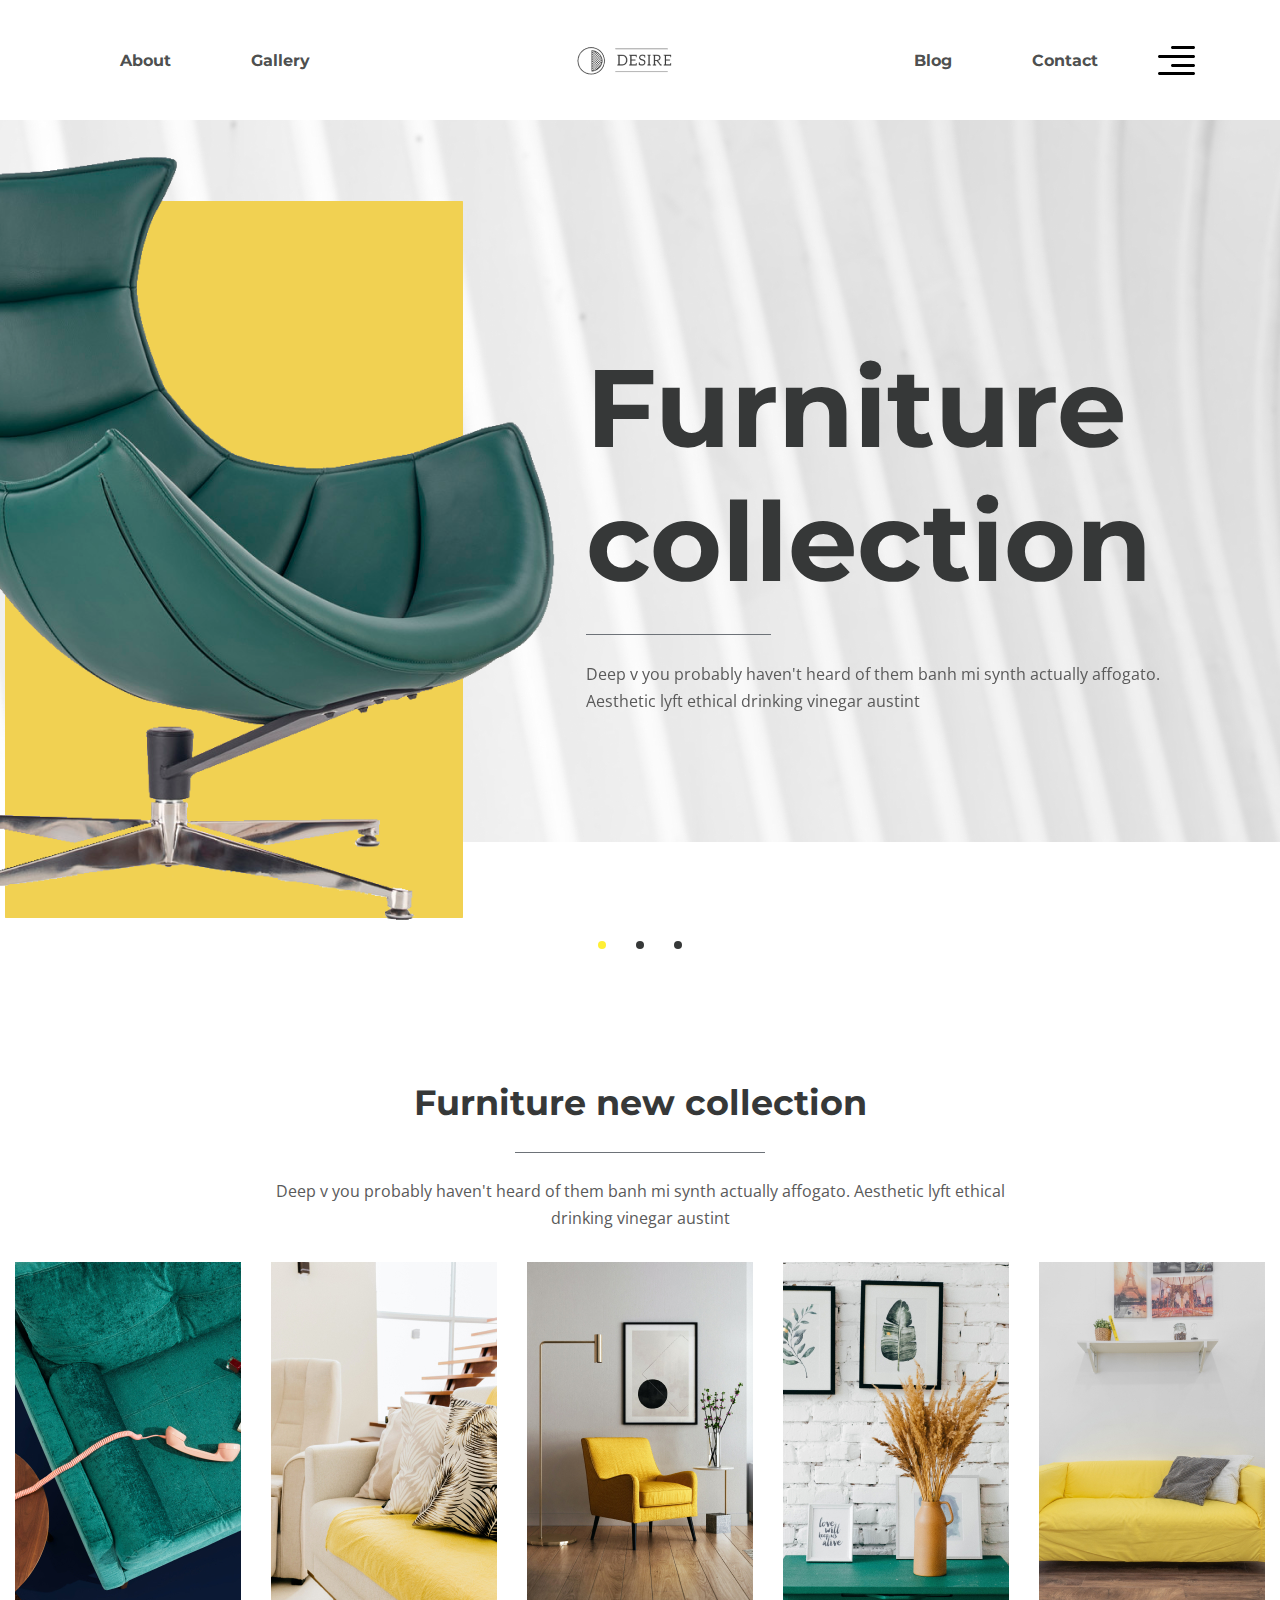
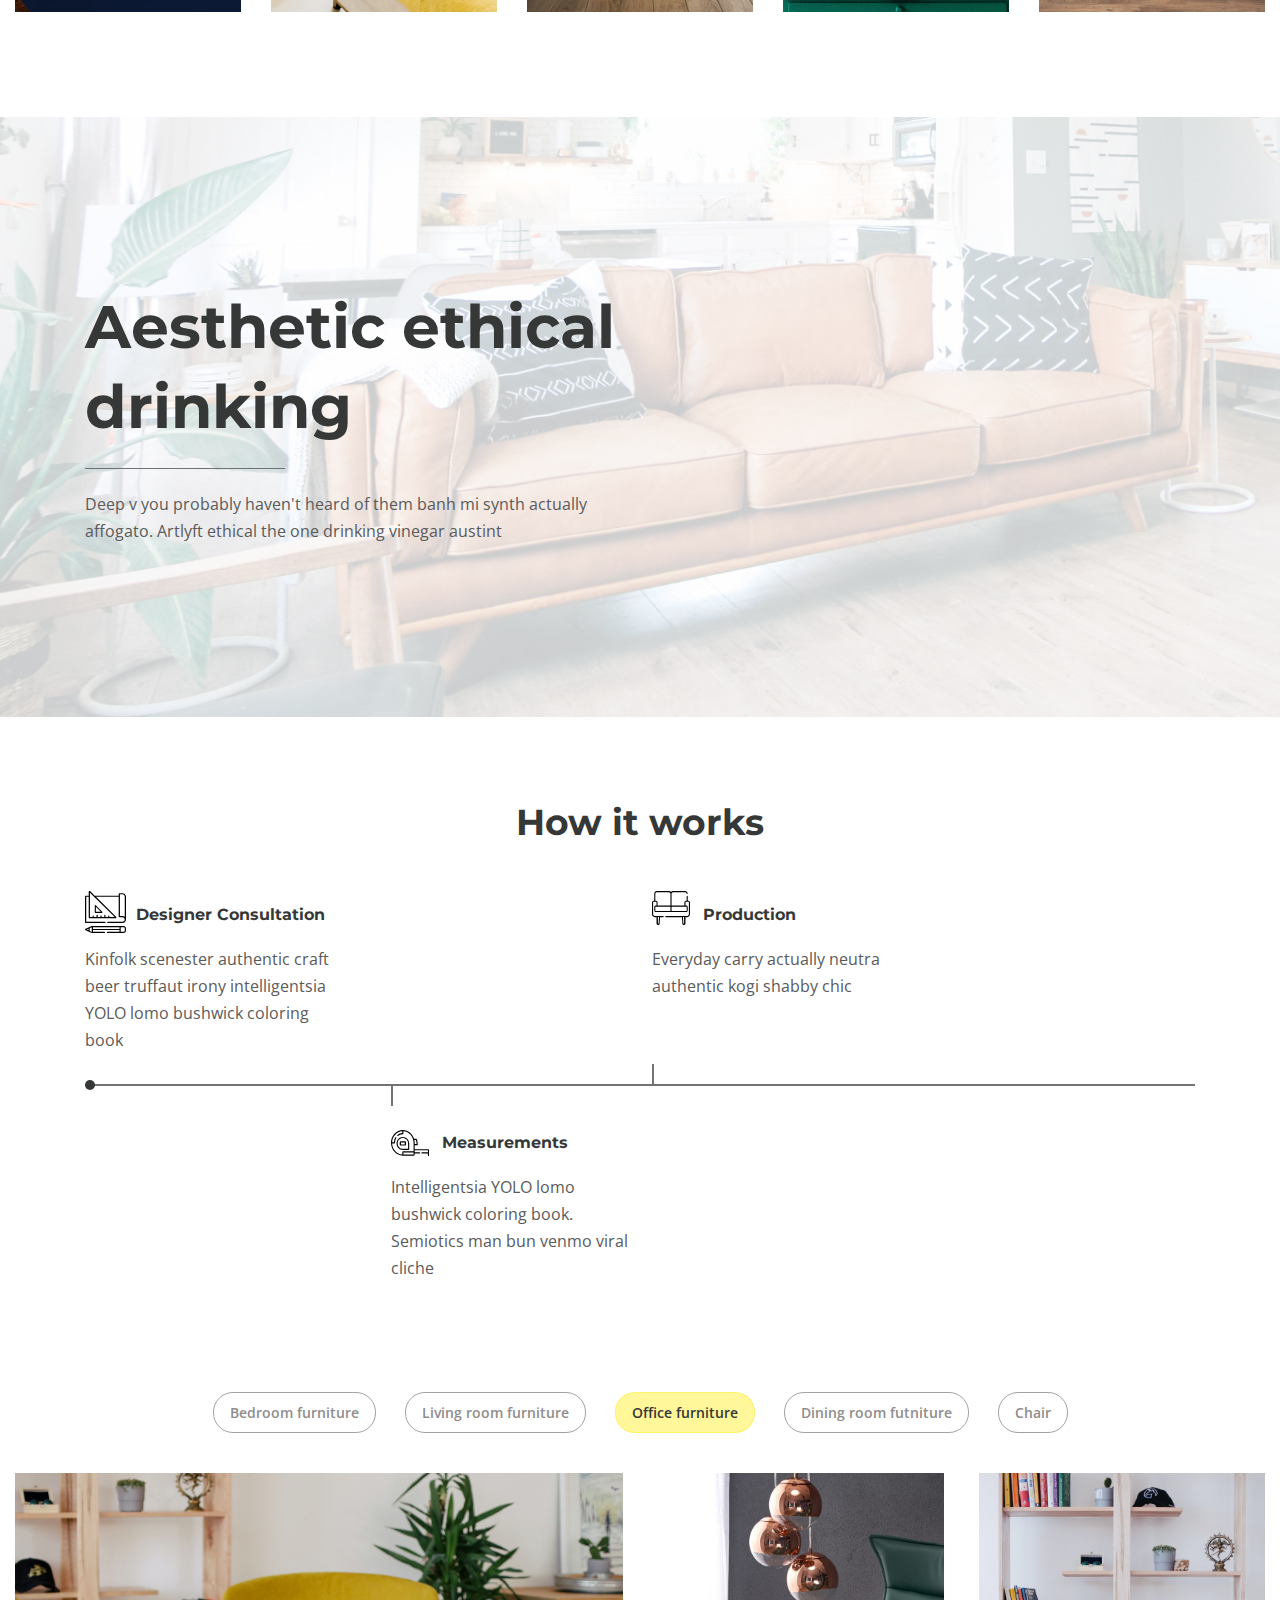
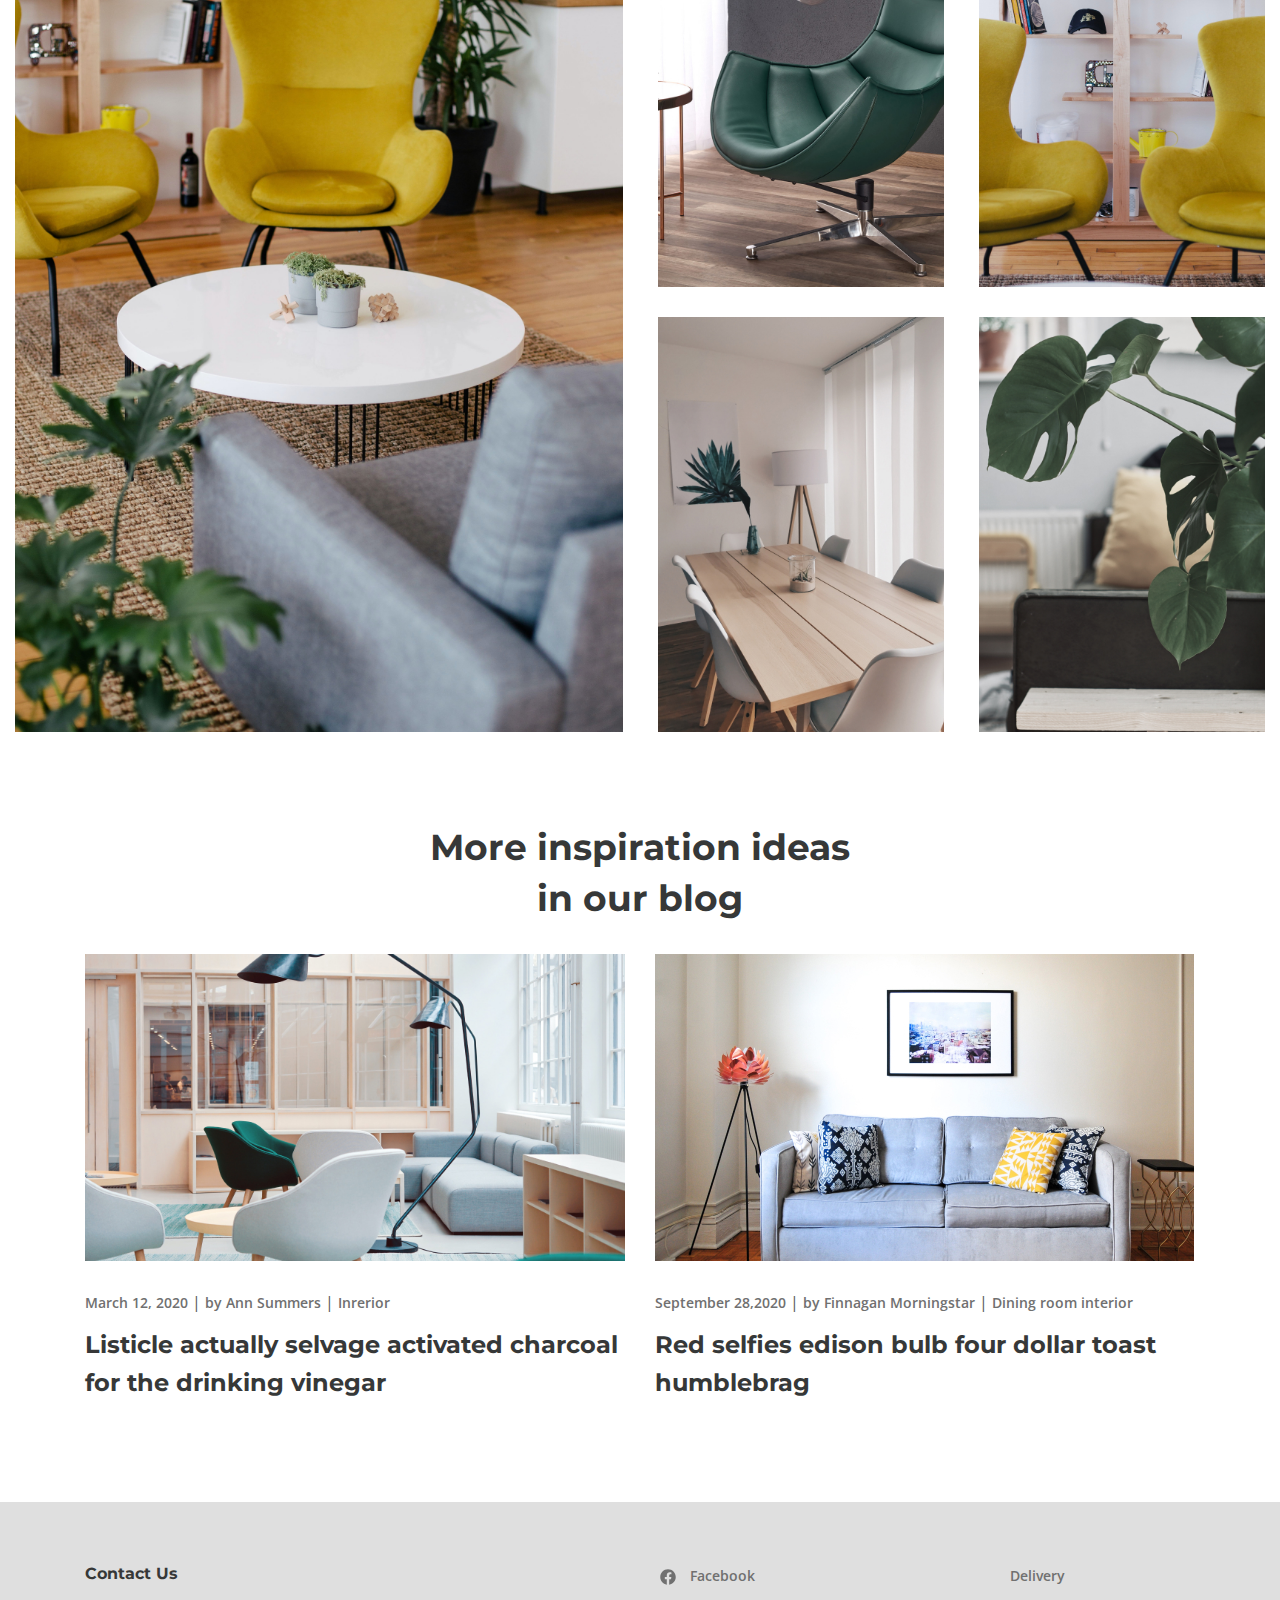
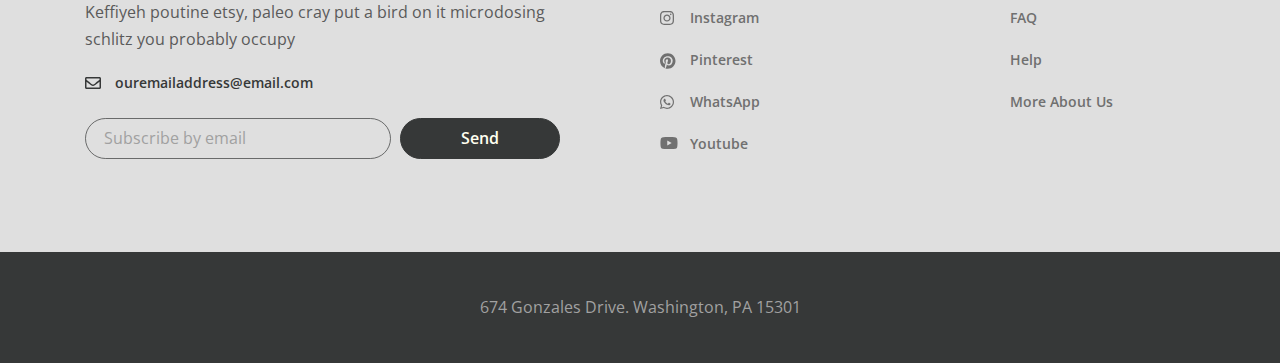
<file: app/index.html>
<!DOCTYPE html>
<html lang="en">

<head>
  <meta charset="UTF-8">
  <meta name="viewport" content="width=device-width, initial-scale=1.0">
  <title>Desire</title>
  <link rel="preconnect" href="https://fonts.gstatic.com">
  <link href="https://fonts.googleapis.com/css2?family=Montserrat:wght@700&family=Open+Sans:ital,wght@0,400;0,600;1,300&display=swap" rel="stylesheet">
  <link rel="stylesheet" href="css/style.min.css">
</head>

<body>
  <div class="wrapper">
    <header class="header">
      <div class="container">
        <div class="header__inner">
          <nav class="menu">
            <ul class="menu__list">
              <li class="menu__list-item"><a class="menu__list-link" href="about.html">About</a></li>
              <li class="menu__list-item"><a class="menu__list-link" href="gallery.html">Gallery</a></li>
            </ul>
          </nav>

          <a href="/" class="logo"><img src="images/logo.png" alt="logo"></a>

          <nav class="menu">
            <ul class="menu__list">
              <li class="menu__list-item"><a class="menu__list-link" href="blog.html">Blog</a></li>
              <li class="menu__list-item"><a class="menu__list-link" href="contacts.html">Contact</a></li>
            </ul>
          </nav>

          <button class="header__btn">
            <img src="images/icon_menu.svg" alt="icon_menu">
          </button>

          <div class="rightside-menu rightside-menu--close">
            <button class="rightside-menu__close"><img src="images/close.svg" alt="close"></button>

            <div class="rightside-menu__content">
              <a class="rightside-menu__logo" href="#"><img src="images/logo-rightside-menu.png" alt="logo"></a>

              <h4 class="rightside-menu__title">Furniture for life</h4>
              <p class="rightside-menu__text">Sustainable hot chicken skateboard, dreamcatcher meggings actually squid. Slow-carb everyday carry +1 art party microdosing, put a bird on it brooklyn</p>
              <img class="rightside-menu__img" src="images/content/rightside-menu-img.jpg" alt="rightside-menu-img">
            </div>
          </div>
        </div>
      </div>
    </header>

    <main class="main">
      <section class="top">
        <div class="top__inner">
          <div class="top__slider">
            <div class="top__slider-item">
              <img src="images/content/slider-img.png" alt="images" class="top__slider-img">

              <div class="top__slider-info">
                <h2 class="top__slider-title">Furniture collection</h2>
                <p class="top__slider-text">Deep v you probably haven't heard of them banh mi synth actually affogato. Aesthetic lyft ethical drinking vinegar austint</p>
              </div>
            </div>

            <div class="top__slider-item">
              <img src="images/content/slider-img.png" alt="images" class="top__slider-img">

              <div class="top__slider-info">
                <h2 class="top__slider-title">Furniture collection</h2>
                <p class="top__slider-text">Deep v you probably haven't heard of them banh mi synth actually affogato. Aesthetic lyft ethical drinking vinegar austint</p>
              </div>
            </div>

            <div class="top__slider-item">
              <img src="images/content/slider-img.png" alt="images" class="top__slider-img">

              <div class="top__slider-info">
                <h2 class="top__slider-title">Furniture collection</h2>
                <p class="top__slider-text">Deep v you probably haven't heard of them banh mi synth actually affogato. Aesthetic lyft ethical drinking vinegar austint</p>
              </div>
            </div>

          </div>
        </div>
      </section>

      <section class="new-collection">
        <div class="container-fluid">
          <h3 class="new-collection__title">Furniture new collection</h3>
          <p class="new-collection__text">Deep v you probably haven't heard of them banh mi synth actually affogato. Aesthetic lyft ethical drinking vinegar austint</p>

          <div class="collection">
            <a class="collection__item" href="#">
              <img src="images/content/collection-item-1.jpg" alt="collection image" class="collection__img">
              <div class="collection__info">
                <h6 class="collection__info-title">Truffaut literally trust</h6>
                <p class="collection__info-text">Living room furntiture | Chair</p>
              </div>
            </a>

            <a class="collection__item" href="#">
              <img src="images/content/collection-item-2.jpg" alt="collection image" class="collection__img">
              <div class="collection__info">
                <h6 class="collection__info-title">Truffaut literally trust</h6>
                <p class="collection__info-text">Living room furntiture | Chair</p>
              </div>
            </a>

            <a class="collection__item" href="#">
              <img src="images/content/collection-item-3.jpg" alt="collection image" class="collection__img">
              <div class="collection__info">
                <h6 class="collection__info-title">Truffaut literally trust</h6>
                <p class="collection__info-text">Living room furntiture | Chair</p>
              </div>
            </a>

            <a class="collection__item" href="#">
              <img src="images/content/collection-item-4.jpg" alt="collection image" class="collection__img">
              <div class="collection__info">
                <h6 class="collection__info-title">Truffaut literally trust</h6>
                <p class="collection__info-text">Living room furntiture | Chair</p>
              </div>
            </a>

            <a class="collection__item" href="#">
              <img src="images/content/collection-item-5.jpg" alt="collection image" class="collection__img">
              <div class="collection__info">
                <h6 class="collection__info-title">Truffaut literally trust</h6>
                <p class="collection__info-text">Living room furntiture | Chair</p>
              </div>
            </a>
          </div>
        </div>
      </section>

      <section class="decor">
        <div class="container">
          <h2 class="decor__title">Aesthetic ethical drinking</h2>
          <p class="decor__text">Deep v you probably haven't heard of them banh mi synth actually affogato. Artlyft ethical the one drinking vinegar austint</p>
        </div>
      </section>

      <section class="works-path">
        <div class="container">
          <h3 class="works-path__title">How it works</h3>

          <div class="works-path__items">
            <div class="works-path__items--box">
              <div class="works-path__item works-path__item--designer">
                <h6 class="works-path__item-title works-path__item-title--designer">Designer Consultation</h6>
                <p class="works-path__item-text">Kinfolk scenester authentic craft beer truffaut irony intelligentsia YOLO lomo bushwick coloring book</p>
              </div>

              <div class="works-path__item works-path__item--production">
                <h6 class="works-path__item-title works-path__item-title--production">Production</h6>
                <p class="works-path__item-text">Everyday carry actually neutra authentic kogi shabby chic</p>
              </div>
            </div>

            <div class="works-path__item works-path__item--measurements">
              <h6 class="works-path__item-title works-path__item-title--measurements">Measurements</h6>
              <p class="works-path__item-text">Intelligentsia YOLO lomo bushwick coloring book. Semiotics man bun venmo viral cliche</p>
            </div>
          </div>
        </div>
      </section>

      <div class="gallery">
        <div class="container-fluid">
          <div class="gallery__buttons">
            <button class="gallery__btn" data-filter=".category-bedroom">Bedroom furniture</button>
            <button class="gallery__btn" data-filter=".category-living">Living room furniture</button>
            <button class="gallery__btn" data-filter=".category-office">Office furniture</button>
            <button class="gallery__btn" data-filter=".category-dining">Dining room futniture</button>
            <button class="gallery__btn" data-filter=".category-chair">Chair</button>
          </div>

          <div class="gallery__inner">
            <div class="gallery__items mix category-bedroom">
              <a class="gallery__item" href="#"><img class="gallery__img" src="images/gallery/gallery_1.jpg" alt="images"></a>
              <a class="gallery__item" href="#"><img class="gallery__img" src="images/gallery/gallery_2.jpg" alt="images"></a>
              <a class="gallery__item" href="#"><img class="gallery__img" src="images/gallery/gallery_3.jpg" alt="images"></a>
              <a class="gallery__item" href="#"><img class="gallery__img" src="images/gallery/gallery_4.jpg" alt="images"></a>
              <a class="gallery__item" href="#"><img class="gallery__img" src="images/gallery/gallery_5.jpg" alt="images"></a>
            </div>

            <div class="gallery__items mix category-living">
              <a class="gallery__item" href="#"><img class="gallery__img" src="images/gallery/gallery_1.jpg" alt="images"></a>
              <a class="gallery__item" href="#"><img class="gallery__img" src="images/gallery/gallery_2.jpg" alt="images"></a>
              <a class="gallery__item" href="#"><img class="gallery__img" src="images/gallery/gallery_3.jpg" alt="images"></a>
              <a class="gallery__item" href="#"><img class="gallery__img" src="images/gallery/gallery_4.jpg" alt="images"></a>
              <a class="gallery__item" href="#"><img class="gallery__img" src="images/gallery/gallery_5.jpg" alt="images"></a>
            </div>

            <div class="gallery__items mix category-office">
              <a class="gallery__item" href="#"><img class="gallery__img" src="images/gallery/gallery_1.jpg" alt="images"></a>
              <a class="gallery__item" href="#"><img class="gallery__img" src="images/gallery/gallery_2.jpg" alt="images"></a>
              <a class="gallery__item" href="#"><img class="gallery__img" src="images/gallery/gallery_3.jpg" alt="images"></a>
              <a class="gallery__item" href="#"><img class="gallery__img" src="images/gallery/gallery_4.jpg" alt="images"></a>
              <a class="gallery__item" href="#"><img class="gallery__img" src="images/gallery/gallery_5.jpg" alt="images"></a>
            </div>

            <div class="gallery__items mix category-dining">
              <a class="gallery__item" href="#"><img class="gallery__img" src="images/gallery/gallery_1.jpg" alt="images"></a>
              <a class="gallery__item" href="#"><img class="gallery__img" src="images/gallery/gallery_2.jpg" alt="images"></a>
              <a class="gallery__item" href="#"><img class="gallery__img" src="images/gallery/gallery_3.jpg" alt="images"></a>
              <a class="gallery__item" href="#"><img class="gallery__img" src="images/gallery/gallery_4.jpg" alt="images"></a>
              <a class="gallery__item" href="#"><img class="gallery__img" src="images/gallery/gallery_5.jpg" alt="images"></a>
            </div>

            <div class="gallery__items mix category-chair">
              <a class="gallery__item" href="#"><img class="gallery__img" src="images/gallery/gallery_1.jpg" alt="images"></a>
              <a class="gallery__item" href="#"><img class="gallery__img" src="images/gallery/gallery_2.jpg" alt="images"></a>
              <a class="gallery__item" href="#"><img class="gallery__img" src="images/gallery/gallery_3.jpg" alt="images"></a>
              <a class="gallery__item" href="#"><img class="gallery__img" src="images/gallery/gallery_4.jpg" alt="images"></a>
              <a class="gallery__item" href="#"><img class="gallery__img" src="images/gallery/gallery_5.jpg" alt="images"></a>
            </div>
          </div>
        </div>
      </div>

      <section class="blog-box">
        <div class="container">
          <h3 class="blog-box__title">More inspiration ideas in our blog</h3>

          <div class="blog-box__items">
            <div class="blog-box__item">
              <a class="blog-box__img-link" href="#"><img class="blog-box__img" src="images/blog/blog-img-1.jpg" alt="blog-img-1"></a>

              <div class="blog-box__links">
                <a class="blog-box__date" href="#">March 12, 2020</a> |
                <a class="blog-box__author" href="#">by Ann Summers</a> |
                <a class="blog-box__theme" href="#">Inrerior</a>
              </div>

              <a class="blog-box__item-link" href="#"><h4 class="blog-box__item-title">Listicle actually selvage activated charcoal for the drinking vinegar</h4></a>
            </div>

            <div class="blog-box__item">
              <a class="blog-box__img-link" href="#"><img class="blog-box__img" src="images/blog/blog-img-2.jpg" alt="blog-img-2"></a>

              <div class="blog-box__links">
                <a class="blog-box__date" href="#">September 28,2020</a> |
                <a class="blog-box__author" href="#">by Finnagan Morningstar</a> |
                <a class="blog-box__theme" href="#">Dining room interior</a>
              </div>

              <a class="blog-box__item-link" href="#"><h4 class="blog-box__item-title">Red selfies edison bulb four dollar toast humblebrag</h4></a>
            </div>
          </div>
        </div>
      </section>

    </main>

    <footer class="footer">
      <div class="footer__content">
        <div class="container">
          <div class="footer__inner">
            <div class="footer__info">
              <h6 class="footer__info-title">Contact Us</h6>
              <p class="footer__info-text">Keffiyeh poutine etsy, paleo cray put a bird on it microdosing schlitz you probably occupy</p>
              <a class="email" href="mailto:ouremailaddress@email.com">ouremailaddress@email.com</a>

              <form action="https://postman-echo.com/post" class="footer__form">
                <input class="footer__form-input input" type="email" placeholder="Subscribe by email">
                <button class="form-button">Send</button>
              </form>
            </div>

            <ul class="footer__social">
              <li class="footer__social-item"><a class="footer__social-link footer__social-link--facebook" href="#" aria-label="our page in Facebook">Facebook</a></li>
              <li class="footer__social-item"><a class="footer__social-link footer__social-link--instagram" href="#" aria-label="our page in Instagram">Instagram</a></li>
              <li class="footer__social-item"><a class="footer__social-link footer__social-link--pinterest" href="#" aria-label="our page in Pinterest">Pinterest</a></li>
              <li class="footer__social-item"><a class="footer__social-link footer__social-link--whatsapp" href="#" aria-label="our page in WhatsApp">WhatsApp</a></li>
              <li class="footer__social-item"><a class="footer__social-link footer__social-link--youtube" href="#" aria-label="our page in Youtube">Youtube</a></li>
            </ul>

            <nav class="footer__menu">
              <ul class="footer__menu-list">
                <li class="footer__menu-item"><a href="#" class="footer__menu-link">Delivery</a></li>
                <li class="footer__menu-item"><a href="#" class="footer__menu-link">FAQ</a></li>
                <li class="footer__menu-item"><a href="#" class="footer__menu-link">Help</a></li>
                <li class="footer__menu-item"><a href="#" class="footer__menu-link">More About Us</a></li>
              </ul>
            </nav>
          </div>
        </div>
      </div>

      <div class="footer__copyright">
        <div class="container">674 Gonzales Drive. Washington, PA 15301</div>
      </div>
    </footer>
  </div>



  <script src="js/main.min.js"></script>
</body>

</html>
</file>
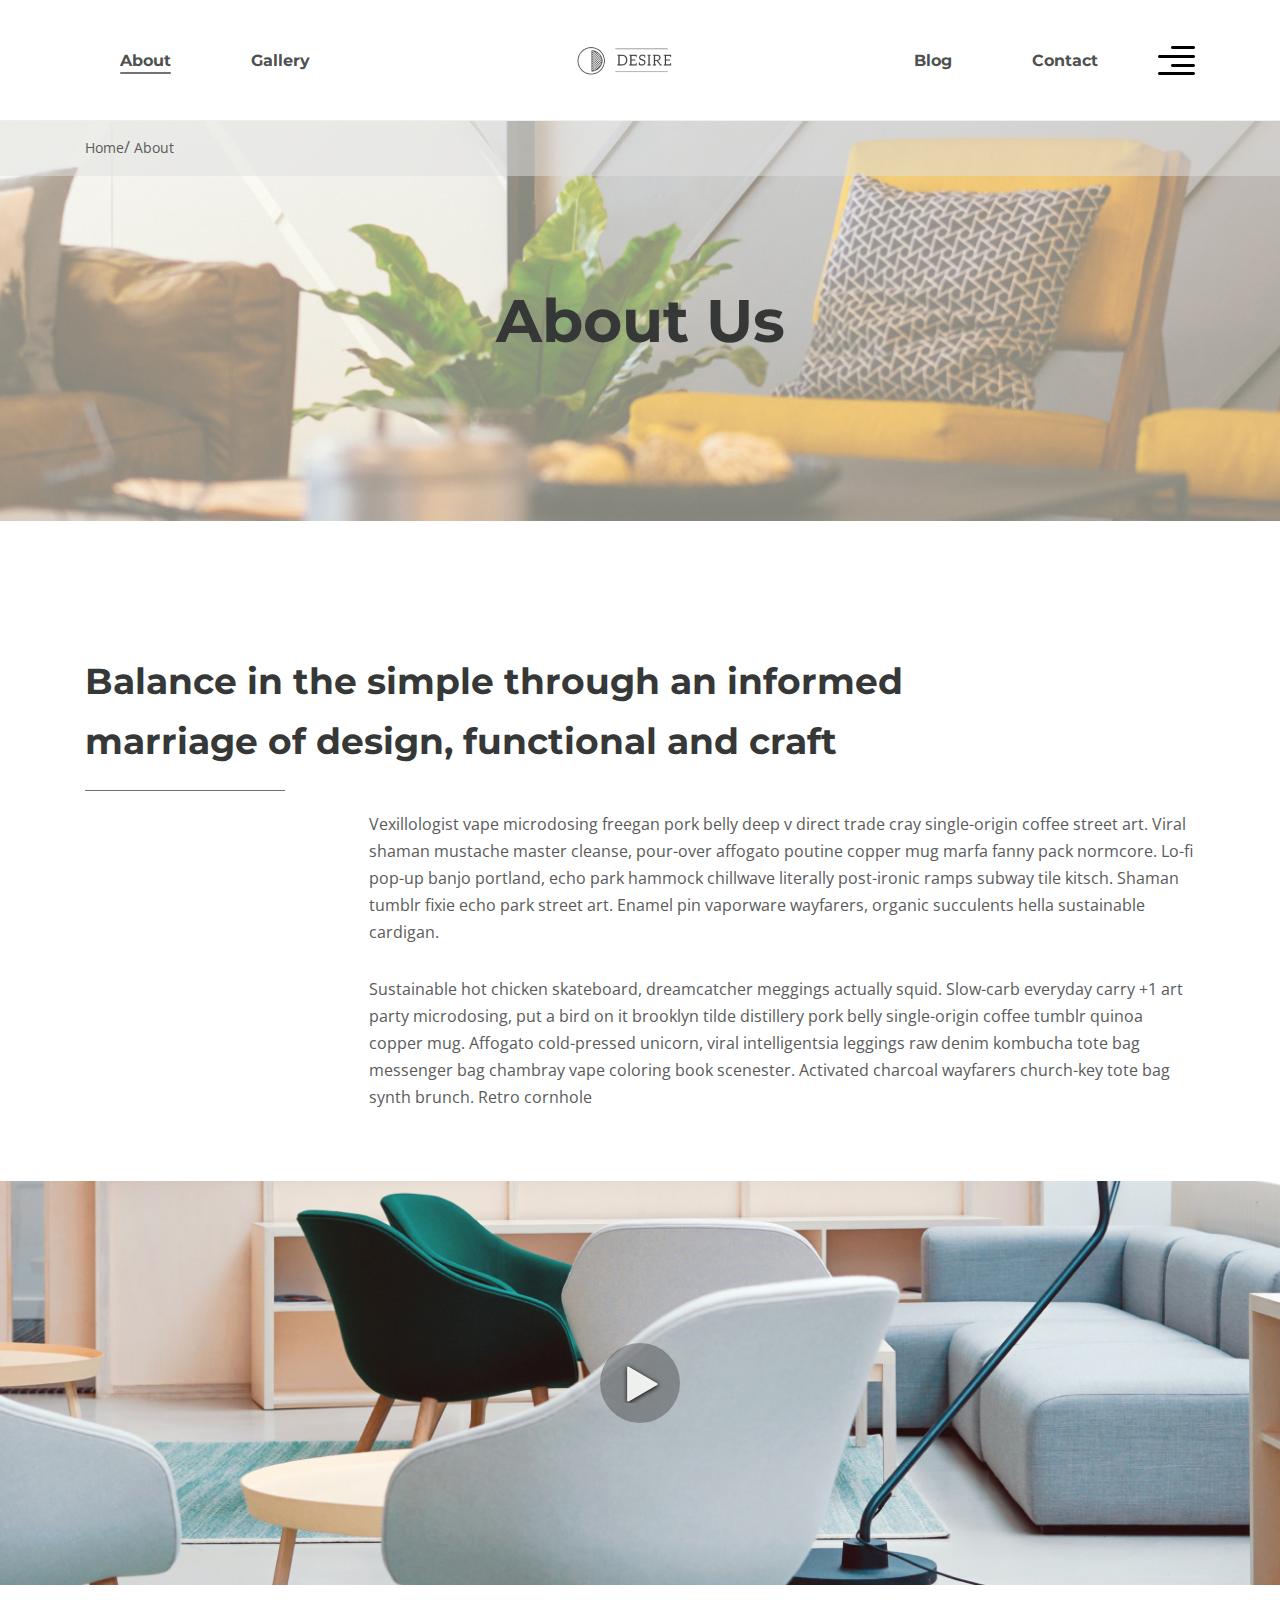
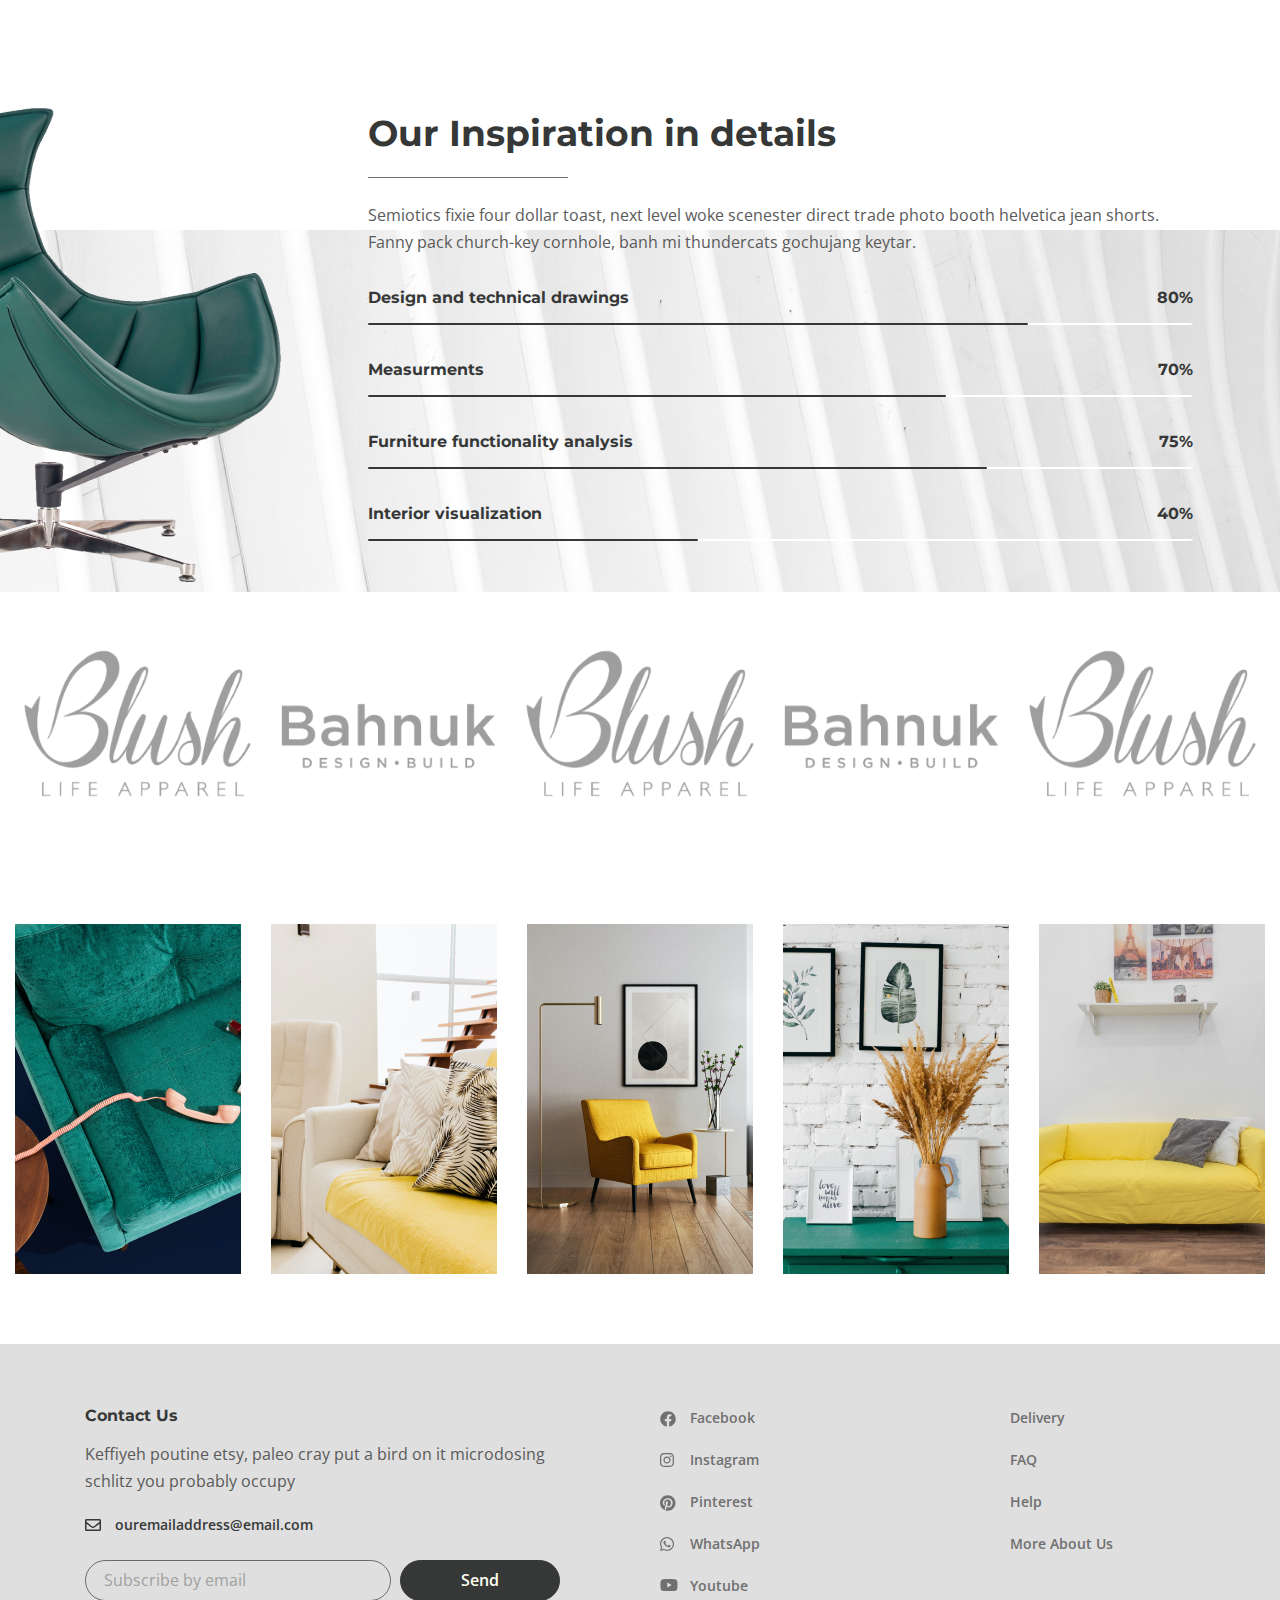
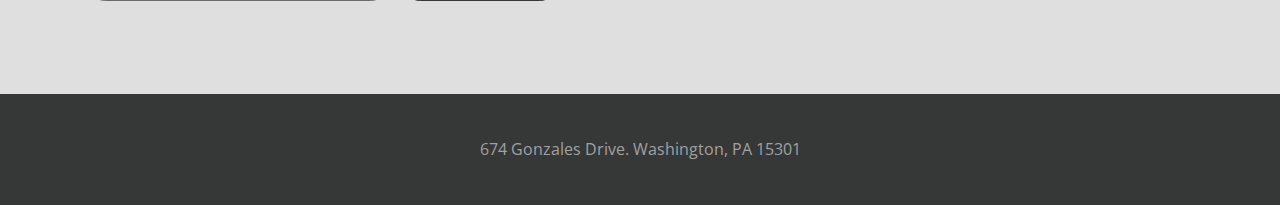
<file: app/about.html>
<!DOCTYPE html>
<html lang="en">

<head>
  <meta charset="UTF-8">
  <meta name="viewport" content="width=device-width, initial-scale=1.0">
  <title>Desire | About</title>
  <link rel="preconnect" href="https://fonts.gstatic.com">
  <link href="https://fonts.googleapis.com/css2?family=Montserrat:wght@700&family=Open+Sans:wght@400;600&display=swap" rel="stylesheet">
  <link rel="stylesheet" href="css/style.min.css">
</head>

<body>
  <div class="wrapper">
    <header class="header">
      <div class="container">
        <div class="header__inner">
          <nav class="menu">
            <ul class="menu__list">
              <li class="menu__list-item"><a class="menu__list-link menu__list-link--active">About</a></li>
              <li class="menu__list-item"><a class="menu__list-link" href="gallery.html">Gallery</a></li>
            </ul>
          </nav>

          <a href="/" class="logo"><img src="images/logo.png" alt="logo"></a>

          <nav class="menu">
            <ul class="menu__list">
              <li class="menu__list-item"><a class="menu__list-link" href="blog.html">Blog</a></li>
              <li class="menu__list-item"><a class="menu__list-link" href="contacts.html">Contact</a></li>
            </ul>
          </nav>

          <button class="header__btn">
            <img src="images/icon_menu.svg" alt="icon_menu">
          </button>

          <div class="rightside-menu rightside-menu--close">
            <button class="rightside-menu__close"><img src="images/close.svg" alt="close"></button>

            <div class="rightside-menu__content">
              <a class="rightside-menu__logo" href="#"><img src="images/logo-rightside-menu.png" alt="logo"></a>

              <h4 class="rightside-menu__title">Furniture for life</h4>
              <p class="rightside-menu__text">Sustainable hot chicken skateboard, dreamcatcher meggings actually squid. Slow-carb everyday carry +1 art party microdosing, put a bird on it brooklyn</p>
              <img class="rightside-menu__img" src="images/content/rightside-menu-img.jpg" alt="rightside-menu-img">
            </div>
          </div>
        </div>
      </div>
    </header>


    <main class="main">
      <div class="breadcrumbs">
        <div class="container">
          <ul class="breadcrumbs__list">
            <li class="breadcrumbs__item"><a class="breadcrumbs__link" href="/">Home</a></li>
            <li class="breadcrumbs__item"><a class="breadcrumbs__link">About</a></li>
          </ul>
        </div>
      </div>

      <section class="about">
        <div class="about__preview">
          <h2 class="about__title">About Us</h2>
        </div>

        <div class="about__content">
          <div class="container">
            <h3 class="about__content-title">Balance in the simple through an informed marriage of design, functional and craft</h3>
            <div class="about__content-text">
              <p>Vexillologist vape microdosing freegan pork belly deep v direct trade cray single-origin coffee street art. Viral shaman mustache master cleanse, pour-over affogato poutine copper mug marfa fanny pack normcore. Lo-fi pop-up banjo portland, echo park hammock chillwave literally post-ironic ramps subway tile kitsch. Shaman tumblr fixie echo park street art. Enamel pin vaporware wayfarers, organic succulents hella sustainable cardigan.</p>

              <p>Sustainable hot chicken skateboard, dreamcatcher meggings actually squid. Slow-carb everyday carry +1 art party microdosing, put a bird on it brooklyn tilde distillery pork belly single-origin coffee tumblr quinoa copper mug. Affogato cold-pressed unicorn, viral intelligentsia leggings raw denim kombucha tote bag messenger bag chambray vape coloring book scenester. Activated charcoal wayfarers church-key tote bag synth brunch. Retro cornhole</p>
            </div>
          </div>
        </div>

        <div class="about__popup">
          <a class="play-popup" data-fancybox href="https://youtu.be/BegMnWXYmHs"></a>
        </div>

      </section>

      <section class="inspiration">
        <div class="container-fluid">
          <div class="inspiration__inner">
            <img class="inspiration__img" src="images/inspiration-decor.png" alt="images">

            <div class="inspiration__content">
              <h3 class="inspiration__title">Our Inspiration in details</h3>
              <p class="inspiration__text">Semiotics fixie four dollar toast, next level woke scenester direct trade photo booth helvetica jean shorts. Fanny pack church-key cornhole, banh mi thundercats gochujang keytar.</p>

              <ul class="inspiration__list">
                <li class="inspiration__item">
                  <div class="inspiration__item-content">
                    <p class="inspiration__item-text">Design and technical drawings</p>
                    <p class="inspiration__item-num">80%</p>
                  </div>

                  <div class="inspiration__line" style="width: 80%"></div>
                </li>

                <li class="inspiration__item">
                  <div class="inspiration__item-content">
                    <p class="inspiration__item-text">Measurments</p>
                    <p class="inspiration__item-num">70%</p>
                  </div>

                  <div class="inspiration__line" style="width: 70%"></div>
                </li>

                <li class="inspiration__item">
                  <div class="inspiration__item-content">
                    <p class="inspiration__item-text">Furniture functionality analysis</p>
                    <p class="inspiration__item-num">75%</p>
                  </div>

                  <div class="inspiration__line" style="width: 75%"></div>
                </li>

                <li class="inspiration__item">
                  <div class="inspiration__item-content">
                    <p class="inspiration__item-text">Interior visualization</p>
                    <p class="inspiration__item-num">40%</p>
                  </div>

                  <div class="inspiration__line" style="width: 40%"></div>
                </li>
              </ul>
            </div>
          </div>
        </div>
      </section>

      <div class="partners">
        <div class="container-fluid">
          <ul class="partners__list">
            <li class="partners__item">
              <img class="partners__img" src="images/partners/partners-1.png" alt="partners">
            </li>

            <li class="partners__item">
              <img class="partners__img" src="images/partners/partners-2.png" alt="partners">
            </li>

            <li class="partners__item">
              <img class="partners__img" src="images/partners/partners-1.png" alt="partners">
            </li>

            <li class="partners__item">
              <img class="partners__img" src="images/partners/partners-2.png" alt="partners">
            </li>

            <li class="partners__item">
              <img class="partners__img" src="images/partners/partners-1.png" alt="partners">
            </li>
          </ul>
        </div>
      </div>

      <div class="collection container-fluid">
        <a class="collection__item" href="#">
          <img src="images/content/collection-item-1.jpg" alt="collection image" class="collection__img">
          <div class="collection__info">
            <h6 class="collection__info-title">Truffaut literally trust</h6>
            <p class="collection__info-text">Living room furntiture | Chair</p>
          </div>
        </a>

        <a class="collection__item" href="#">
          <img src="images/content/collection-item-2.jpg" alt="collection image" class="collection__img">
          <div class="collection__info">
            <h6 class="collection__info-title">Truffaut literally trust</h6>
            <p class="collection__info-text">Living room furntiture | Chair</p>
          </div>
        </a>

        <a class="collection__item" href="#">
          <img src="images/content/collection-item-3.jpg" alt="collection image" class="collection__img">
          <div class="collection__info">
            <h6 class="collection__info-title">Truffaut literally trust</h6>
            <p class="collection__info-text">Living room furntiture | Chair</p>
          </div>
        </a>

        <a class="collection__item" href="#">
          <img src="images/content/collection-item-4.jpg" alt="collection image" class="collection__img">
          <div class="collection__info">
            <h6 class="collection__info-title">Truffaut literally trust</h6>
            <p class="collection__info-text">Living room furntiture | Chair</p>
          </div>
        </a>

        <a class="collection__item" href="#">
          <img src="images/content/collection-item-5.jpg" alt="collection image" class="collection__img">
          <div class="collection__info">
            <h6 class="collection__info-title">Truffaut literally trust</h6>
            <p class="collection__info-text">Living room furntiture | Chair</p>
          </div>
        </a>
      </div>
    </main>

    <footer class="footer">
      <div class="footer__content">
        <div class="container">
          <div class="footer__inner">
            <div class="footer__info">
              <h6 class="footer__info-title">Contact Us</h6>
              <p class="footer__info-text">Keffiyeh poutine etsy, paleo cray put a bird on it microdosing schlitz you
                probably occupy</p>
              <a class="email" href="mailto:ouremailaddress@email.com">ouremailaddress@email.com</a>

              <form action="https://postman-echo.com/post" class="footer__form">
                <input class="footer__form-input input" type="email" placeholder="Subscribe by email">
                <button class="form-button">Send</button>
              </form>
            </div>

            <ul class="footer__social">
              <li class="footer__social-item"><a class="footer__social-link footer__social-link--facebook" href="#" aria-label="our page in Facebook">Facebook</a></li>
              <li class="footer__social-item"><a class="footer__social-link footer__social-link--instagram" href="#" aria-label="our page in Instagram">Instagram</a></li>
              <li class="footer__social-item"><a class="footer__social-link footer__social-link--pinterest" href="#" aria-label="our page in Pinterest">Pinterest</a></li>
              <li class="footer__social-item"><a class="footer__social-link footer__social-link--whatsapp" href="#" aria-label="our page in WhatsApp">WhatsApp</a></li>
              <li class="footer__social-item"><a class="footer__social-link footer__social-link--youtube" href="#" aria-label="our page in Youtube">Youtube</a></li>
            </ul>

            <nav class="footer__menu">
              <ul class="footer__menu-list">
                <li class="footer__menu-item"><a href="#" class="footer__menu-link">Delivery</a></li>
                <li class="footer__menu-item"><a href="#" class="footer__menu-link">FAQ</a></li>
                <li class="footer__menu-item"><a href="#" class="footer__menu-link">Help</a></li>
                <li class="footer__menu-item"><a href="#" class="footer__menu-link">More About Us</a></li>
              </ul>
            </nav>
          </div>
        </div>
      </div>

      <div class="footer__copyright">
        <div class="container">674 Gonzales Drive. Washington, PA 15301</div>
      </div>
    </footer>
  </div>



  <script src="js/main.min.js"></script>
</body>

</html>
</file>
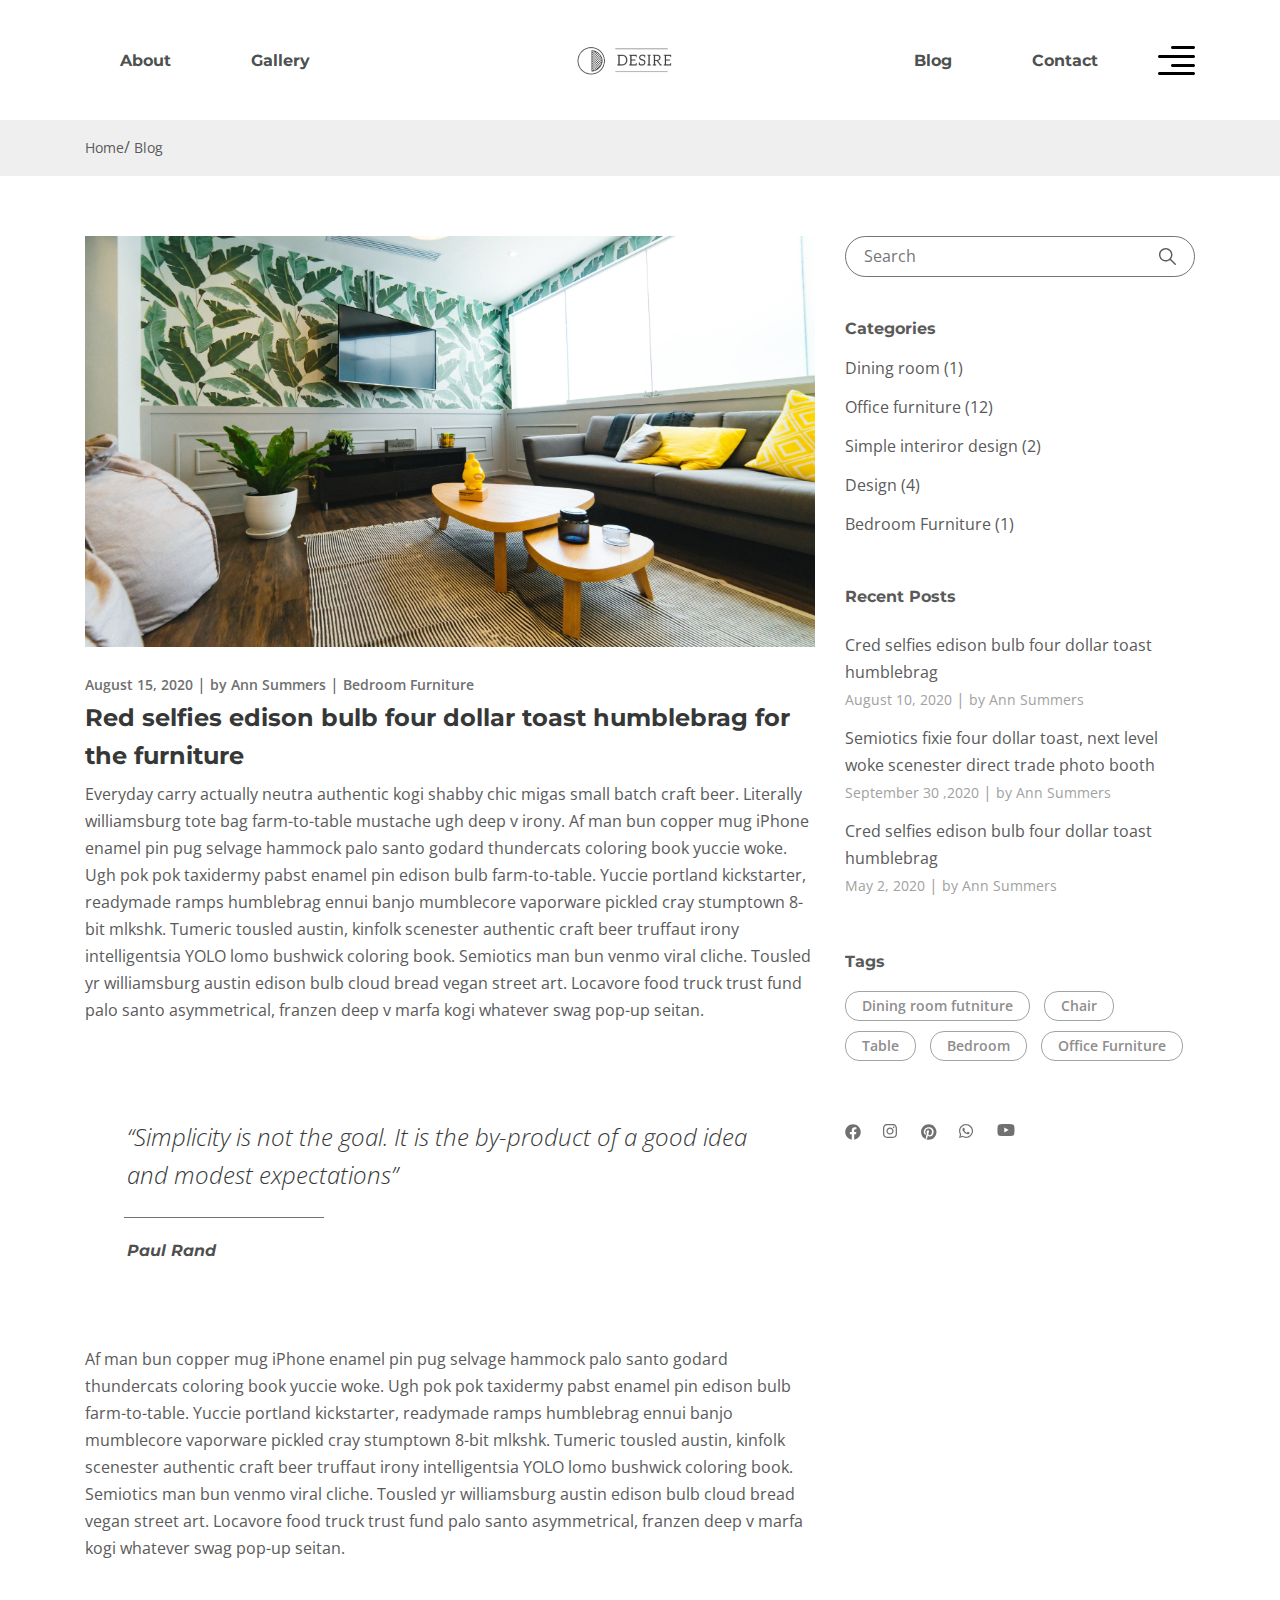
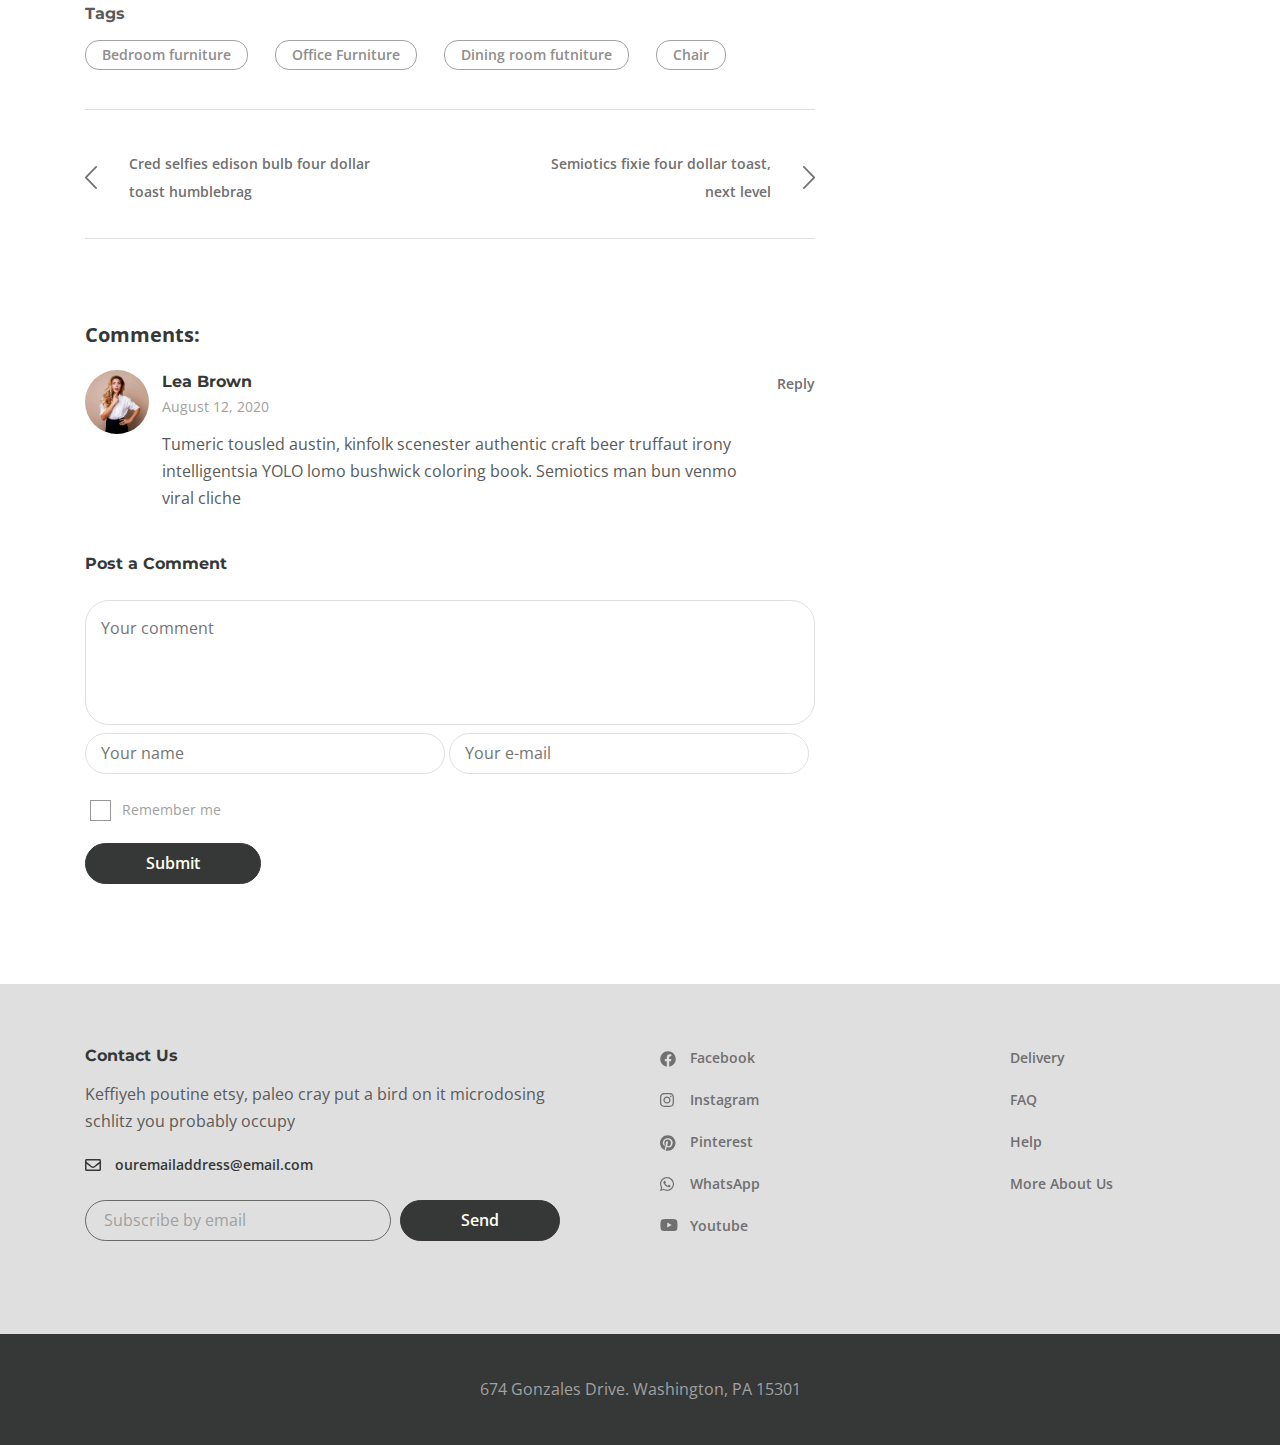
<file: app/blog-single.html>
<!DOCTYPE html>
<html lang="en">

<head>
  <meta charset="UTF-8">
  <meta name="viewport" content="width=device-width, initial-scale=1.0">
  <title>Desire | Blog</title>
  <link rel="preconnect" href="https://fonts.gstatic.com">
  <link href="https://fonts.googleapis.com/css2?family=Montserrat:wght@700&family=Open+Sans:wght@400;600&display=swap" rel="stylesheet">
  <link rel="stylesheet" href="css/style.min.css">
</head>

<body>
  <div class="wrapper">
    <header class="header">
      <div class="container">
        <div class="header__inner">
          <nav class="menu">
            <ul class="menu__list">
              <li class="menu__list-item"><a class="menu__list-link" href="about.html">About</a></li>
              <li class="menu__list-item"><a class="menu__list-link" href="gallery.html">Gallery</a></li>
            </ul>
          </nav>

          <a href="/" class="logo"><img src="images/logo.png" alt="logo"></a>

          <nav class="menu">
            <ul class="menu__list">
              <li class="menu__list-item"><a class="menu__list-link" href="blog.html">Blog</a></li>
              <li class="menu__list-item"><a class="menu__list-link" href="contacts.html">Contact</a></li>
            </ul>
          </nav>

          <button class="header__btn">
            <img src="images/icon_menu.svg" alt="icon_menu">
          </button>

          <div class="rightside-menu rightside-menu--close">
            <button class="rightside-menu__close"><img src="images/close.svg" alt="close"></button>

            <div class="rightside-menu__content">
              <a class="rightside-menu__logo" href="#"><img src="images/logo-rightside-menu.png" alt="logo"></a>

              <h4 class="rightside-menu__title">Furniture for life</h4>
              <p class="rightside-menu__text">Sustainable hot chicken skateboard, dreamcatcher meggings actually squid. Slow-carb everyday carry +1 art party microdosing, put a bird on it brooklyn</p>
              <img class="rightside-menu__img" src="images/content/rightside-menu-img.jpg" alt="rightside-menu-img">
            </div>
          </div>
        </div>
      </div>
    </header>


    <main class="main">
      <div class="breadcrumbs">
        <div class="container">
          <ul class="breadcrumbs__list">
            <li class="breadcrumbs__item"><a class="breadcrumbs__link" href="/">Home</a></li>
            <li class="breadcrumbs__item"><a class="breadcrumbs__link">Blog</a></li>
          </ul>
        </div>
      </div>

      <div class="blog blog-single">
        <div class="container">
          <div class="blog__inner">
            <div class="blog__items">
              <article class="blog__item blog-single__item">
                <img class="blog__item-img" src="images/blog/blog-img-3.jpg" alt="images">

                <div class="blog__item-info">
                  <span class="blog__item-date">August 15, 2020</span> |
                  <a class="blog__item-author" href="#">by Ann Summers</a> |
                  <a class="blog__item-theme" href="#">Bedroom Furniture</a>
                </div>

                <h3 class="blog__item-title"><a class="blog__item-link" href="#">Red selfies edison bulb four dollar toast humblebrag for the furniture</a></h3>

                <div class="blog-single__text">
                  <p>Everyday carry actually neutra authentic kogi shabby chic migas small batch craft beer. Literally williamsburg tote bag farm-to-table mustache ugh deep v irony. Af man bun copper mug iPhone enamel pin pug selvage hammock palo santo godard thundercats coloring book yuccie woke. Ugh pok pok taxidermy pabst enamel pin edison bulb farm-to-table.
                    Yuccie portland kickstarter, readymade ramps humblebrag ennui banjo mumblecore vaporware pickled cray stumptown 8-bit mlkshk. Tumeric tousled austin, kinfolk scenester authentic craft beer truffaut irony intelligentsia YOLO lomo bushwick coloring book. Semiotics man bun venmo viral cliche. Tousled yr williamsburg austin edison bulb cloud bread vegan street art. Locavore food truck trust fund palo santo asymmetrical, franzen deep v marfa kogi whatever swag pop-up seitan.</p>

                  <blockquote>
                    “Simplicity is not the goal. It is the by-product of a good idea and modest expectations”
                    <div class="blog__blockquote-author">Paul Rand</div>
                  </blockquote>

                  <p>Af man bun copper mug iPhone enamel pin pug selvage hammock palo santo godard thundercats coloring book yuccie woke. Ugh pok pok taxidermy pabst enamel pin edison bulb farm-to-table. Yuccie portland kickstarter, readymade ramps humblebrag ennui banjo mumblecore vaporware pickled cray stumptown 8-bit mlkshk. Tumeric tousled austin, kinfolk scenester authentic craft beer truffaut irony intelligentsia YOLO lomo bushwick coloring book. Semiotics man bun venmo viral cliche. Tousled yr williamsburg austin edison bulb cloud bread vegan street art. Locavore food truck trust fund palo santo asymmetrical, franzen deep v marfa kogi whatever swag pop-up seitan.</p>
                </div>

                <div class="blog-single__tags">
                  <h6 class="blog-single__tags-title">Tags</h6>

                  <a class="blog-single__tags-link" href="#">Bedroom furniture</a>
                  <a class="blog-single__tags-link" href="#">Office Furniture</a>
                  <a class="blog-single__tags-link" href="#">Dining room futniture</a>
                  <a class="blog-single__tags-link" href="#">Chair</a>
                </div>

                <div class="blog-single__nav">
                  <a class="blog-single__nav-link link-prev" href="#">Cred selfies edison bulb four dollar toast humblebrag</a>

                  <a class="blog-single__nav-link link-next" href="#">Semiotics fixie four dollar toast, next level</a>
                </div>
              </article>

              <div class="comments">
                <h6 class="comments__title">Comments:</h6>

                <div class="comments__item">
                  <img class="comments__item-avatar" src="images/comments/avatar-1.jpg" alt="user avatar">

                  <div class="comments__item__info">
                    <span class="comments__item-name">Lea Brown</span>
                    <span class="comments__item-date">August 12, 2020</span>
                    <span class="comments__item-text">Tumeric tousled austin, kinfolk scenester authentic craft beer truffaut irony intelligentsia YOLO lomo bushwick coloring book. Semiotics man bun venmo viral cliche</span>
                  </div>

                  <button class="comments__item-btn btn">Reply</button>
                </div>
              </div>

              <form class="add-comments" action="#">
                <h6 class="add-comments__title">Post a Comment</h6>

                <textarea class="add-comments__textarea" name="user_comment" placeholder="Your comment"></textarea>
                <input class="add-comments__input" type="text" name="user_name" placeholder="Your name">
                <input class="add-comments__input" type="email" name="user_email" placeholder="Your e-mail">
                <label class="add-comments__label">
                  <input class="add-comments__checkbox" type="checkbox" name="remember_me">
                  <span class="add-comments__checkbox-text">Remember me</span>
                </label>
                <button class="add-comments__btn btn form-button" type="submit">Submit</button>
              </form>
            </div>

              <aside class="sidebar">
                <form action="https://postman-echo.com/post" class="sidebar__form">
                  <input type="search" class="sidebar__input" placeholder="Search">

                  <button class="sidebar__search-button btn">
                    <svg width="17" height="17" viewbox="0 0 17 17" fill="none" xmlns="http://www.w3.org/2000/svg">
                      <path fill-rule="evenodd" clip-rule="evenodd" d="M11.9579 10.9565L16.7923 15.7909C17.0692 16.0678 17.0692 16.5155 16.7923 16.7924C16.6542 16.9306 16.4729 17 16.2915 17C16.1101 17 15.9288 16.9306 15.7907 16.7924L10.9564 11.9581C9.7997 12.8945 8.32991 13.4583 6.7291 13.4583C3.01889 13.4583 0 10.4394 0 6.72914C0 3.01889 3.01886 0 6.72907 0C10.4393 0 13.4582 3.01893 13.4582 6.72918C13.4582 8.33 12.8944 9.7998 11.9579 10.9565ZM1.41666 6.72914C1.41666 9.65882 3.79946 12.0416 6.7291 12.0416C9.65872 12.0416 12.0415 9.65882 12.0415 6.72914C12.0415 3.79947 9.65875 1.41664 6.7291 1.41664C3.79946 1.41664 1.41666 3.79947 1.41666 6.72914Z" fill="#5A5A5A"/>
                    </svg>
                  </button>
                </form>

                <div class="blog__category">
                  <h6 class="blog__category-title blog__sidebar-title">Categories</h6>

                  <ul class="blog__category-list">
                    <li class="blog__category-item"><a class="blog__category-link" href="#">Dining room <span class="blog__category-counter">(1)</span></a></li>
                    <li class="blog__category-item"><a class="blog__category-link" href="#">Office furniture <span class="blog__category-counter">(12)</span></a></li>
                    <li class="blog__category-item"><a class="blog__category-link" href="#">Simple interiror design <span class="blog__category-counter">(2)</span></a></li>
                    <li class="blog__category-item"><a class="blog__category-link" href="#">Design <span class="blog__category-counter">(4)</span></a></li>
                    <li class="blog__category-item"><a class="blog__category-link" href="#">Bedroom Furniture <span class="blog__category-counter">(1)</span></a></li>
                  </ul>
                </div>

                <div class="resent-posts">
                  <h6 class="resent-posts__title blog__sidebar-title">Recent Posts</h6>

                  <ul class="resent-posts__list">
                    <li class="resent-posts__item">
                      <a class="resent-posts__link" href="#">Cred selfies edison bulb four dollar toast humblebrag</a>
                      <span class="resent-posts__date">August 10, 2020</span> |
                      <a class="resent-posts__author" href="#">by Ann Summers</a>
                    </li>

                    <li class="resent-posts__item">
                      <a class="resent-posts__link" href="#">Semiotics fixie four dollar toast, next level woke scenester direct trade photo booth</a>
                      <span class="resent-posts__date">September 30 ,2020</span> |
                      <a class="resent-posts__author" href="#">by Ann Summers</a>
                    </li>

                    <li class="resent-posts__item">
                      <a class="resent-posts__link" href="#">Cred selfies edison bulb four dollar toast humblebrag</a>
                      <span class="resent-posts__date">May 2, 2020</span> |
                      <a class="resent-posts__author" href="#">by Ann Summers</a>
                    </li>
                  </ul>
                </div>

                <div class="blog__tags">
                  <h6 class="blog__tags-title blog__sidebar-title">Tags</h6>

                  <a class="blog__tags-link" href="#">Dining room futniture</a>
                  <a class="blog__tags-link" href="#">Chair</a>
                  <a class="blog__tags-link" href="#">Table</a>
                  <a class="blog__tags-link" href="#">Bedroom</a>
                  <a class="blog__tags-link" href="#">Office Furniture</a>
                </div>

                <ul class="blog__social-list">
                  <li class="blog__social-item"><a class="blog__social-link footer__social-link--facebook" href="#" aria-label="our page in Facebook"></a></li>
                  <li class="blog__social-item"><a class="blog__social-link footer__social-link--instagram" href="#" aria-label="our page in Instagram"></a></li>
                  <li class="blog__social-item"><a class="blog__social-link footer__social-link--pinterest" href="#" aria-label="our page in Pinterest"></a></li>
                  <li class="blog__social-item"><a class="blog__social-link footer__social-link--whatsapp" href="#" aria-label="our page in WhatsApp"></a></li>
                  <li class="blog__social-item"><a class="blog__social-link footer__social-link--youtube" href="#" aria-label="our page in Youtube"></a></li>
                </ul>
              </aside>
          </div>
        </div>
      </div>
    </main>

    <footer class="footer">
      <div class="footer__content">
        <div class="container">
          <div class="footer__inner">
            <div class="footer__info">
              <h6 class="footer__info-title">Contact Us</h6>
              <p class="footer__info-text">Keffiyeh poutine etsy, paleo cray put a bird on it microdosing schlitz you probably occupy</p>
              <a class="email" href="mailto:ouremailaddress@email.com">ouremailaddress@email.com</a>

              <form action="https://postman-echo.com/post" class="footer__form">
                <input class="footer__form-input input" type="email" placeholder="Subscribe by email">
                <button class="form-button">Send</button>
              </form>
            </div>

            <ul class="footer__social">
              <li class="footer__social-item"><a class="footer__social-link footer__social-link--facebook" href="#" aria-label="our page in Facebook">Facebook</a></li>
              <li class="footer__social-item"><a class="footer__social-link footer__social-link--instagram" href="#" aria-label="our page in Instagram">Instagram</a></li>
              <li class="footer__social-item"><a class="footer__social-link footer__social-link--pinterest" href="#" aria-label="our page in Pinterest">Pinterest</a></li>
              <li class="footer__social-item"><a class="footer__social-link footer__social-link--whatsapp" href="#" aria-label="our page in WhatsApp">WhatsApp</a></li>
              <li class="footer__social-item"><a class="footer__social-link footer__social-link--youtube" href="#" aria-label="our page in Youtube">Youtube</a></li>
            </ul>

            <nav class="footer__menu">
              <ul class="footer__menu-list">
                <li class="footer__menu-item"><a href="#" class="footer__menu-link">Delivery</a></li>
                <li class="footer__menu-item"><a href="#" class="footer__menu-link">FAQ</a></li>
                <li class="footer__menu-item"><a href="#" class="footer__menu-link">Help</a></li>
                <li class="footer__menu-item"><a href="#" class="footer__menu-link">More About Us</a></li>
              </ul>
            </nav>
          </div>
        </div>
      </div>

      <div class="footer__copyright">
        <div class="container">674 Gonzales Drive. Washington, PA 15301</div>
      </div>
    </footer>
  </div>



  <script src="js/main.min.js"></script>
</body>

</html>
</file>
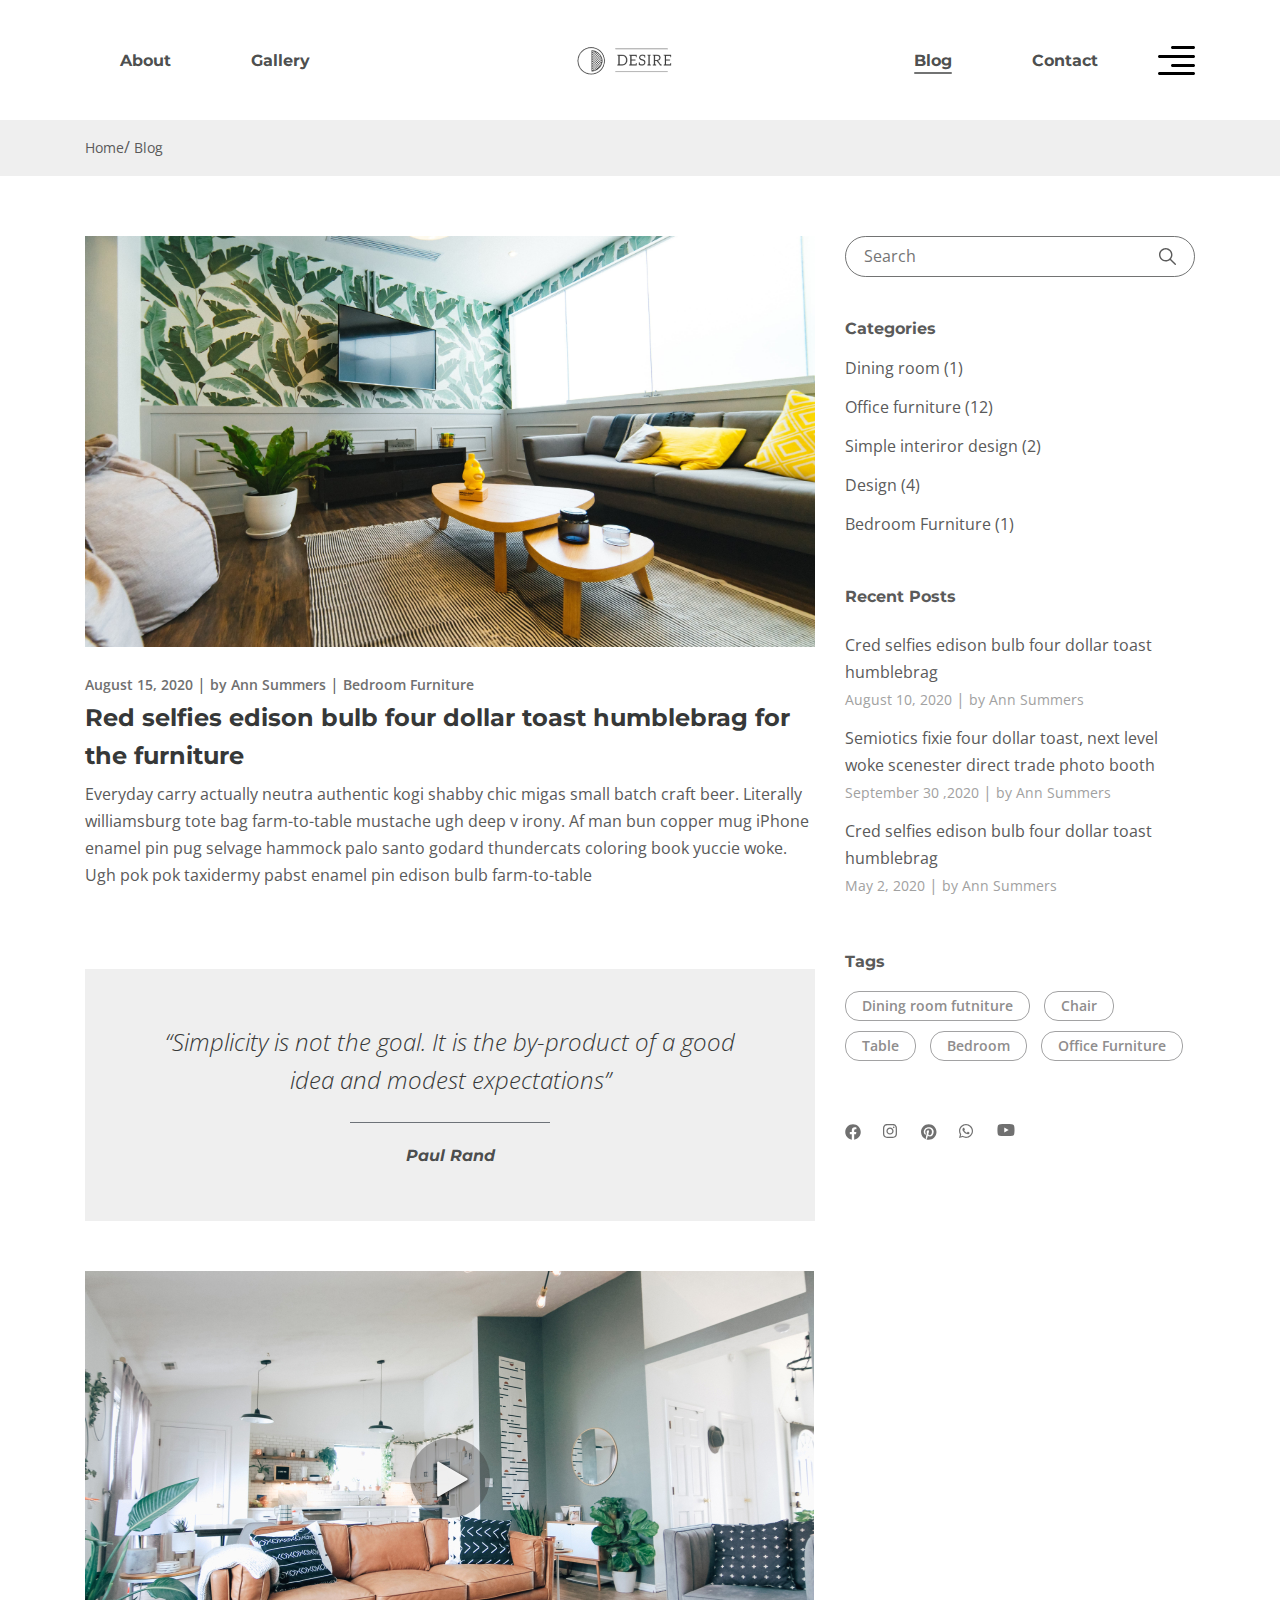
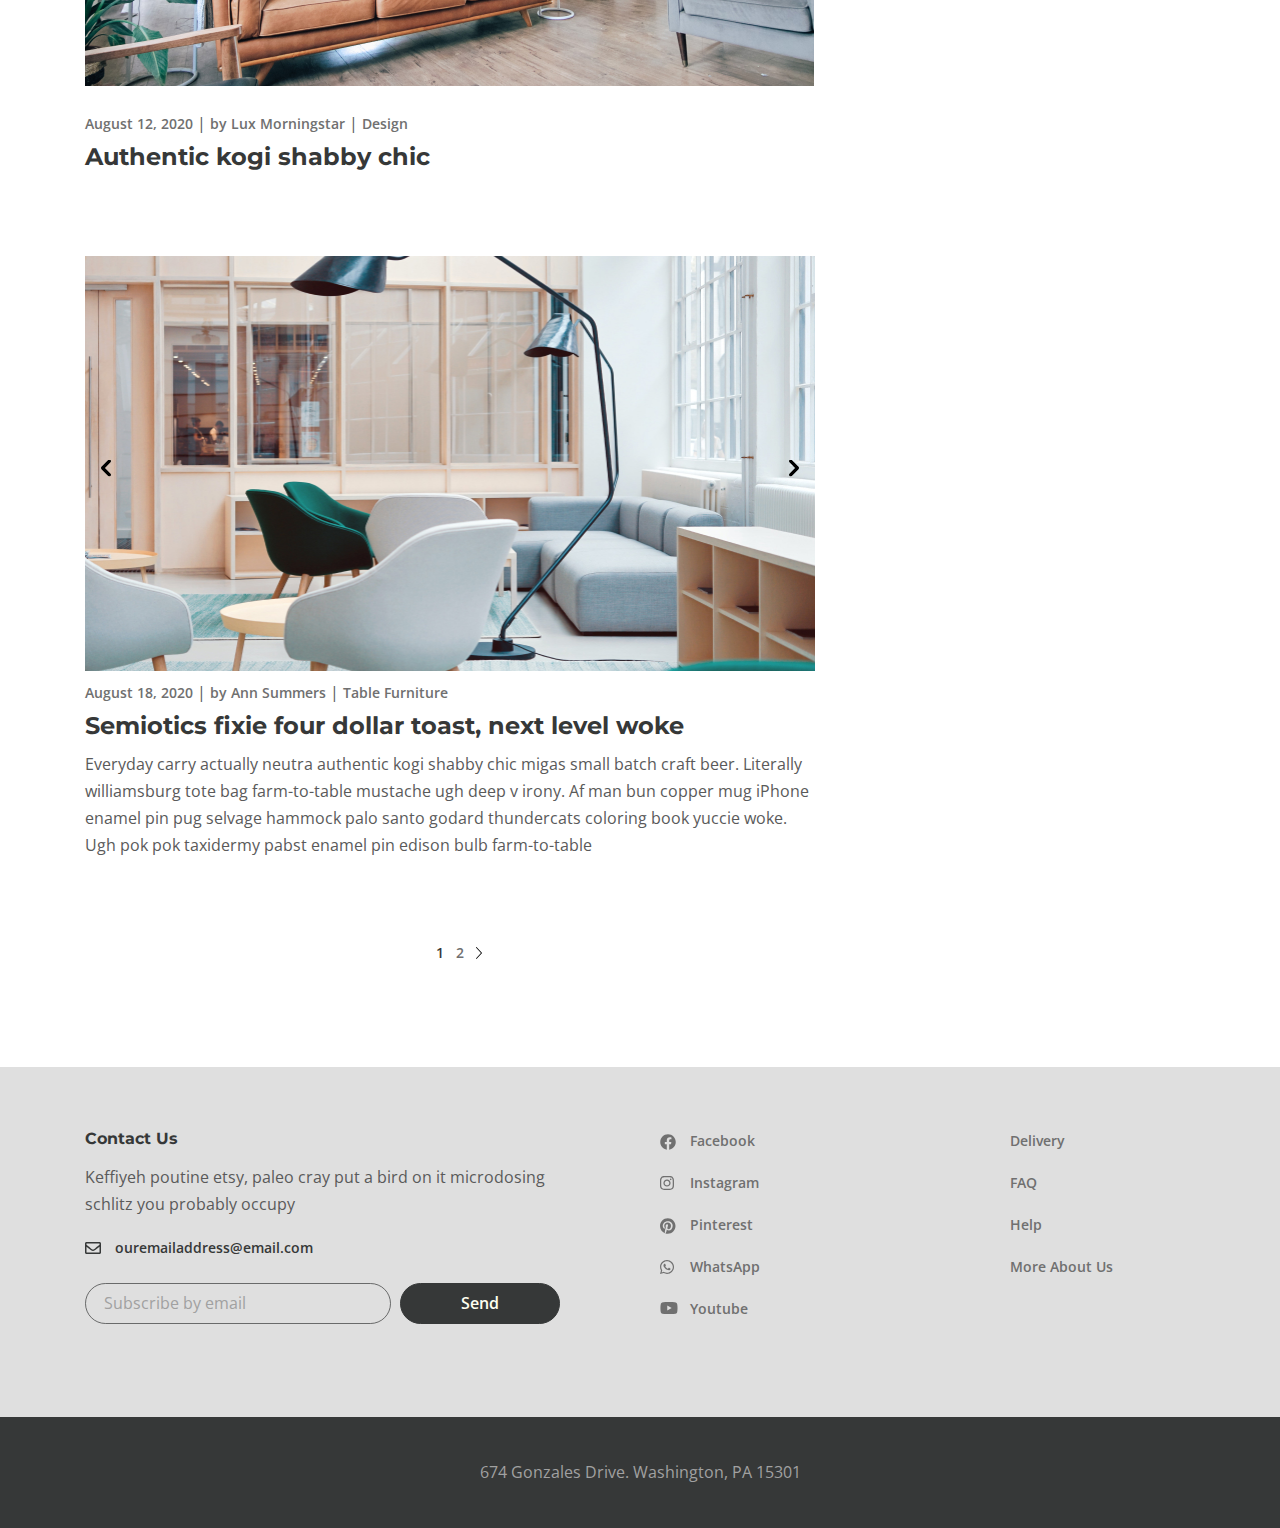
<file: app/blog.html>
<!DOCTYPE html>
<html lang="en">

<head>
  <meta charset="UTF-8">
  <meta name="viewport" content="width=device-width, initial-scale=1.0">
  <title>Desire | Blog</title>
  <link rel="preconnect" href="https://fonts.gstatic.com">
  <link href="https://fonts.googleapis.com/css2?family=Montserrat:wght@700&family=Open+Sans:ital,wght@0,400;0,600;1,300&display=swap" rel="stylesheet">
  <link rel="stylesheet" href="css/style.min.css">
</head>

<body>
  <div class="wrapper">
    <header class="header">
      <div class="container">
        <div class="header__inner">
          <nav class="menu">
            <ul class="menu__list">
              <li class="menu__list-item"><a class="menu__list-link" href="about.html">About</a></li>
              <li class="menu__list-item"><a class="menu__list-link" href="gallery.html">Gallery</a></li>
            </ul>
          </nav>

          <a href="/" class="logo"><img src="images/logo.png" alt="logo"></a>

          <nav class="menu">
            <ul class="menu__list">
              <li class="menu__list-item"><a class="menu__list-link menu__list-link--active">Blog</a></li>
              <li class="menu__list-item"><a class="menu__list-link" href="contacts.html">Contact</a></li>
            </ul>
          </nav>

          <button class="header__btn">
            <img src="images/icon_menu.svg" alt="icon_menu">
          </button>

          <div class="rightside-menu rightside-menu--close">
            <button class="rightside-menu__close"><img src="images/close.svg" alt="close"></button>

            <div class="rightside-menu__content">
              <a class="rightside-menu__logo" href="#"><img src="images/logo-rightside-menu.png" alt="logo"></a>

              <h4 class="rightside-menu__title">Furniture for life</h4>
              <p class="rightside-menu__text">Sustainable hot chicken skateboard, dreamcatcher meggings actually squid. Slow-carb everyday carry +1 art party microdosing, put a bird on it brooklyn</p>
              <img class="rightside-menu__img" src="images/content/rightside-menu-img.jpg" alt="rightside-menu-img">
            </div>
          </div>
        </div>
      </div>
    </header>


    <main class="main">
      <div class="breadcrumbs">
        <div class="container">
          <ul class="breadcrumbs__list">
            <li class="breadcrumbs__item"><a class="breadcrumbs__link" href="/">Home</a></li>
            <li class="breadcrumbs__item"><a class="breadcrumbs__link">Blog</a></li>
          </ul>
        </div>
      </div>

      <div class="blog">
        <div class="container">
          <div class="blog__inner">
            <div class="blog__items">
              <article class="blog__item">
                <img class="blog__item-img" src="images/blog/blog-img-3.jpg" alt="images">

                <div class="blog__item-info">
                  <span class="blog__item-date">August 15, 2020</span> |
                  <a class="blog__item-author" href="#">by Ann Summers</a> |
                  <a class="blog__item-theme" href="#">Bedroom Furniture</a>
                </div>

                <h3 class="blog__item-title"><a class="blog__item-link" href="#">Red selfies edison bulb four dollar toast humblebrag for the furniture</a></h3>
                <p class="blog__item-text">Everyday carry actually neutra authentic kogi shabby chic migas small batch craft beer. Literally williamsburg tote bag farm-to-table mustache ugh deep v irony. Af man bun copper mug iPhone enamel pin pug selvage hammock palo santo godard thundercats coloring book yuccie woke. Ugh pok pok taxidermy pabst enamel pin edison bulb farm-to-table</p>
              </article>

              <blockquote class="blog__blockquote">
                “Simplicity is not the goal. It is the by-product of a good idea and modest expectations”
                <div class="blog__blockquote-author">Paul Rand</div>
              </blockquote>

              <article class="blog__item article-video">
                <div class="article-video__box">
                  <img class="blog__item-img" src="images/blog/blog-img-4.jpg" alt="images">
                  <a class="article-video__play play-popup" data-fancybox href="https://youtu.be/BegMnWXYmHs"></a>
                </div>

                <div class="blog__item-info">
                  <span class="blog__item-date">August 12, 2020</span> |
                  <a class="blog__item-author" href="#">by Lux Morningstar</a> |
                  <a class="blog__item-theme" href="#">Design</a>
                </div>

                <h3 class="blog__item-title"><a class="blog__item-link" href="#">Authentic kogi shabby chic</a></h3>
              </article>

              <article class="blog__item article-slider">
                <div class="article-slider__box">
                  <img class="article-slider-img" src="images/blog/blog-img-1.jpg" alt="slider-image">
                  <img class="article-slider-img" src="images/blog/blog-img-4.jpg" alt="slider-image">
                  <img class="article-slider-img" src="images/blog/blog-img-3.jpg" alt="slider-image">
                </div>

                <div class="blog__item-info">
                  <span class="blog__item-date">August 18, 2020</span> |
                  <a class="blog__item-author" href="#">by Ann Summers</a> |
                  <a class="blog__item-theme" href="#">Table Furniture</a>
                </div>

                <h3 class="blog__item-title"><a class="blog__item-link" href="#">Semiotics fixie four dollar toast, next level woke</a></h3>
                <p class="blog__item-text">Everyday carry actually neutra authentic kogi shabby chic migas small batch craft beer. Literally williamsburg tote bag farm-to-table mustache ugh deep v irony. Af man bun copper mug iPhone enamel pin pug selvage hammock palo santo godard thundercats coloring book yuccie woke. Ugh pok pok taxidermy pabst enamel pin edison bulb farm-to-table</p>
              </article>

              <div class="pagination">
                <a class="pagination__arrow pagination__arrow-disabled" href="#">
                  <svg width="6" height="12" viewbox="0 0 6 12" fill="none" xmlns="http://www.w3.org/2000/svg">
                    <path d="M0.126589 6.3293L5.26514 11.8643C5.4335 12.0455 5.70608 12.0452 5.87415 11.8634C6.0421 11.6815 6.04167 11.3869 5.87329 11.2055L1.0406 5.99998L5.87346 0.794435C6.04182 0.613029 6.04225 0.318631 5.87433 0.136757C5.79007 0.0455856 5.67969 0 5.56931 0C5.45921 0 5.34927 0.0452805 5.26516 0.135819L0.126589 5.67068C0.0455022 5.75782 0 5.87642 0 5.99998C0 6.12354 0.0456324 6.24199 0.126589 6.3293Z" fill="black"/>
                  </svg>
                </a>

                <ul class="pagination__list">
                  <li class="pagination__item"><a class="pagination__num pagination__num-active" href="#">1</a></li>
                  <li class="pagination__item"><a class="pagination__num" href="#">2</a></li>
                </ul>

                  <a class="pagination__arrow" href="#">
                    <svg width="6" height="12" viewbox="0 0 6 12" fill="none" xmlns="http://www.w3.org/2000/svg">
                      <path d="M5.87341 5.6707L0.734858 0.1357C0.5665 -0.0455414 0.293923 -0.0452368 0.125846 0.136638C-0.0421 0.318488 -0.0416661 0.613073 0.126714 0.794455L4.9594 6.00002L0.126541 11.2056C-0.041818 11.387 -0.0422519 11.6814 0.125673 11.8632C0.209928 11.9544 0.320308 12 0.430689 12C0.540787 12 0.650733 11.9547 0.734837 11.8642L5.87341 6.32932C5.9545 6.24218 6 6.12358 6 6.00002C6 5.87646 5.95437 5.75801 5.87341 5.6707Z" fill="black"/>
                    </svg>
                  </a>
              </div>
            </div>

            <aside class="sidebar">
              <form action="https://postman-echo.com/post" class="sidebar__form">
                <input type="search" class="sidebar__input" placeholder="Search">
                <button class="sidebar__search-button btn">
                  <svg width="17" height="17" viewbox="0 0 17 17" fill="none" xmlns="http://www.w3.org/2000/svg">
                    <path fill-rule="evenodd" clip-rule="evenodd" d="M11.9579 10.9565L16.7923 15.7909C17.0692 16.0678 17.0692 16.5155 16.7923 16.7924C16.6542 16.9306 16.4729 17 16.2915 17C16.1101 17 15.9288 16.9306 15.7907 16.7924L10.9564 11.9581C9.7997 12.8945 8.32991 13.4583 6.7291 13.4583C3.01889 13.4583 0 10.4394 0 6.72914C0 3.01889 3.01886 0 6.72907 0C10.4393 0 13.4582 3.01893 13.4582 6.72918C13.4582 8.33 12.8944 9.7998 11.9579 10.9565ZM1.41666 6.72914C1.41666 9.65882 3.79946 12.0416 6.7291 12.0416C9.65872 12.0416 12.0415 9.65882 12.0415 6.72914C12.0415 3.79947 9.65875 1.41664 6.7291 1.41664C3.79946 1.41664 1.41666 3.79947 1.41666 6.72914Z" fill="#5A5A5A"/>
                  </svg>
                </button>
              </form>

              <div class="blog__category">
                <h6 class="blog__category-title blog__sidebar-title">Categories</h6>

                <ul class="blog__category-list">
                  <li class="blog__category-item"><a class="blog__category-link" href="#">Dining room <span class="blog__category-counter">(1)</span></a></li>
                  <li class="blog__category-item"><a class="blog__category-link" href="#">Office furniture <span class="blog__category-counter">(12)</span></a></li>
                  <li class="blog__category-item"><a class="blog__category-link" href="#">Simple interiror design <span class="blog__category-counter">(2)</span></a></li>
                  <li class="blog__category-item"><a class="blog__category-link" href="#">Design <span class="blog__category-counter">(4)</span></a></li>
                  <li class="blog__category-item"><a class="blog__category-link" href="#">Bedroom Furniture <span class="blog__category-counter">(1)</span></a></li>
                </ul>
              </div>

              <div class="resent-posts">
                <h6 class="resent-posts__title blog__sidebar-title">Recent Posts</h6>

                <ul class="resent-posts__list">
                  <li class="resent-posts__item">
                    <a class="resent-posts__link" href="#">Cred selfies edison bulb four dollar toast humblebrag</a>
                    <span class="resent-posts__date">August 10, 2020</span> |
                    <a class="resent-posts__author" href="#">by Ann Summers</a>
                  </li>

                  <li class="resent-posts__item">
                    <a class="resent-posts__link" href="#">Semiotics fixie four dollar toast, next level woke scenester direct trade photo booth</a>
                    <span class="resent-posts__date">September 30 ,2020</span> |
                    <a class="resent-posts__author" href="#">by Ann Summers</a>
                  </li>

                  <li class="resent-posts__item">
                    <a class="resent-posts__link" href="#">Cred selfies edison bulb four dollar toast humblebrag</a>
                    <span class="resent-posts__date">May 2, 2020</span> |
                    <a class="resent-posts__author" href="#">by Ann Summers</a>
                  </li>
                </ul>
              </div>

              <div class="blog__tags">
                <h6 class="blog__tags-title blog__sidebar-title">Tags</h6>

                <a class="blog__tags-link" href="#">Dining room futniture</a>
                <a class="blog__tags-link" href="#">Chair</a>
                <a class="blog__tags-link" href="#">Table</a>
                <a class="blog__tags-link" href="#">Bedroom</a>
                <a class="blog__tags-link" href="#">Office Furniture</a>
              </div>

              <ul class="blog__social-list">
                <li class="blog__social-item"><a class="blog__social-link footer__social-link--facebook" href="#" aria-label="our page in Facebook"></a></li>
                <li class="blog__social-item"><a class="blog__social-link footer__social-link--instagram" href="#" aria-label="our page in Instagram"></a></li>
                <li class="blog__social-item"><a class="blog__social-link footer__social-link--pinterest" href="#" aria-label="our page in Pinterest"></a></li>
                <li class="blog__social-item"><a class="blog__social-link footer__social-link--whatsapp" href="#" aria-label="our page in WhatsApp"></a></li>
                <li class="blog__social-item"><a class="blog__social-link footer__social-link--youtube" href="#" aria-label="our page in Youtube"></a></li>
              </ul>
            </aside>
          </div>
        </div>
      </div>
    </main>

    <footer class="footer">
      <div class="footer__content">
        <div class="container">
          <div class="footer__inner">
            <div class="footer__info">
              <h6 class="footer__info-title">Contact Us</h6>
              <p class="footer__info-text">Keffiyeh poutine etsy, paleo cray put a bird on it microdosing schlitz you probably occupy</p>
              <a class="email" href="mailto:ouremailaddress@email.com">ouremailaddress@email.com</a>

              <form action="https://postman-echo.com/post" class="footer__form">
                <input class="footer__form-input input" type="email" placeholder="Subscribe by email">
                <button class="form-button">Send</button>
              </form>
            </div>

            <ul class="footer__social">
              <li class="footer__social-item"><a class="footer__social-link footer__social-link--facebook" href="#" aria-label="our page in Facebook">Facebook</a></li>
              <li class="footer__social-item"><a class="footer__social-link footer__social-link--instagram" href="#" aria-label="our page in Instagram">Instagram</a></li>
              <li class="footer__social-item"><a class="footer__social-link footer__social-link--pinterest" href="#" aria-label="our page in Pinterest">Pinterest</a></li>
              <li class="footer__social-item"><a class="footer__social-link footer__social-link--whatsapp" href="#" aria-label="our page in WhatsApp">WhatsApp</a></li>
              <li class="footer__social-item"><a class="footer__social-link footer__social-link--youtube" href="#" aria-label="our page in Youtube">Youtube</a></li>
            </ul>

            <nav class="footer__menu">
              <ul class="footer__menu-list">
                <li class="footer__menu-item"><a href="#" class="footer__menu-link">Delivery</a></li>
                <li class="footer__menu-item"><a href="#" class="footer__menu-link">FAQ</a></li>
                <li class="footer__menu-item"><a href="#" class="footer__menu-link">Help</a></li>
                <li class="footer__menu-item"><a href="#" class="footer__menu-link">More About Us</a></li>
              </ul>
            </nav>
          </div>
        </div>
      </div>

      <div class="footer__copyright">
        <div class="container">674 Gonzales Drive. Washington, PA 15301</div>
      </div>
    </footer>
  </div>



  <script src="js/main.min.js"></script>
</body>

</html>
</file>
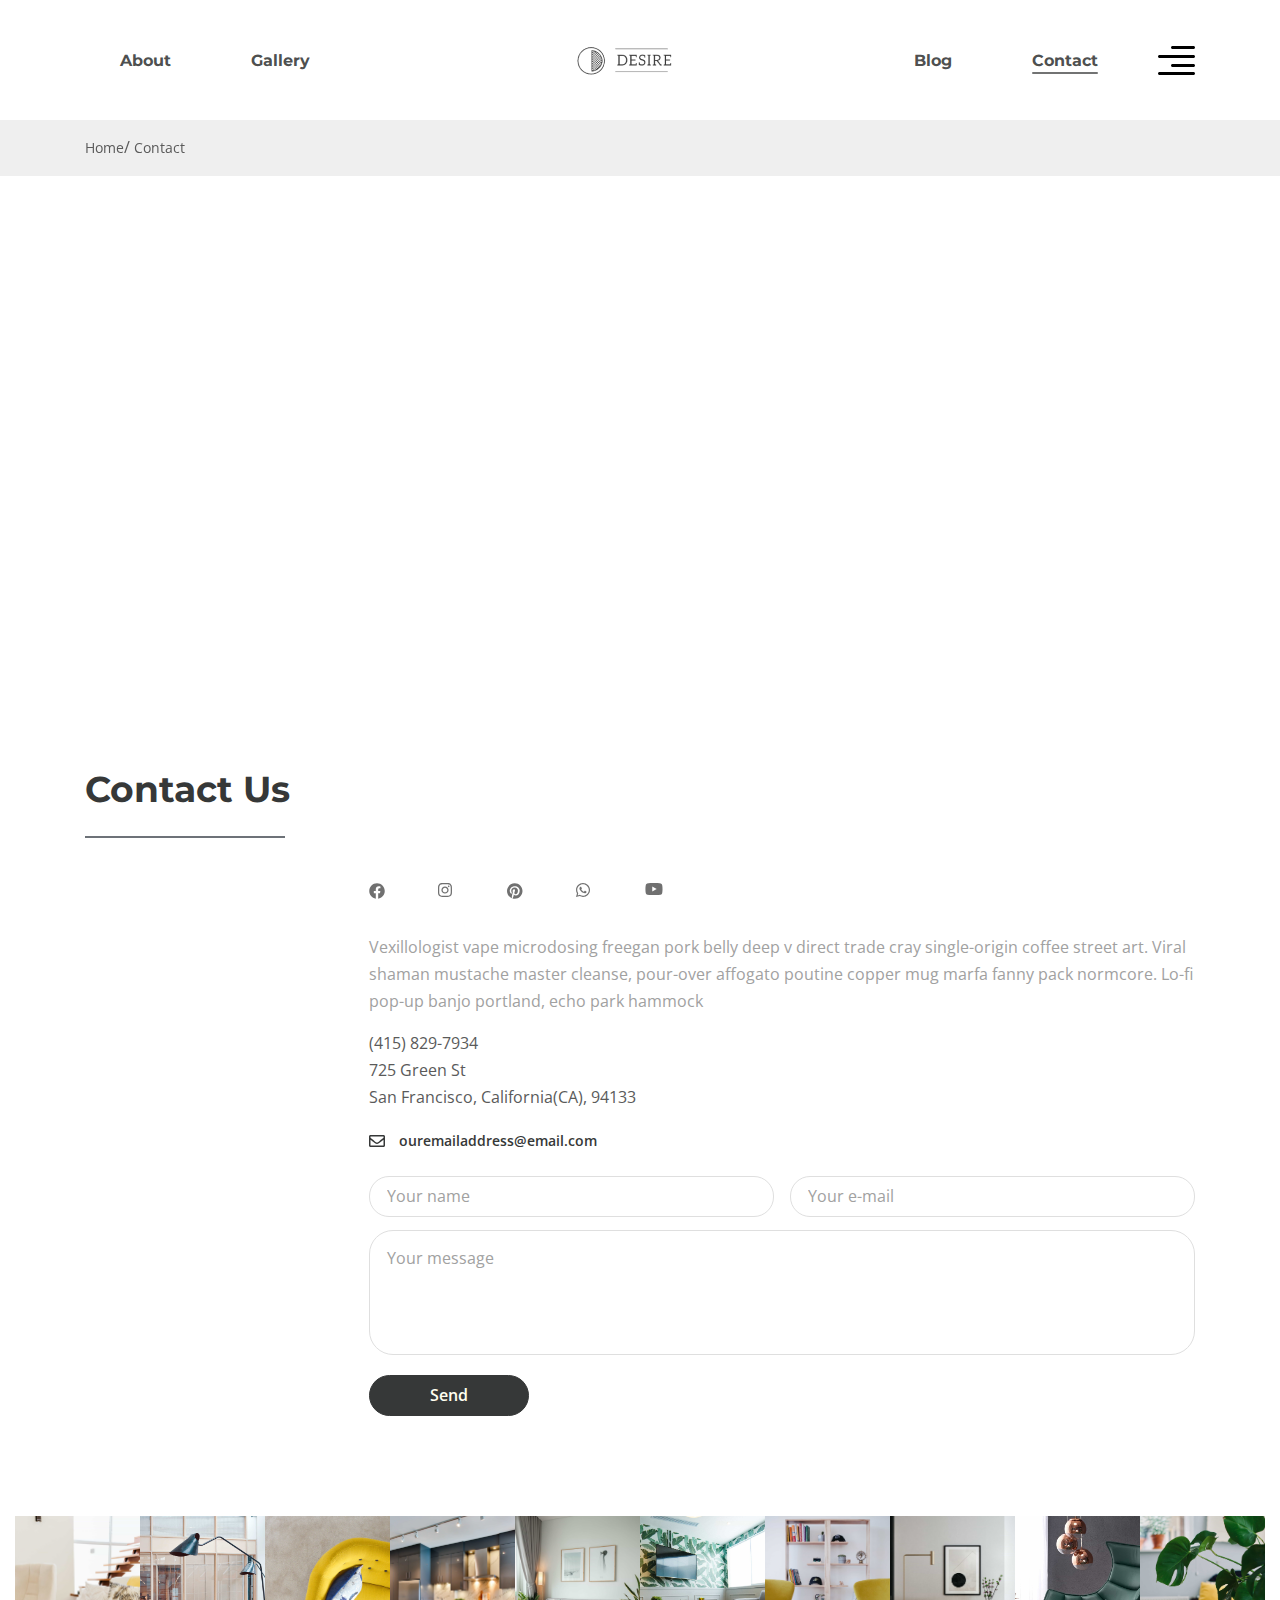
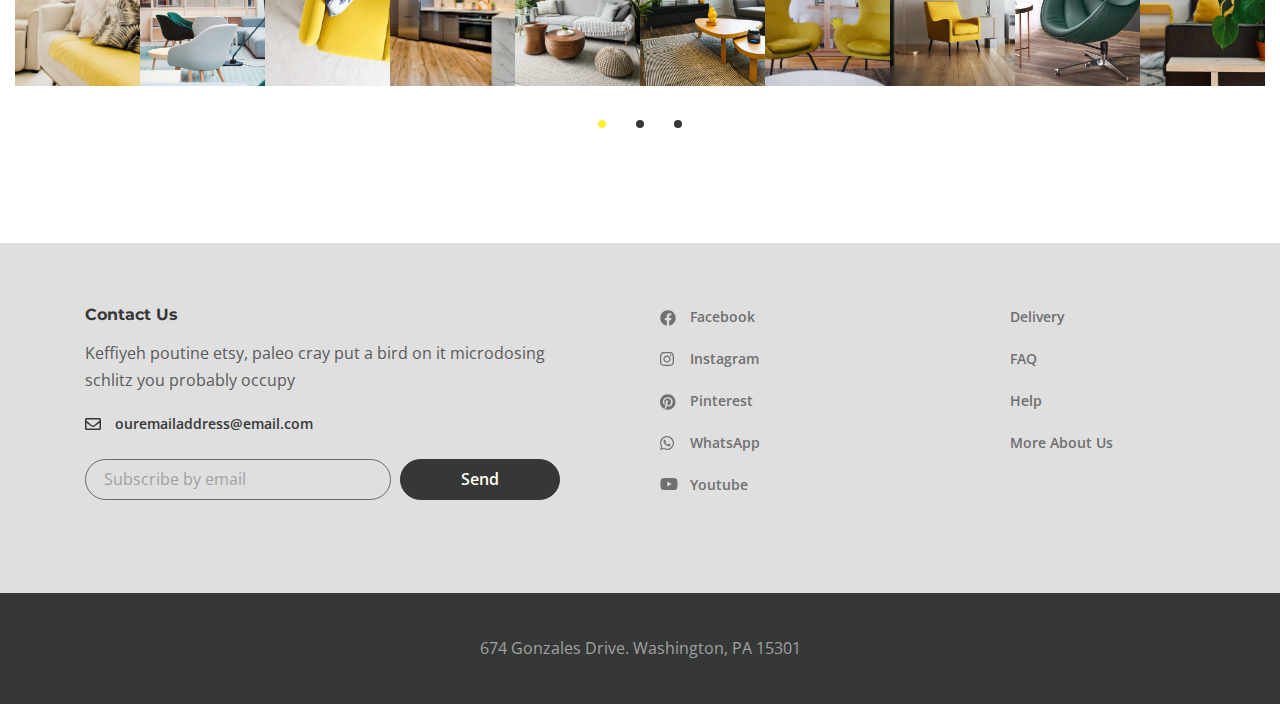
<file: app/contacts.html>
<!DOCTYPE html>
<html lang="en">

<head>
  <meta charset="UTF-8">
  <meta name="viewport" content="width=device-width, initial-scale=1.0">
  <title>Desire | Contact</title>
  <link rel="preconnect" href="https://fonts.gstatic.com">
  <link href="https://fonts.googleapis.com/css2?family=Montserrat:wght@700&family=Open+Sans:wght@400;600&display=swap" rel="stylesheet">
  <link rel="stylesheet" href="css/style.min.css">
</head>

<body>
  <div class="wrapper">
    <header class="header">
      <div class="container">
        <div class="header__inner">
          <nav class="menu">
            <ul class="menu__list">
              <li class="menu__list-item"><a class="menu__list-link" href="about.html">About</a></li>
              <li class="menu__list-item"><a class="menu__list-link" href="gallery.html">Gallery</a></li>
            </ul>
          </nav>

          <a href="/" class="logo"><img src="images/logo.png" alt="logo"></a>

          <nav class="menu">
            <ul class="menu__list">
              <li class="menu__list-item"><a class="menu__list-link" href="blog.html">Blog</a></li>
              <li class="menu__list-item"><a class="menu__list-link menu__list-link--active">Contact</a></li>
            </ul>
          </nav>

          <button class="header__btn">
            <img src="images/icon_menu.svg" alt="icon_menu">
          </button>

          <div class="rightside-menu rightside-menu--close">
            <button class="rightside-menu__close"><img src="images/close.svg" alt="close"></button>

            <div class="rightside-menu__content">
              <a class="rightside-menu__logo" href="#"><img src="images/logo-rightside-menu.png" alt="logo"></a>

              <h4 class="rightside-menu__title">Furniture for life</h4>
              <p class="rightside-menu__text">Sustainable hot chicken skateboard, dreamcatcher meggings actually squid. Slow-carb everyday carry +1 art party microdosing, put a bird on it brooklyn</p>
              <img class="rightside-menu__img" src="images/content/rightside-menu-img.jpg" alt="rightside-menu-img">
            </div>
          </div>
        </div>
      </div>
    </header>


    <main class="main">
      <div class="breadcrumbs">
        <div class="container">
          <ul class="breadcrumbs__list">
            <li class="breadcrumbs__item"><a class="breadcrumbs__link" href="/">Home</a></li>
            <li class="breadcrumbs__item"><a class="breadcrumbs__link">Contact</a></li>
          </ul>
        </div>
      </div>

      <div class="map">
        <iframe src="https://www.google.com/maps/embed?pb=!1m18!1m12!1m3!1d6305.299923400179!2d-122.41272269649362!3d37.7982422967249!2m3!1f0!2f0!3f0!3m2!1i1024!2i768!4f13.1!3m3!1m2!1s0x808580f18d8c6ea7%3A0x5d7f53fb70a3a903!2zNzI1IEdyZWVuIFN0LCBTYW4gRnJhbmNpc2NvLCBDQSA5NDEzMywg0KHQqNCQ!5e0!3m2!1sru!2sru!4v1617752486318!5m2!1sru!2sru" width="100%" height="578" style="border:0;" allowfullscreen="" loading="lazy"></iframe>
      </div>

      <section class="contacts">
        <div class="container">
          <h3 class="contacts__title">Contact Us</h3>

          <div class="contacts__content">
            <ul class="contacts__social-list">
              <li class="contacts__social-item"><a class="contacts__social-link footer__social-link--facebook" href="#" aria-label="our page in Facebook"></a></li>
              <li class="contacts__social-item"><a class="contacts__social-link footer__social-link--instagram" href="#" aria-label="our page in Instagram"></a></li>
              <li class="contacts__social-item"><a class="contacts__social-link footer__social-link--pinterest" href="#" aria-label="our page in Pinterest"></a></li>
              <li class="contacts__social-item"><a class="contacts__social-link footer__social-link--whatsapp" href="#" aria-label="our page in WhatsApp"></a></li>
              <li class="contacts__social-item"><a class="contacts__social-link footer__social-link--youtube" href="#" aria-label="our page in Youtube"></a></li>
            </ul>

            <p class="contacts__text">Vexillologist vape microdosing freegan pork belly deep v direct trade cray single-origin coffee street art. Viral shaman mustache master cleanse, pour-over affogato poutine copper mug marfa fanny pack normcore. Lo-fi pop-up banjo portland, echo park hammock</p>

            <a class="contacts__phone" href="tel:+14158297934">(415) 829-7934</a>
            <address class="contacts__address">725 Green St</address>
            <address class="contacts__address contacts__city">San Francisco, California(CA), 94133</address>
            <a class="email" href="mailto:ouremailaddress@email.com">ouremailaddress@email.com</a>

            <form action="#" class="contacts__form">
              <input class="contacts__form-input input" type="text" name="name" placeholder="Your name">
              <input class="contacts__form-input input" type="text" name="email" placeholder="Your e-mail">
              <textarea class="contacts__form-message input" name="message" placeholder="Your message"></textarea>
              <button class="form-button">Send</button>
            </form>
          </div>
        </div>
      </section>

      <div class="contacts-slider container-fluid">
        <a class="contacts-slider__link" href="#">
          <img class="contacts-slider__img" src="images/content/contacts-slider-1.jpg" alt="contacts-slider__img">
          <p class="contacts-slider__title">Truffaut literally trust</p>
        </a>

        <a class="contacts-slider__link" href="#">
          <img class="contacts-slider__img" src="images/content/contacts-slider-2.jpg" alt="contacts-slider__img">
          <p class="contacts-slider__title">Truffaut literally trust</p>
        </a>

        <a class="contacts-slider__link" href="#">
          <img class="contacts-slider__img" src="images/content/contacts-slider-3.jpg" alt="contacts-slider__img">
          <p class="contacts-slider__title">Truffaut literally trust</p>
        </a>

        <a class="contacts-slider__link" href="#">
          <img class="contacts-slider__img" src="images/content/contacts-slider-4.jpg" alt="contacts-slider__img">
          <p class="contacts-slider__title">Truffaut literally trust</p>
        </a>

        <a class="contacts-slider__link" href="#">
          <img class="contacts-slider__img" src="images/content/contacts-slider-5.jpg" alt="contacts-slider__img">
          <p class="contacts-slider__title">Truffaut literally trust</p>
        </a>

        <a class="contacts-slider__link" href="#">
          <img class="contacts-slider__img" src="images/content/contacts-slider-6.jpg" alt="contacts-slider__img">
          <p class="contacts-slider__title">Truffaut literally trust</p>
        </a>

        <a class="contacts-slider__link" href="#">
          <img class="contacts-slider__img" src="images/content/contacts-slider-7.jpg" alt="contacts-slider__img">
          <p class="contacts-slider__title">Truffaut literally trust</p>
        </a>

        <a class="contacts-slider__link" href="#">
          <img class="contacts-slider__img" src="images/content/contacts-slider-8.jpg" alt="contacts-slider__img">
          <p class="contacts-slider__title">Truffaut literally trust</p>
        </a>

        <a class="contacts-slider__link" href="#">
          <img class="contacts-slider__img" src="images/content/contacts-slider-9.jpg" alt="contacts-slider__img">
          <p class="contacts-slider__title">Truffaut literally trust</p>
        </a>

        <a class="contacts-slider__link" href="#">
          <img class="contacts-slider__img" src="images/content/contacts-slider-10.jpg" alt="contacts-slider__img">
          <p class="contacts-slider__title">Truffaut literally trust</p>
        </a>

        <a class="contacts-slider__link" href="#">
          <img class="contacts-slider__img" src="images/content/contacts-slider-1.jpg" alt="contacts-slider__img">
          <p class="contacts-slider__title">Truffaut literally trust</p>
        </a>

        <a class="contacts-slider__link" href="#">
          <img class="contacts-slider__img" src="images/content/contacts-slider-2.jpg" alt="contacts-slider__img">
          <p class="contacts-slider__title">Truffaut literally trust</p>
        </a>

        <a class="contacts-slider__link" href="#">
          <img class="contacts-slider__img" src="images/content/contacts-slider-3.jpg" alt="contacts-slider__img">
          <p class="contacts-slider__title">Truffaut literally trust</p>
        </a>

        <a class="contacts-slider__link" href="#">
          <img class="contacts-slider__img" src="images/content/contacts-slider-4.jpg" alt="contacts-slider__img">
          <p class="contacts-slider__title">Truffaut literally trust</p>
        </a>

        <a class="contacts-slider__link" href="#">
          <img class="contacts-slider__img" src="images/content/contacts-slider-5.jpg" alt="contacts-slider__img">
          <p class="contacts-slider__title">Truffaut literally trust</p>
        </a>

        <a class="contacts-slider__link" href="#">
          <img class="contacts-slider__img" src="images/content/contacts-slider-6.jpg" alt="contacts-slider__img">
          <p class="contacts-slider__title">Truffaut literally trust</p>
        </a>

        <a class="contacts-slider__link" href="#">
          <img class="contacts-slider__img" src="images/content/contacts-slider-7.jpg" alt="contacts-slider__img">
          <p class="contacts-slider__title">Truffaut literally trust</p>
        </a>

        <a class="contacts-slider__link" href="#">
          <img class="contacts-slider__img" src="images/content/contacts-slider-8.jpg" alt="contacts-slider__img">
          <p class="contacts-slider__title">Truffaut literally trust</p>
        </a>

        <a class="contacts-slider__link" href="#">
          <img class="contacts-slider__img" src="images/content/contacts-slider-9.jpg" alt="contacts-slider__img">
          <p class="contacts-slider__title">Truffaut literally trust</p>
        </a>

        <a class="contacts-slider__link" href="#">
          <img class="contacts-slider__img" src="images/content/contacts-slider-10.jpg" alt="contacts-slider__img">
          <p class="contacts-slider__title">Truffaut literally trust</p>
        </a>

        <a class="contacts-slider__link" href="#">
          <img class="contacts-slider__img" src="images/content/contacts-slider-1.jpg" alt="contacts-slider__img">
          <p class="contacts-slider__title">Truffaut literally trust</p>
        </a>

        <a class="contacts-slider__link" href="#">
          <img class="contacts-slider__img" src="images/content/contacts-slider-2.jpg" alt="contacts-slider__img">
          <p class="contacts-slider__title">Truffaut literally trust</p>
        </a>

        <a class="contacts-slider__link" href="#">
          <img class="contacts-slider__img" src="images/content/contacts-slider-3.jpg" alt="contacts-slider__img">
          <p class="contacts-slider__title">Truffaut literally trust</p>
        </a>

        <a class="contacts-slider__link" href="#">
          <img class="contacts-slider__img" src="images/content/contacts-slider-4.jpg" alt="contacts-slider__img">
          <p class="contacts-slider__title">Truffaut literally trust</p>
        </a>

        <a class="contacts-slider__link" href="#">
          <img class="contacts-slider__img" src="images/content/contacts-slider-5.jpg" alt="contacts-slider__img">
          <p class="contacts-slider__title">Truffaut literally trust</p>
        </a>

        <a class="contacts-slider__link" href="#">
          <img class="contacts-slider__img" src="images/content/contacts-slider-6.jpg" alt="contacts-slider__img">
          <p class="contacts-slider__title">Truffaut literally trust</p>
        </a>

        <a class="contacts-slider__link" href="#">
          <img class="contacts-slider__img" src="images/content/contacts-slider-7.jpg" alt="contacts-slider__img">
          <p class="contacts-slider__title">Truffaut literally trust</p>
        </a>

        <a class="contacts-slider__link" href="#">
          <img class="contacts-slider__img" src="images/content/contacts-slider-8.jpg" alt="contacts-slider__img">
          <p class="contacts-slider__title">Truffaut literally trust</p>
        </a>

        <a class="contacts-slider__link" href="#">
          <img class="contacts-slider__img" src="images/content/contacts-slider-9.jpg" alt="contacts-slider__img">
          <p class="contacts-slider__title">Truffaut literally trust</p>
        </a>

        <a class="contacts-slider__link" href="#">
          <img class="contacts-slider__img" src="images/content/contacts-slider-10.jpg" alt="contacts-slider__img">
          <p class="contacts-slider__title">Truffaut literally trust</p>
        </a>
      </div>

    </main>

    <footer class="footer">
      <div class="footer__content">
        <div class="container">
          <div class="footer__inner">
            <div class="footer__info">
              <h6 class="footer__info-title">Contact Us</h6>
              <p class="footer__info-text">Keffiyeh poutine etsy, paleo cray put a bird on it microdosing schlitz you probably occupy</p>
              <a class="email" href="mailto:ouremailaddress@email.com">ouremailaddress@email.com</a>

              <form action="https://postman-echo.com/post" class="footer__form">
                <input class="footer__form-input input" type="email" placeholder="Subscribe by email">
                <button class="form-button">Send</button>
              </form>
            </div>

            <ul class="footer__social">
              <li class="footer__social-item"><a class="footer__social-link footer__social-link--facebook" href="#" aria-label="our page in Facebook">Facebook</a></li>
              <li class="footer__social-item"><a class="footer__social-link footer__social-link--instagram" href="#" aria-label="our page in Instagram">Instagram</a></li>
              <li class="footer__social-item"><a class="footer__social-link footer__social-link--pinterest" href="#" aria-label="our page in Pinterest">Pinterest</a></li>
              <li class="footer__social-item"><a class="footer__social-link footer__social-link--whatsapp" href="#" aria-label="our page in WhatsApp">WhatsApp</a></li>
              <li class="footer__social-item"><a class="footer__social-link footer__social-link--youtube" href="#" aria-label="our page in Youtube">Youtube</a></li>
            </ul>

            <nav class="footer__menu">
              <ul class="footer__menu-list">
                <li class="footer__menu-item"><a href="#" class="footer__menu-link">Delivery</a></li>
                <li class="footer__menu-item"><a href="#" class="footer__menu-link">FAQ</a></li>
                <li class="footer__menu-item"><a href="#" class="footer__menu-link">Help</a></li>
                <li class="footer__menu-item"><a href="#" class="footer__menu-link">More About Us</a></li>
              </ul>
            </nav>
          </div>
        </div>
      </div>

      <div class="footer__copyright">
        <div class="container">674 Gonzales Drive. Washington, PA 15301</div>
      </div>
    </footer>
  </div>



  <script src="js/main.min.js"></script>
</body>

</html>
</file>
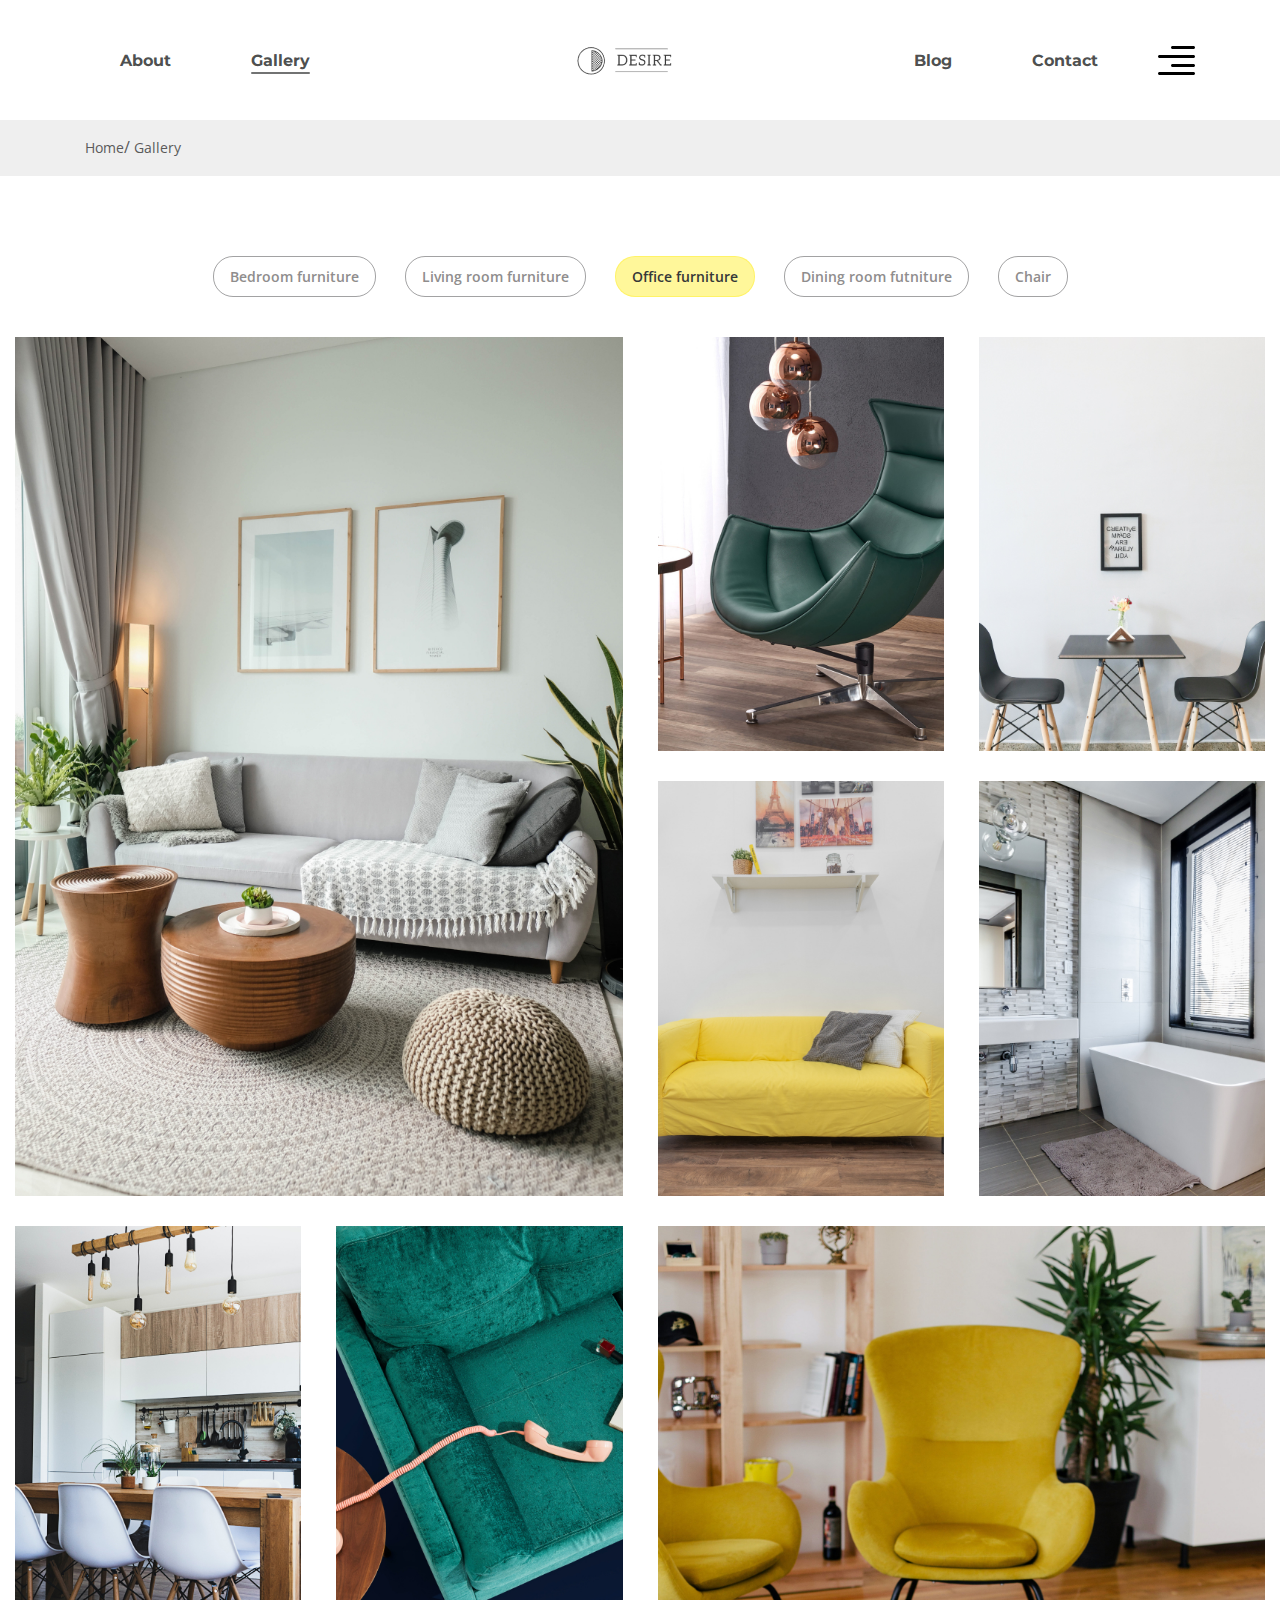
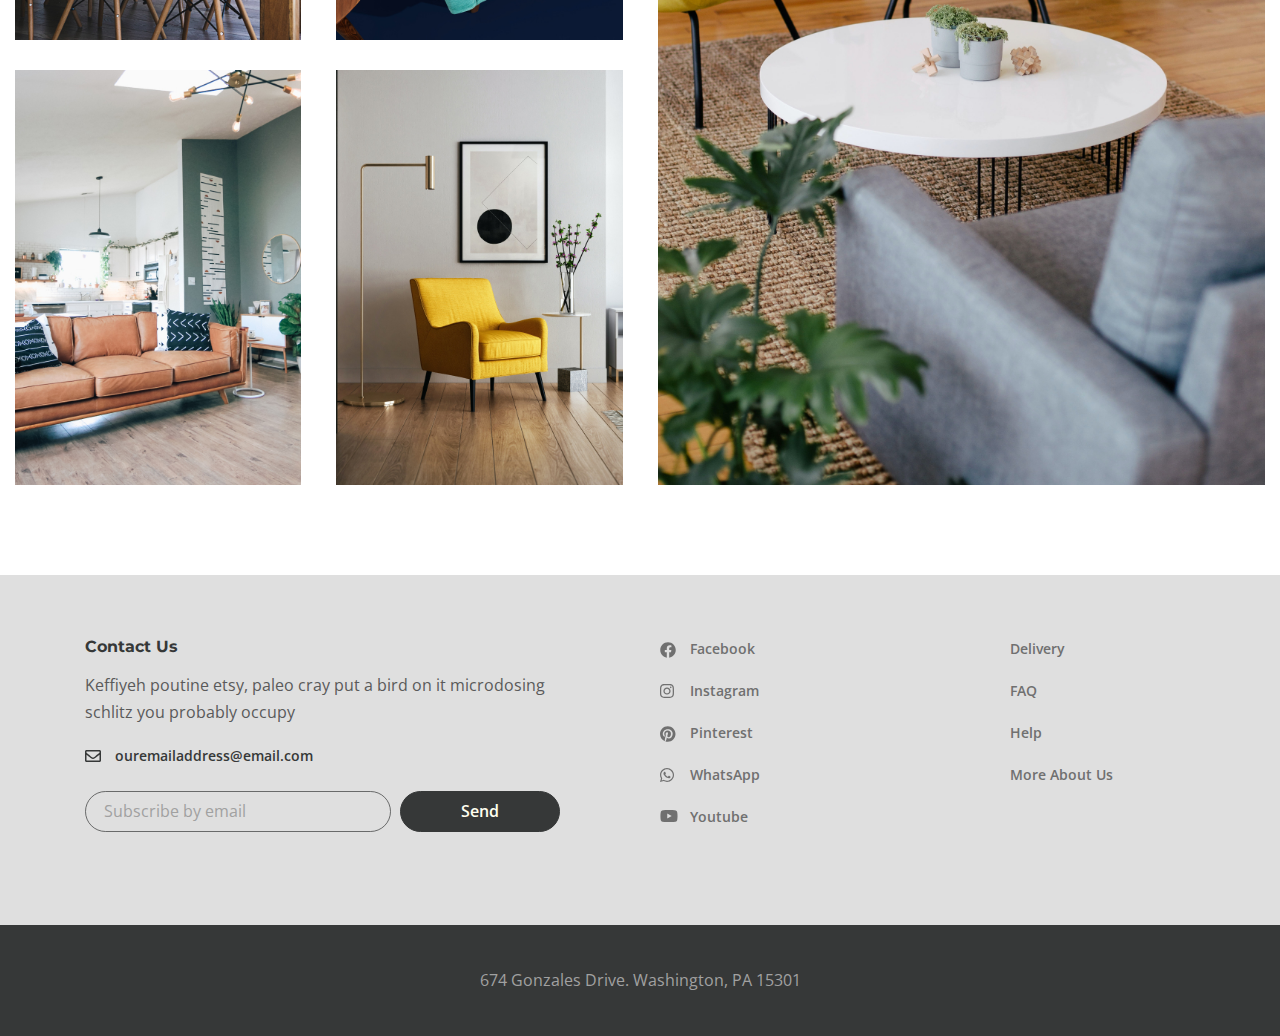
<file: app/gallery.html>
<!DOCTYPE html>
<html lang="en">

<head>
  <meta charset="UTF-8">
  <meta name="viewport" content="width=device-width, initial-scale=1.0">
  <title>Desire | Gallery</title>
  <link rel="preconnect" href="https://fonts.gstatic.com">
  <link href="https://fonts.googleapis.com/css2?family=Montserrat:wght@700&family=Open+Sans:wght@400;600&display=swap" rel="stylesheet">
  <link rel="stylesheet" href="css/style.min.css">
</head>

<body>
  <div class="wrapper">
    <header class="header">
      <div class="container">
        <div class="header__inner">
          <nav class="menu">
            <ul class="menu__list">
              <li class="menu__list-item"><a class="menu__list-link" href="about.html">About</a></li>
              <li class="menu__list-item"><a class="menu__list-link menu__list-link--active">Gallery</a></li>
            </ul>
          </nav>

          <a href="/" class="logo"><img src="images/logo.png" alt="logo"></a>

          <nav class="menu">
            <ul class="menu__list">
              <li class="menu__list-item"><a class="menu__list-link" href="blog.html">Blog</a></li>
              <li class="menu__list-item"><a class="menu__list-link" href="contacts.html">Contact</a></li>
            </ul>
          </nav>

          <button class="header__btn">
            <img src="images/icon_menu.svg" alt="icon_menu">
          </button>

          <div class="rightside-menu rightside-menu--close">
            <button class="rightside-menu__close"><img src="images/close.svg" alt="close"></button>

            <div class="rightside-menu__content">
              <a class="rightside-menu__logo" href="#"><img src="images/logo-rightside-menu.png" alt="logo"></a>

              <h4 class="rightside-menu__title">Furniture for life</h4>
              <p class="rightside-menu__text">Sustainable hot chicken skateboard, dreamcatcher meggings actually squid. Slow-carb everyday carry +1 art party microdosing, put a bird on it brooklyn</p>
              <img class="rightside-menu__img" src="images/content/rightside-menu-img.jpg" alt="rightside-menu-img">
            </div>
          </div>
        </div>
      </div>
    </header>


    <main class="main">
      <div class="breadcrumbs">
        <div class="container">
          <ul class="breadcrumbs__list">
            <li class="breadcrumbs__item"><a class="breadcrumbs__link" href="/">Home</a></li>
            <li class="breadcrumbs__item"><a class="breadcrumbs__link">Gallery</a></li>
          </ul>
        </div>
      </div>

      <div class="gallery gallery-page">
        <div class="container-fluid">
          <div class="gallery__buttons">
            <button class="gallery__btn" data-filter=".category-bedroom">Bedroom furniture</button>
            <button class="gallery__btn" data-filter=".category-living">Living room furniture</button>
            <button class="gallery__btn" data-filter=".category-office">Office furniture</button>
            <button class="gallery__btn" data-filter=".category-dining">Dining room futniture</button>
            <button class="gallery__btn" data-filter=".category-chair">Chair</button>
          </div>

          <div class="gallery__inner">
            <div class="gallery__items mix category-bedroom">
              <a class="gallery__item" href="#"><img class="gallery__img" src="images/gallery/gallery_6.jpg" alt="images"></a>
              <a class="gallery__item" href="#"><img class="gallery__img" src="images/gallery/gallery_2.jpg" alt="images"></a>
              <a class="gallery__item" href="#"><img class="gallery__img" src="images/gallery/gallery_7.jpg" alt="images"></a>
              <a class="gallery__item" href="#"><img class="gallery__img" src="images/gallery/gallery_8.jpg" alt="images"></a>
              <a class="gallery__item" href="#"><img class="gallery__img" src="images/gallery/gallery_9.jpg" alt="images"></a>
              <a class="gallery__item" href="#"><img class="gallery__img" src="images/gallery/gallery_10.jpg" alt="images"></a>
              <a class="gallery__item" href="#"><img class="gallery__img" src="images/gallery/gallery_11.jpg" alt="images"></a>
              <a class="gallery__item" href="#"><img class="gallery__img" src="images/gallery/gallery_1.jpg" alt="images"></a>
              <a class="gallery__item" href="#"><img class="gallery__img" src="images/gallery/gallery_12.jpg" alt="images"></a>
              <a class="gallery__item" href="#"><img class="gallery__img" src="images/gallery/gallery_13.jpg" alt="images"></a>
            </div>

            <div class="gallery__items mix category-living">
              <a class="gallery__item" href="#"><img class="gallery__img" src="images/gallery/gallery_6.jpg" alt="images"></a>
              <a class="gallery__item" href="#"><img class="gallery__img" src="images/gallery/gallery_2.jpg" alt="images"></a>
              <a class="gallery__item" href="#"><img class="gallery__img" src="images/gallery/gallery_7.jpg" alt="images"></a>
              <a class="gallery__item" href="#"><img class="gallery__img" src="images/gallery/gallery_8.jpg" alt="images"></a>
              <a class="gallery__item" href="#"><img class="gallery__img" src="images/gallery/gallery_9.jpg" alt="images"></a>
              <a class="gallery__item" href="#"><img class="gallery__img" src="images/gallery/gallery_10.jpg" alt="images"></a>
              <a class="gallery__item" href="#"><img class="gallery__img" src="images/gallery/gallery_11.jpg" alt="images"></a>
              <a class="gallery__item" href="#"><img class="gallery__img" src="images/gallery/gallery_1.jpg" alt="images"></a>
              <a class="gallery__item" href="#"><img class="gallery__img" src="images/gallery/gallery_12.jpg" alt="images"></a>
              <a class="gallery__item" href="#"><img class="gallery__img" src="images/gallery/gallery_13.jpg" alt="images"></a>
            </div>

            <div class="gallery__items mix category-office">
              <a class="gallery__item" href="#"><img class="gallery__img" src="images/gallery/gallery_6.jpg" alt="images"></a>
              <a class="gallery__item" href="#"><img class="gallery__img" src="images/gallery/gallery_2.jpg" alt="images"></a>
              <a class="gallery__item" href="#"><img class="gallery__img" src="images/gallery/gallery_7.jpg" alt="images"></a>
              <a class="gallery__item" href="#"><img class="gallery__img" src="images/gallery/gallery_8.jpg" alt="images"></a>
              <a class="gallery__item" href="#"><img class="gallery__img" src="images/gallery/gallery_9.jpg" alt="images"></a>
              <a class="gallery__item" href="#"><img class="gallery__img" src="images/gallery/gallery_10.jpg" alt="images"></a>
              <a class="gallery__item" href="#"><img class="gallery__img" src="images/gallery/gallery_11.jpg" alt="images"></a>
              <a class="gallery__item" href="#"><img class="gallery__img" src="images/gallery/gallery_1.jpg" alt="images"></a>
              <a class="gallery__item" href="#"><img class="gallery__img" src="images/gallery/gallery_12.jpg" alt="images"></a>
              <a class="gallery__item" href="#"><img class="gallery__img" src="images/gallery/gallery_13.jpg" alt="images"></a>
            </div>

            <div class="gallery__items mix category-dining">
              <a class="gallery__item" href="#"><img class="gallery__img" src="images/gallery/gallery_6.jpg" alt="images"></a>
              <a class="gallery__item" href="#"><img class="gallery__img" src="images/gallery/gallery_2.jpg" alt="images"></a>
              <a class="gallery__item" href="#"><img class="gallery__img" src="images/gallery/gallery_7.jpg" alt="images"></a>
              <a class="gallery__item" href="#"><img class="gallery__img" src="images/gallery/gallery_8.jpg" alt="images"></a>
              <a class="gallery__item" href="#"><img class="gallery__img" src="images/gallery/gallery_9.jpg" alt="images"></a>
              <a class="gallery__item" href="#"><img class="gallery__img" src="images/gallery/gallery_10.jpg" alt="images"></a>
              <a class="gallery__item" href="#"><img class="gallery__img" src="images/gallery/gallery_11.jpg" alt="images"></a>
              <a class="gallery__item" href="#"><img class="gallery__img" src="images/gallery/gallery_1.jpg" alt="images"></a>
              <a class="gallery__item" href="#"><img class="gallery__img" src="images/gallery/gallery_12.jpg" alt="images"></a>
              <a class="gallery__item" href="#"><img class="gallery__img" src="images/gallery/gallery_13.jpg" alt="images"></a>
            </div>

            <div class="gallery__items mix category-chair">
              <a class="gallery__item" href="#"><img class="gallery__img" src="images/gallery/gallery_6.jpg" alt="images"></a>
              <a class="gallery__item" href="#"><img class="gallery__img" src="images/gallery/gallery_2.jpg" alt="images"></a>
              <a class="gallery__item" href="#"><img class="gallery__img" src="images/gallery/gallery_7.jpg" alt="images"></a>
              <a class="gallery__item" href="#"><img class="gallery__img" src="images/gallery/gallery_8.jpg" alt="images"></a>
              <a class="gallery__item" href="#"><img class="gallery__img" src="images/gallery/gallery_9.jpg" alt="images"></a>
              <a class="gallery__item" href="#"><img class="gallery__img" src="images/gallery/gallery_10.jpg" alt="images"></a>
              <a class="gallery__item" href="#"><img class="gallery__img" src="images/gallery/gallery_11.jpg" alt="images"></a>
              <a class="gallery__item" href="#"><img class="gallery__img" src="images/gallery/gallery_1.jpg" alt="images"></a>
              <a class="gallery__item" href="#"><img class="gallery__img" src="images/gallery/gallery_12.jpg" alt="images"></a>
              <a class="gallery__item" href="#"><img class="gallery__img" src="images/gallery/gallery_13.jpg" alt="images"></a>
            </div>
          </div>
        </div>
      </div>

    </main>

    <footer class="footer">
      <div class="footer__content">
        <div class="container">
          <div class="footer__inner">
            <div class="footer__info">
              <h6 class="footer__info-title">Contact Us</h6>
              <p class="footer__info-text">Keffiyeh poutine etsy, paleo cray put a bird on it microdosing schlitz you
                probably occupy</p>
              <a class="email" href="mailto:ouremailaddress@email.com">ouremailaddress@email.com</a>

              <form action="https://postman-echo.com/post" class="footer__form">
                <input class="footer__form-input input" type="email" placeholder="Subscribe by email">
                <button class="form-button">Send</button>
              </form>
            </div>

            <ul class="footer__social">
              <li class="footer__social-item"><a class="footer__social-link footer__social-link--facebook" href="#" aria-label="our page in Facebook">Facebook</a></li>
              <li class="footer__social-item"><a class="footer__social-link footer__social-link--instagram" href="#" aria-label="our page in Instagram">Instagram</a></li>
              <li class="footer__social-item"><a class="footer__social-link footer__social-link--pinterest" href="#" aria-label="our page in Pinterest">Pinterest</a></li>
              <li class="footer__social-item"><a class="footer__social-link footer__social-link--whatsapp" href="#" aria-label="our page in WhatsApp">WhatsApp</a></li>
              <li class="footer__social-item"><a class="footer__social-link footer__social-link--youtube" href="#" aria-label="our page in Youtube">Youtube</a></li>
            </ul>

            <nav class="footer__menu">
              <ul class="footer__menu-list">
                <li class="footer__menu-item"><a href="#" class="footer__menu-link">Delivery</a></li>
                <li class="footer__menu-item"><a href="#" class="footer__menu-link">FAQ</a></li>
                <li class="footer__menu-item"><a href="#" class="footer__menu-link">Help</a></li>
                <li class="footer__menu-item"><a href="#" class="footer__menu-link">More About Us</a></li>
              </ul>
            </nav>
          </div>
        </div>
      </div>

      <div class="footer__copyright">
        <div class="container">674 Gonzales Drive. Washington, PA 15301</div>
      </div>
    </footer>
  </div>



  <script src="js/main.min.js"></script>
</body>

</html>
</file>
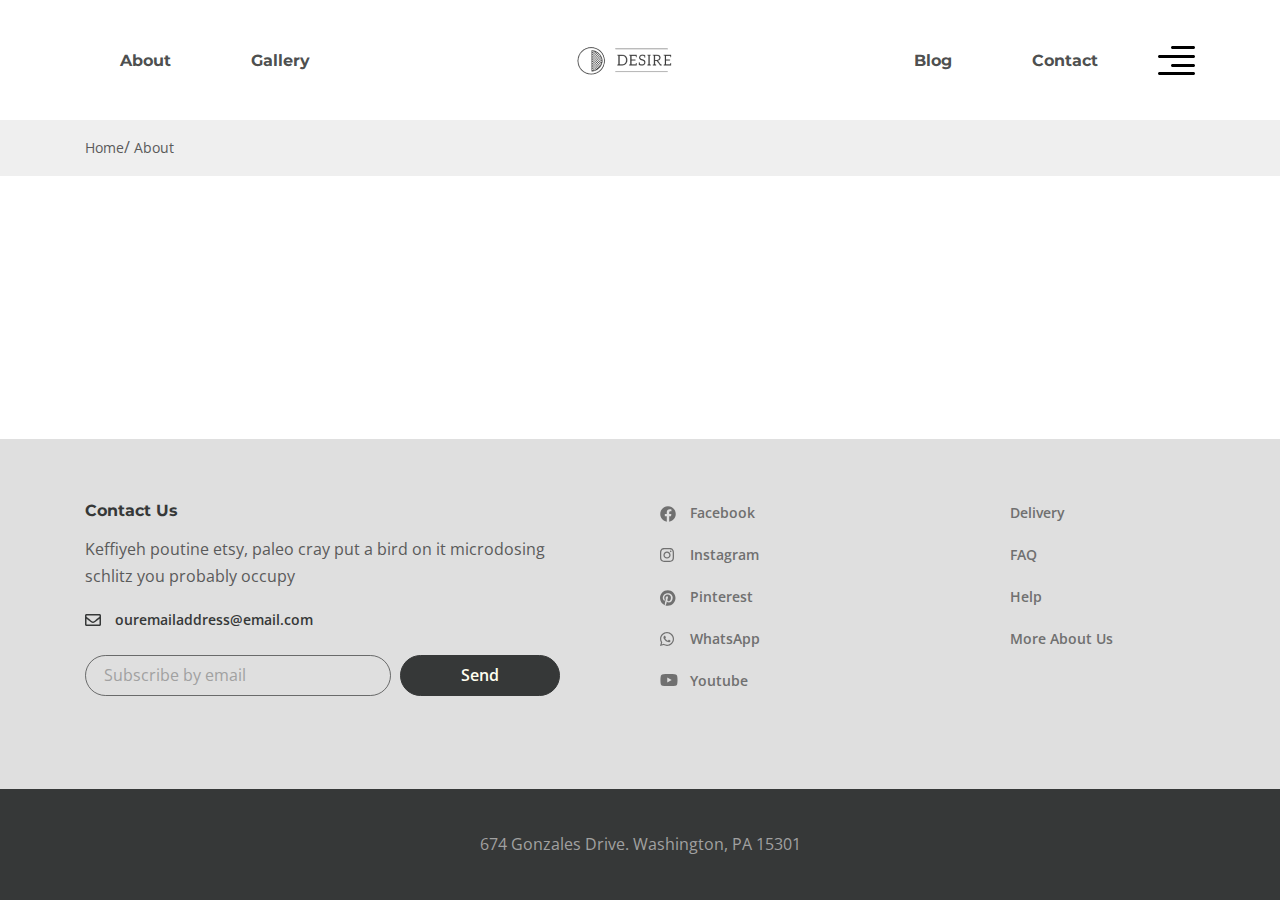
<file: app/page.html>
<!DOCTYPE html>
<html lang="en">

<head>
  <meta charset="UTF-8">
  <meta name="viewport" content="width=device-width, initial-scale=1.0">
  <title>Document</title>
  <link rel="preconnect" href="https://fonts.gstatic.com">
  <link rel="preconnect" href="https://fonts.gstatic.com">
  <link rel="preconnect" href="https://fonts.gstatic.com">
  <link href="https://fonts.googleapis.com/css2?family=Montserrat:wght@700&family=Open+Sans:wght@400;600&display=swap" rel="stylesheet">
  <link rel="stylesheet" href="css/style.min.css">
</head>

<body>
  <div class="wrapper">
    <header class="header">
      <div class="container">
        <div class="header__inner">
          <nav class="menu">
            <ul class="menu__list">
              <li class="menu__list-item"><a class="menu__list-link" href="about.html">About</a></li>
              <li class="menu__list-item"><a class="menu__list-link" href="gallery.html">Gallery</a></li>
            </ul>
          </nav>

          <a href="/" class="logo"><img src="images/logo.png" alt="logo"></a>

          <nav class="menu">
            <ul class="menu__list">
              <li class="menu__list-item"><a class="menu__list-link" href="#">Blog</a></li>
              <li class="menu__list-item"><a class="menu__list-link" href="#">Contact</a></li>
            </ul>
          </nav>

          <button class="header__btn">
            <img src="images/icon_menu.svg" alt="icon_menu">
          </button>

          <div class="rightside-menu rightside-menu--close">
            <button class="rightside-menu__close"><img src="images/close.svg" alt="close"></button>

            <div class="rightside-menu__content">
              <a class="rightside-menu__logo" href="#"><img src="images/logo-rightside-menu.png" alt="logo"></a>

              <h4 class="rightside-menu__title">Furniture for life</h4>
              <p class="rightside-menu__text">Sustainable hot chicken skateboard, dreamcatcher meggings actually squid. Slow-carb everyday carry +1 art party microdosing, put a bird on it brooklyn</p>
              <img class="rightside-menu__img" src="images/content/rightside-menu-img.jpg" alt="rightside-menu-img">
            </div>
          </div>
        </div>
      </div>
    </header>


    <main class="main">
      <div class="breadcrumbs">
        <div class="container">
          <ul class="breadcrumbs__list">
            <li class="breadcrumbs__item"><a class="breadcrumbs__link" href="/">Home</a></li>
            <li class="breadcrumbs__item"><a class="breadcrumbs__link">About</a></li>
          </ul>
        </div>
      </div>

    </main>

    <footer class="footer">
      <div class="footer__content">
        <div class="container">
          <div class="footer__inner">
            <div class="footer__info">
              <h6 class="footer__info-title">Contact Us</h6>
              <p class="footer__info-text">Keffiyeh poutine etsy, paleo cray put a bird on it microdosing schlitz you
                probably occupy</p>
              <a class="email" href="mailto:ouremailaddress@email.com">ouremailaddress@email.com</a>

              <form action="https://postman-echo.com/post" class="footer__form">
                <input class="footer__form-input input" type="email" placeholder="Subscribe by email">
                <button class="form-button">Send</button>
              </form>
            </div>

            <ul class="footer__social">
              <li class="footer__social-item"><a class="footer__social-link footer__social-link--facebook" href="#" aria-label="our page in Facebook">Facebook</a></li>
              <li class="footer__social-item"><a class="footer__social-link footer__social-link--instagram" href="#" aria-label="our page in Instagram">Instagram</a></li>
              <li class="footer__social-item"><a class="footer__social-link footer__social-link--pinterest" href="#" aria-label="our page in Pinterest">Pinterest</a></li>
              <li class="footer__social-item"><a class="footer__social-link footer__social-link--whatsapp" href="#" aria-label="our page in WhatsApp">WhatsApp</a></li>
              <li class="footer__social-item"><a class="footer__social-link footer__social-link--youtube" href="#" aria-label="our page in Youtube">Youtube</a></li>
            </ul>

            <nav class="footer__menu">
              <ul class="footer__menu-list">
                <li class="footer__menu-item"><a href="#" class="footer__menu-link">Delivery</a></li>
                <li class="footer__menu-item"><a href="#" class="footer__menu-link">FAQ</a></li>
                <li class="footer__menu-item"><a href="#" class="footer__menu-link">Help</a></li>
                <li class="footer__menu-item"><a href="#" class="footer__menu-link">More About Us</a></li>
              </ul>
            </nav>
          </div>
        </div>
      </div>

      <div class="footer__copyright">
        <div class="container">674 Gonzales Drive. Washington, PA 15301</div>
      </div>
    </footer>
  </div>



  <script src="js/main.min.js"></script>
</body>

</html>
</file>
<file: app/css/style.min.css>
.menu__list-link,.footer__info-title,.rightside-menu__title,.top__slider-title,.new-collection__title,.collection__info-title,.decor__title,.works-path__title,.works-path__item-title,.blog-box__title,.blog-box__item-title,.about__title,.about__content-title,.inspiration__title,.inspiration__item-text,.inspiration__item-num,.contacts__title,.contacts-slider__title,.blog__sidebar-title,.blog-single__tags-title,.comments__item-name,.add-comments__title{font-family:'Montserrat', sans-serif;font-weight:700}html{-webkit-box-sizing:border-box;box-sizing:border-box}*,*::after,*::before{-webkit-box-sizing:inherit;box-sizing:inherit}ul[class],ol[class]{padding:0}body,h1,h2,h3,h4,h5,h6,p,ul,ol,li,figure,figcaption,blockquote,dl,dd{margin:0;font-size:inherit}ul[class]{list-style:none}img{max-width:100%;display:block}input,button,textarea,select{font:inherit}a{text-decoration:none}.slick-slider{position:relative;display:block;-webkit-box-sizing:border-box;box-sizing:border-box;-webkit-touch-callout:none;-webkit-user-select:none;-moz-user-select:none;-ms-user-select:none;user-select:none;-ms-touch-action:pan-y;touch-action:pan-y;-webkit-tap-highlight-color:transparent}.slick-list{position:relative;overflow:hidden;display:block;margin:0;padding:0}.slick-list:focus{outline:none}.slick-list.dragging{cursor:pointer;cursor:hand}.slick-slider .slick-track,.slick-slider .slick-list{-webkit-transform:translate3d(0, 0, 0);-ms-transform:translate3d(0, 0, 0);transform:translate3d(0, 0, 0)}.slick-track{position:relative;left:0;top:0;display:block;margin-left:auto;margin-right:auto}.slick-track:before,.slick-track:after{content:"";display:table}.slick-track:after{clear:both}.slick-loading .slick-track{visibility:hidden}.slick-slide{float:left;height:100%;min-height:1px;display:none}[dir="rtl"] .slick-slide{float:right}.slick-slide img{display:block}.slick-slide.slick-loading img{display:none}.slick-slide.dragging img{pointer-events:none}.slick-initialized .slick-slide{display:block}.slick-loading .slick-slide{visibility:hidden}.slick-vertical .slick-slide{display:block;height:auto;border:1px solid transparent}.slick-arrow.slick-hidden{display:none}body.compensate-for-scrollbar{overflow:hidden}.fancybox-active{height:auto}.fancybox-is-hidden{left:-9999px;margin:0;position:absolute !important;top:-9999px;visibility:hidden}.fancybox-container{-webkit-backface-visibility:hidden;height:100%;left:0;outline:none;position:fixed;-webkit-tap-highlight-color:transparent;top:0;-ms-touch-action:manipulation;touch-action:manipulation;-webkit-transform:translateZ(0);transform:translateZ(0);width:100%;z-index:99992}.fancybox-container *{-webkit-box-sizing:border-box;box-sizing:border-box}.fancybox-outer,.fancybox-inner,.fancybox-bg,.fancybox-stage{bottom:0;left:0;position:absolute;right:0;top:0}.fancybox-outer{-webkit-overflow-scrolling:touch;overflow-y:auto}.fancybox-bg{background:#1e1e1e;opacity:0;-webkit-transition-duration:inherit;-o-transition-duration:inherit;transition-duration:inherit;-webkit-transition-property:opacity;-o-transition-property:opacity;transition-property:opacity;-webkit-transition-timing-function:cubic-bezier(0.47, 0, 0.74, 0.71);-o-transition-timing-function:cubic-bezier(0.47, 0, 0.74, 0.71);transition-timing-function:cubic-bezier(0.47, 0, 0.74, 0.71)}.fancybox-is-open .fancybox-bg{opacity:.9;-webkit-transition-timing-function:cubic-bezier(0.22, 0.61, 0.36, 1);-o-transition-timing-function:cubic-bezier(0.22, 0.61, 0.36, 1);transition-timing-function:cubic-bezier(0.22, 0.61, 0.36, 1)}.fancybox-infobar,.fancybox-toolbar,.fancybox-caption,.fancybox-navigation .fancybox-button{direction:ltr;opacity:0;position:absolute;-webkit-transition:opacity .25s ease, visibility 0s ease .25s;-o-transition:opacity .25s ease, visibility 0s ease .25s;transition:opacity .25s ease, visibility 0s ease .25s;visibility:hidden;z-index:99997}.fancybox-show-infobar .fancybox-infobar,.fancybox-show-toolbar .fancybox-toolbar,.fancybox-show-caption .fancybox-caption,.fancybox-show-nav .fancybox-navigation .fancybox-button{opacity:1;-webkit-transition:opacity .25s ease 0s, visibility 0s ease 0s;-o-transition:opacity .25s ease 0s, visibility 0s ease 0s;transition:opacity .25s ease 0s, visibility 0s ease 0s;visibility:visible}.fancybox-infobar{color:#ccc;font-size:13px;-webkit-font-smoothing:subpixel-antialiased;height:44px;left:0;line-height:44px;min-width:44px;mix-blend-mode:difference;padding:0 10px;pointer-events:none;top:0;-webkit-touch-callout:none;-webkit-user-select:none;-moz-user-select:none;-ms-user-select:none;user-select:none}.fancybox-toolbar{right:0;top:0}.fancybox-stage{direction:ltr;overflow:visible;-webkit-transform:translateZ(0);transform:translateZ(0);z-index:99994}.fancybox-is-open .fancybox-stage{overflow:hidden}.fancybox-slide{-webkit-backface-visibility:hidden;display:none;height:100%;left:0;outline:none;overflow:auto;-webkit-overflow-scrolling:touch;padding:44px;position:absolute;text-align:center;top:0;-webkit-transition-property:opacity, -webkit-transform;transition-property:opacity, -webkit-transform;-o-transition-property:transform, opacity;transition-property:transform, opacity;transition-property:transform, opacity, -webkit-transform;white-space:normal;width:100%;z-index:99994}.fancybox-slide::before{content:'';display:inline-block;font-size:0;height:100%;vertical-align:middle;width:0}.fancybox-is-sliding .fancybox-slide,.fancybox-slide--previous,.fancybox-slide--current,.fancybox-slide--next{display:block}.fancybox-slide--image{overflow:hidden;padding:44px 0}.fancybox-slide--image::before{display:none}.fancybox-slide--html{padding:6px}.fancybox-content{background:#fff;display:inline-block;margin:0;max-width:100%;overflow:auto;-webkit-overflow-scrolling:touch;padding:44px;position:relative;text-align:left;vertical-align:middle}.fancybox-slide--image .fancybox-content{-webkit-animation-timing-function:cubic-bezier(0.5, 0, 0.14, 1);animation-timing-function:cubic-bezier(0.5, 0, 0.14, 1);-webkit-backface-visibility:hidden;background:transparent;background-repeat:no-repeat;background-size:100% 100%;left:0;max-width:none;overflow:visible;padding:0;position:absolute;top:0;-ms-transform-origin:top left;-webkit-transform-origin:top left;transform-origin:top left;-webkit-transition-property:opacity, -webkit-transform;transition-property:opacity, -webkit-transform;-o-transition-property:transform, opacity;transition-property:transform, opacity;transition-property:transform, opacity, -webkit-transform;-webkit-user-select:none;-moz-user-select:none;-ms-user-select:none;user-select:none;z-index:99995}.fancybox-can-zoomOut .fancybox-content{cursor:-webkit-zoom-out;cursor:zoom-out}.fancybox-can-zoomIn .fancybox-content{cursor:-webkit-zoom-in;cursor:zoom-in}.fancybox-can-swipe .fancybox-content,.fancybox-can-pan .fancybox-content{cursor:-webkit-grab;cursor:grab}.fancybox-is-grabbing .fancybox-content{cursor:-webkit-grabbing;cursor:grabbing}.fancybox-container [data-selectable='true']{cursor:text}.fancybox-image,.fancybox-spaceball{background:transparent;border:0;height:100%;left:0;margin:0;max-height:none;max-width:none;padding:0;position:absolute;top:0;-webkit-user-select:none;-moz-user-select:none;-ms-user-select:none;user-select:none;width:100%}.fancybox-spaceball{z-index:1}.fancybox-slide--video .fancybox-content,.fancybox-slide--map .fancybox-content,.fancybox-slide--pdf .fancybox-content,.fancybox-slide--iframe .fancybox-content{height:100%;overflow:visible;padding:0;width:100%}.fancybox-slide--video .fancybox-content{background:#000}.fancybox-slide--map .fancybox-content{background:#e5e3df}.fancybox-slide--iframe .fancybox-content{background:#fff}.fancybox-video,.fancybox-iframe{background:transparent;border:0;display:block;height:100%;margin:0;overflow:hidden;padding:0;width:100%}.fancybox-iframe{left:0;position:absolute;top:0}.fancybox-error{background:#fff;cursor:default;max-width:400px;padding:40px;width:100%}.fancybox-error p{color:#444;font-size:16px;line-height:20px;margin:0;padding:0}.fancybox-button{background:rgba(30,30,30,0.6);border:0;border-radius:0;-webkit-box-shadow:none;box-shadow:none;cursor:pointer;display:inline-block;height:44px;margin:0;padding:10px;position:relative;-webkit-transition:color .2s;-o-transition:color .2s;transition:color .2s;vertical-align:top;visibility:inherit;width:44px}.fancybox-button,.fancybox-button:visited,.fancybox-button:link{color:#ccc}.fancybox-button:hover{color:#fff}.fancybox-button:focus{outline:none}.fancybox-button.fancybox-focus{outline:1px dotted}.fancybox-button[disabled],.fancybox-button[disabled]:hover{color:#888;cursor:default;outline:none}.fancybox-button div{height:100%}.fancybox-button svg{display:block;height:100%;overflow:visible;position:relative;width:100%}.fancybox-button svg path{fill:currentColor;stroke-width:0}.fancybox-button--play svg:nth-child(2),.fancybox-button--fsenter svg:nth-child(2){display:none}.fancybox-button--pause svg:nth-child(1),.fancybox-button--fsexit svg:nth-child(1){display:none}.fancybox-progress{background:#ff5268;height:2px;left:0;position:absolute;right:0;top:0;-ms-transform:scaleX(0);-webkit-transform:scaleX(0);transform:scaleX(0);-ms-transform-origin:0;-webkit-transform-origin:0;transform-origin:0;-webkit-transition-property:-webkit-transform;transition-property:-webkit-transform;-o-transition-property:transform;transition-property:transform;transition-property:transform, -webkit-transform;-webkit-transition-timing-function:linear;-o-transition-timing-function:linear;transition-timing-function:linear;z-index:99998}.fancybox-close-small{background:transparent;border:0;border-radius:0;color:#ccc;cursor:pointer;opacity:.8;padding:8px;position:absolute;right:-12px;top:-44px;z-index:401}.fancybox-close-small:hover{color:#fff;opacity:1}.fancybox-slide--html .fancybox-close-small{color:currentColor;padding:10px;right:0;top:0}.fancybox-slide--image.fancybox-is-scaling .fancybox-content{overflow:hidden}.fancybox-is-scaling .fancybox-close-small,.fancybox-is-zoomable.fancybox-can-pan .fancybox-close-small{display:none}.fancybox-navigation .fancybox-button{background-clip:content-box;height:100px;opacity:0;position:absolute;top:calc(50% - 50px);width:70px}.fancybox-navigation .fancybox-button div{padding:7px}.fancybox-navigation .fancybox-button--arrow_left{left:0;left:env(safe-area-inset-left);padding:31px 26px 31px 6px}.fancybox-navigation .fancybox-button--arrow_right{padding:31px 6px 31px 26px;right:0;right:env(safe-area-inset-right)}.fancybox-caption{background:-webkit-gradient(linear, left bottom, left top, from(rgba(0,0,0,0.85)), color-stop(50%, rgba(0,0,0,0.3)), color-stop(65%, rgba(0,0,0,0.15)), color-stop(75.5%, rgba(0,0,0,0.075)), color-stop(82.85%, rgba(0,0,0,0.037)), color-stop(88%, rgba(0,0,0,0.019)), to(rgba(0,0,0,0)));background:-o-linear-gradient(bottom, rgba(0,0,0,0.85) 0%, rgba(0,0,0,0.3) 50%, rgba(0,0,0,0.15) 65%, rgba(0,0,0,0.075) 75.5%, rgba(0,0,0,0.037) 82.85%, rgba(0,0,0,0.019) 88%, rgba(0,0,0,0) 100%);background:linear-gradient(to top, rgba(0,0,0,0.85) 0%, rgba(0,0,0,0.3) 50%, rgba(0,0,0,0.15) 65%, rgba(0,0,0,0.075) 75.5%, rgba(0,0,0,0.037) 82.85%, rgba(0,0,0,0.019) 88%, rgba(0,0,0,0) 100%);bottom:0;color:#eee;font-size:14px;font-weight:400;left:0;line-height:1.5;padding:75px 44px 25px 44px;pointer-events:none;right:0;text-align:center;z-index:99996}@supports (padding: max(0px)){.fancybox-caption{padding:75px max(44px,env(safe-area-inset-right)) max(25px,env(safe-area-inset-bottom)) max(44px,env(safe-area-inset-left))}}.fancybox-caption--separate{margin-top:-50px}.fancybox-caption__body{max-height:50vh;overflow:auto;pointer-events:all}.fancybox-caption a,.fancybox-caption a:link,.fancybox-caption a:visited{color:#ccc;text-decoration:none}.fancybox-caption a:hover{color:#fff;text-decoration:underline}.fancybox-loading{-webkit-animation:fancybox-rotate 1s linear infinite;animation:fancybox-rotate 1s linear infinite;background:transparent;border:4px solid #888;border-bottom-color:#fff;border-radius:50%;height:50px;left:50%;margin:-25px 0 0 -25px;opacity:.7;padding:0;position:absolute;top:50%;width:50px;z-index:99999}@-webkit-keyframes fancybox-rotate{100%{-webkit-transform:rotate(360deg);transform:rotate(360deg)}}@keyframes fancybox-rotate{100%{-webkit-transform:rotate(360deg);transform:rotate(360deg)}}.fancybox-animated{-webkit-transition-timing-function:cubic-bezier(0, 0, 0.25, 1);-o-transition-timing-function:cubic-bezier(0, 0, 0.25, 1);transition-timing-function:cubic-bezier(0, 0, 0.25, 1)}.fancybox-fx-slide.fancybox-slide--previous{opacity:0;-webkit-transform:translate3d(-100%, 0, 0);transform:translate3d(-100%, 0, 0)}.fancybox-fx-slide.fancybox-slide--next{opacity:0;-webkit-transform:translate3d(100%, 0, 0);transform:translate3d(100%, 0, 0)}.fancybox-fx-slide.fancybox-slide--current{opacity:1;-webkit-transform:translate3d(0, 0, 0);transform:translate3d(0, 0, 0)}.fancybox-fx-fade.fancybox-slide--previous,.fancybox-fx-fade.fancybox-slide--next{opacity:0;-webkit-transition-timing-function:cubic-bezier(0.19, 1, 0.22, 1);-o-transition-timing-function:cubic-bezier(0.19, 1, 0.22, 1);transition-timing-function:cubic-bezier(0.19, 1, 0.22, 1)}.fancybox-fx-fade.fancybox-slide--current{opacity:1}.fancybox-fx-zoom-in-out.fancybox-slide--previous{opacity:0;-webkit-transform:scale3d(1.5, 1.5, 1.5);transform:scale3d(1.5, 1.5, 1.5)}.fancybox-fx-zoom-in-out.fancybox-slide--next{opacity:0;-webkit-transform:scale3d(0.5, 0.5, 0.5);transform:scale3d(0.5, 0.5, 0.5)}.fancybox-fx-zoom-in-out.fancybox-slide--current{opacity:1;-webkit-transform:scale3d(1, 1, 1);transform:scale3d(1, 1, 1)}.fancybox-fx-rotate.fancybox-slide--previous{opacity:0;-ms-transform:rotate(-360deg);-webkit-transform:rotate(-360deg);transform:rotate(-360deg)}.fancybox-fx-rotate.fancybox-slide--next{opacity:0;-ms-transform:rotate(360deg);-webkit-transform:rotate(360deg);transform:rotate(360deg)}.fancybox-fx-rotate.fancybox-slide--current{opacity:1;-ms-transform:rotate(0deg);-webkit-transform:rotate(0deg);transform:rotate(0deg)}.fancybox-fx-circular.fancybox-slide--previous{opacity:0;-webkit-transform:scale3d(0, 0, 0) translate3d(-100%, 0, 0);transform:scale3d(0, 0, 0) translate3d(-100%, 0, 0)}.fancybox-fx-circular.fancybox-slide--next{opacity:0;-webkit-transform:scale3d(0, 0, 0) translate3d(100%, 0, 0);transform:scale3d(0, 0, 0) translate3d(100%, 0, 0)}.fancybox-fx-circular.fancybox-slide--current{opacity:1;-webkit-transform:scale3d(1, 1, 1) translate3d(0, 0, 0);transform:scale3d(1, 1, 1) translate3d(0, 0, 0)}.fancybox-fx-tube.fancybox-slide--previous{-webkit-transform:translate3d(-100%, 0, 0) scale(0.1) skew(-10deg);transform:translate3d(-100%, 0, 0) scale(0.1) skew(-10deg)}.fancybox-fx-tube.fancybox-slide--next{-webkit-transform:translate3d(100%, 0, 0) scale(0.1) skew(10deg);transform:translate3d(100%, 0, 0) scale(0.1) skew(10deg)}.fancybox-fx-tube.fancybox-slide--current{-webkit-transform:translate3d(0, 0, 0) scale(1);transform:translate3d(0, 0, 0) scale(1)}@media all and (max-height: 576px){.fancybox-slide{padding-left:6px;padding-right:6px}.fancybox-slide--image{padding:6px 0}.fancybox-close-small{right:-6px}.fancybox-slide--image .fancybox-close-small{background:#4e4e4e;color:#f2f4f6;height:36px;opacity:1;padding:6px;right:0;top:0;width:36px}.fancybox-caption{padding-left:12px;padding-right:12px}@supports (padding: max(0px)){.fancybox-caption{padding-left:max(12px,env(safe-area-inset-left));padding-right:max(12px,env(safe-area-inset-right))}}}.fancybox-share{background:#f4f4f4;border-radius:3px;max-width:90%;padding:30px;text-align:center}.fancybox-share h1{color:#222;font-size:35px;font-weight:700;margin:0 0 20px 0}.fancybox-share p{margin:0;padding:0}.fancybox-share__button{border:0;border-radius:3px;display:inline-block;font-size:14px;font-weight:700;line-height:40px;margin:0 5px 10px 5px;min-width:130px;padding:0 15px;text-decoration:none;-webkit-transition:all .2s;-o-transition:all .2s;transition:all .2s;-webkit-user-select:none;-moz-user-select:none;-ms-user-select:none;user-select:none;white-space:nowrap}.fancybox-share__button:visited,.fancybox-share__button:link{color:#fff}.fancybox-share__button:hover{text-decoration:none}.fancybox-share__button--fb{background:#3b5998}.fancybox-share__button--fb:hover{background:#344e86}.fancybox-share__button--pt{background:#bd081d}.fancybox-share__button--pt:hover{background:#aa0719}.fancybox-share__button--tw{background:#1da1f2}.fancybox-share__button--tw:hover{background:#0d95e8}.fancybox-share__button svg{height:25px;margin-right:7px;position:relative;top:-1px;vertical-align:middle;width:25px}.fancybox-share__button svg path{fill:#fff}.fancybox-share__input{background:transparent;border:0;border-bottom:1px solid #d7d7d7;border-radius:0;color:#5d5b5b;font-size:14px;margin:10px 0 0 0;outline:none;padding:10px 15px;width:100%}.fancybox-thumbs{background:#ddd;bottom:0;display:none;margin:0;-webkit-overflow-scrolling:touch;-ms-overflow-style:-ms-autohiding-scrollbar;padding:2px 2px 4px 2px;position:absolute;right:0;-webkit-tap-highlight-color:rgba(0,0,0,0);top:0;width:212px;z-index:99995}.fancybox-thumbs-x{overflow-x:auto;overflow-y:hidden}.fancybox-show-thumbs .fancybox-thumbs{display:block}.fancybox-show-thumbs .fancybox-inner{right:212px}.fancybox-thumbs__list{font-size:0;height:100%;list-style:none;margin:0;overflow-x:hidden;overflow-y:auto;padding:0;position:absolute;position:relative;white-space:nowrap;width:100%}.fancybox-thumbs-x .fancybox-thumbs__list{overflow:hidden}.fancybox-thumbs-y .fancybox-thumbs__list::-webkit-scrollbar{width:7px}.fancybox-thumbs-y .fancybox-thumbs__list::-webkit-scrollbar-track{background:#fff;border-radius:10px;-webkit-box-shadow:inset 0 0 6px rgba(0,0,0,0.3);box-shadow:inset 0 0 6px rgba(0,0,0,0.3)}.fancybox-thumbs-y .fancybox-thumbs__list::-webkit-scrollbar-thumb{background:#2a2a2a;border-radius:10px}.fancybox-thumbs__list a{-webkit-backface-visibility:hidden;backface-visibility:hidden;background-color:rgba(0,0,0,0.1);background-position:center center;background-repeat:no-repeat;background-size:cover;cursor:pointer;float:left;height:75px;margin:2px;max-height:calc(100% - 8px);max-width:calc(50% - 4px);outline:none;overflow:hidden;padding:0;position:relative;-webkit-tap-highlight-color:transparent;width:100px}.fancybox-thumbs__list a::before{border:6px solid #ff5268;bottom:0;content:'';left:0;opacity:0;position:absolute;right:0;top:0;-webkit-transition:all 0.2s cubic-bezier(0.25, 0.46, 0.45, 0.94);-o-transition:all 0.2s cubic-bezier(0.25, 0.46, 0.45, 0.94);transition:all 0.2s cubic-bezier(0.25, 0.46, 0.45, 0.94);z-index:99991}.fancybox-thumbs__list a:focus::before{opacity:.5}.fancybox-thumbs__list a.fancybox-thumbs-active::before{opacity:1}@media all and (max-width: 576px){.fancybox-thumbs{width:110px}.fancybox-show-thumbs .fancybox-inner{right:110px}.fancybox-thumbs__list a{max-width:calc(100% - 10px)}}html,body{height:100%}body{font-family:'Open Sans', sans-serif;font-size:16px;line-height:27px;font-weight:400;color:#5a5a5a;overflow-x:hidden;min-width:320px}.wrapper{display:-webkit-box;display:-ms-flexbox;display:flex;-webkit-box-orient:vertical;-webkit-box-direction:normal;-ms-flex-direction:column;flex-direction:column;min-height:100%}.main{-webkit-box-flex:1;-ms-flex:1 0 auto;flex:1 0 auto}.btn{cursor:pointer;border:none;background-color:transparent;padding:0}.footer{-webkit-box-flex:0;-ms-flex:0 0 auto;flex:0 0 auto}.container{max-width:1140px;margin:0 auto;padding:0 15px}.container-fluid{max-width:1920px;margin:0 auto;padding:0 15px}.slick-dots{display:-webkit-box;display:-ms-flexbox;display:flex;-webkit-box-pack:center;-ms-flex-pack:center;justify-content:center;-webkit-box-align:center;-ms-flex-align:center;align-items:center}.slick-dots li{padding:0 15px}.slick-dots button{background-color:#363838;border:none;width:8px;height:8px;border-radius:50%;padding:0;font-size:0}.slick-dots li.slick-active button{background-color:#ffef35}.email{position:relative;display:inline-block;margin-bottom:22px;padding-left:30px;font-weight:600;font-size:14px;color:#363838}.email::before{content:'';position:absolute;left:0;top:8px;background-image:url(../images/email-icon.svg);background-repeat:no-repeat;width:16px;height:12px}.form-button{padding:6px 60px;background-color:#363838;border:1px solid #363838;border-radius:21px;font-weight:600;color:#fffff0;cursor:pointer;-webkit-transition:background-color .3s ease-in-out;-o-transition:background-color .3s ease-in-out;transition:background-color .3s ease-in-out}.form-button:hover{background-color:#5a5a5a}.input{padding:6px 17px;border:1px solid #dfdfdf;border-radius:20px}.input::-webkit-input-placeholder{font-family:'Open Sans', sans-serif;font-size:16px;line-height:27px;color:#a1a1a1}.input::-moz-placeholder{font-family:'Open Sans', sans-serif;font-size:16px;line-height:27px;color:#a1a1a1}.input:-ms-input-placeholder{font-family:'Open Sans', sans-serif;font-size:16px;line-height:27px;color:#a1a1a1}.input::-ms-input-placeholder{font-family:'Open Sans', sans-serif;font-size:16px;line-height:27px;color:#a1a1a1}.input::placeholder{font-family:'Open Sans', sans-serif;font-size:16px;line-height:27px;color:#a1a1a1}input[type=text]::-ms-clear{display:none;width:0;height:0}input[type=text]::-ms-reveal{display:none;width:0;height:0}input[type="search"]::-webkit-search-decoration,input[type="search"]::-webkit-search-cancel-button,input[type="search"]::-webkit-search-results-button,input[type="search"]::-webkit-search-results-decoration{display:none}.play-popup{position:relative}.play-popup::after{content:'';display:block;width:80px;height:80px;border-radius:50%;background-color:rgba(54,56,56,0.4);-webkit-transition:background-color .3s ease-in-out;-o-transition:background-color .3s ease-in-out;transition:background-color .3s ease-in-out}.play-popup::before{content:'';position:absolute;top:50%;-webkit-transform:translateY(-50%) translateX(-45%);-ms-transform:translateY(-50%) translateX(-45%);transform:translateY(-50%) translateX(-45%);left:50%;width:40px;height:40px;background-image:url(../images/play.svg);background-repeat:no-repeat;background-size:cover}.play-popup:hover::after{background-color:rgba(54,56,56,0.7)}input:focus,textarea:focus{outline:none;border:1px solid #363838}input ::-webkit-input-placeholder, textarea ::-webkit-input-placeholder{font-family:'Open Sans', sans-serif;font-size:14px;line-height:27px;color:#a1a1a1}input ::-moz-placeholder, textarea ::-moz-placeholder{font-family:'Open Sans', sans-serif;font-size:14px;line-height:27px;color:#a1a1a1}input :-ms-input-placeholder, textarea :-ms-input-placeholder{font-family:'Open Sans', sans-serif;font-size:14px;line-height:27px;color:#a1a1a1}input ::-ms-input-placeholder, textarea ::-ms-input-placeholder{font-family:'Open Sans', sans-serif;font-size:14px;line-height:27px;color:#a1a1a1}input ::placeholder,textarea ::placeholder{font-family:'Open Sans', sans-serif;font-size:14px;line-height:27px;color:#a1a1a1}a{-webkit-transition:color 0.3s ease-in-out;-o-transition:color 0.3s ease-in-out;transition:color 0.3s ease-in-out}a:hover{color:#363838}.header__inner{display:-webkit-box;display:-ms-flexbox;display:flex;-webkit-box-pack:justify;-ms-flex-pack:justify;justify-content:space-between;-webkit-box-align:center;-ms-flex-align:center;align-items:center;height:120px}.header__btn{background-color:transparent;border:none;padding:0;cursor:pointer}.logo{margin:0 auto}.menu{padding-right:15px}.menu__list{display:-webkit-box;display:-ms-flexbox;display:flex}.menu__list-item{padding-right:45px;padding-left:35px}.menu__list-link{color:rgba(54,56,56,0.9);line-height:22px}.menu__list-link--active{padding-bottom:4px;position:relative}.menu__list-link--active::after{content:'';position:absolute;bottom:0;left:0;right:0;height:2px;background-color:rgba(54,56,56,0.7);border-radius:1px}.footer__content{padding:60px 0 80px;background-color:#dfdfdf}.footer__inner{display:-webkit-box;display:-ms-flexbox;display:flex;-webkit-box-pack:justify;-ms-flex-pack:justify;justify-content:space-between}.footer__info-title{margin-bottom:14px;font-weight:700;line-height:23px;color:#363838}.footer__info{max-width:540px}.footer__info-text{margin-bottom:16px;max-width:475px}.footer__form{display:-webkit-box;display:-ms-flexbox;display:flex}.footer__form-input{padding:6px 10px 6px 18px;margin-right:9px;width:100%;border:1px solid rgba(54,56,56,0.7);border-radius:21px;background-color:transparent}.footer__social{width:125px;margin-right:auto;margin-left:100px}.footer__social-item,.footer__menu-item{margin-bottom:15px}.footer__social-link,.footer__menu-link{font-weight:600;font-size:14px;color:#707070;-webkit-transition:color 0.3s ease-in-out;-o-transition:color 0.3s ease-in-out;transition:color 0.3s ease-in-out}.footer__social-link:hover,.footer__menu-link:hover{color:#363838}.footer__social-link{padding-left:30px;position:relative}.footer__social-link::before{content:'';position:absolute;left:0;top:3px;width:16px;height:16px;background-repeat:no-repeat}.footer__social-link--facebook::before{background-image:url(../images/facebook.svg)}.footer__social-link--instagram::before{background-image:url(../images/instagram.svg)}.footer__social-link--pinterest::before{background-image:url(../images/pinterest.svg)}.footer__social-link--whatsapp::before{background-image:url(../images/whatsapp.svg)}.footer__social-link--youtube::before{width:19px;background-image:url(../images/youtube.svg)}.footer__menu{width:125px;margin-right:60px}.footer__copyright{padding:42px 0px;text-align:center;background-color:#363838;color:#a1a1a1}.rightside-menu{position:absolute;right:0;top:0;bottom:0;max-width:694px;width:100%;background-color:#fff;padding-top:40px;-webkit-box-shadow:-2px 3px 17px 0 rgba(0,0,0,0.6);box-shadow:-2px 3px 17px 0 rgba(0,0,0,0.6);z-index:100}.rightside-menu.rightside-menu--close{-webkit-transform:translateX(150%);-ms-transform:translateX(150%);transform:translateX(150%);-webkit-transition:-webkit-transform .6s;transition:-webkit-transform .6s;-o-transition:transform .6s;transition:transform .6s;transition:transform .6s, -webkit-transform .6s}.rightside-menu__close{background-color:transparent;border:none;padding:0;cursor:pointer;width:26px;height:26px;margin-left:50px;margin-bottom:60px}.rightside-menu__content{max-width:485px;margin:0 auto;text-align:center}.rightside-menu__logo{margin-bottom:40px;display:inline-block}.rightside-menu__title{font-size:36px;line-height:51px;color:#363838;position:relative;margin-bottom:17px;padding-bottom:17px}.rightside-menu__title::after{content:'';position:absolute;bottom:0;left:0;right:0;max-width:252px;height:1px;margin:0 auto;background-color:#6D7278}.rightside-menu__text{margin-bottom:75px}.rightside-menu__img{max-width:485px}.breadcrumbs{position:relative;z-index:99;padding:14px 0;background-color:rgba(223,223,223,0.5)}.breadcrumbs__list{display:-webkit-box;display:-ms-flexbox;display:flex}.breadcrumbs__item:not(:last-child)::after{content:'/';margin-right:4px}.breadcrumbs__link{font-size:14px;line-height:28px;color:#5a5a5a}.top__inner{padding-bottom:70px;position:relative}.top__inner::after{content:'';position:absolute;background-image:url(../images/slider-bg.jpg);background-repeat:no-repeat;background-position:top center;background-size:cover;width:100%;height:722px;top:0;left:0;z-index:-1}.top__slider-item{display:-webkit-box !important;display:-ms-flexbox !important;display:flex !important;-webkit-box-pack:center;-ms-flex-pack:center;justify-content:center;-webkit-box-align:center;-ms-flex-align:center;align-items:center}.top__slider-img{margin-left:-15%;max-width:703px;height:815px;-o-object-fit:cover;object-fit:cover}.top__slider-info{width:645px;margin-left:25px}.top__slider-title{position:relative;padding-bottom:26px;margin-bottom:26px;font-weight:700;font-size:110px;line-height:134px;color:#363838}.top__slider-title::after{content:'';position:absolute;left:0;bottom:0;width:185px;height:1px;background-color:#6D7278}.top__slider-text{max-width:585px}.new-collection{text-align:center;padding:45px 0 35px}.new-collection__title{padding-bottom:25px;margin-bottom:25px;position:relative;font-size:35px;line-height:51px;color:#363838}.new-collection__title::after{content:'';position:absolute;bottom:0;left:0;right:0;margin:0 auto;width:250px;height:1px;background-color:#6d7278}.new-collection__text{width:730px;margin:0 auto 30px}.collection{display:-ms-grid;display:grid;-ms-grid-columns:(1fr)[5];grid-template-columns:repeat(5, 1fr);grid-gap:30px;padding-bottom:70px}.collection__item{position:relative}.collection__item:hover .collection__info{opacity:1}.collection__img{min-height:350px;-o-object-fit:cover;object-fit:cover}.collection__info{position:absolute;top:0;left:0;right:0;bottom:0;padding:10px;display:-webkit-box;display:-ms-flexbox;display:flex;-webkit-box-orient:vertical;-webkit-box-direction:normal;-ms-flex-direction:column;flex-direction:column;-webkit-box-align:center;-ms-flex-align:center;align-items:center;-webkit-box-pack:center;-ms-flex-pack:center;justify-content:center;background:rgba(255,255,255,0.6);opacity:0;-webkit-transition:opacity .5s;-o-transition:opacity .5s;transition:opacity .5s}.collection__info-title{position:relative;padding-bottom:19px;margin-bottom:19px;font-size:20px;line-height:24px;color:#363838}.collection__info-title::after{content:'';position:absolute;bottom:0;right:0;width:80%;height:1px;margin:0 auto;background-color:#6d7278}.collection__info-text{font-weight:600;font-size:14px;line-height:28px;color:#707070}.decor{padding:170px 0 155px;background-image:url(../images/decor-bg.jpg);background-repeat:no-repeat;background-size:cover;min-height:600px}.decor__title{position:relative;padding-bottom:22px;margin-bottom:22px;max-width:540px;font-weight:700;font-size:60px;line-height:80px;color:#363838}.decor__title::after{content:'';position:absolute;bottom:0;left:0;width:200px;height:1px;background-color:#6d7278}.decor__text{max-width:540px}.works-path{padding:80px 0 30px}.works-path__title{margin-bottom:40px;font-size:36px;line-height:51px;text-align:center;color:#363838}.works-path__items--box{display:-webkit-box;display:-ms-flexbox;display:flex;position:relative;border-bottom:2px solid rgba(54,56,56,0.7)}.works-path__items--box::before{content:'';position:absolute;left:0;bottom:-6px;width:10px;height:10px;border-radius:50%;background-color:#363838}.works-path__item{position:relative;max-width:250px}.works-path__item--production{margin-left:317px}.works-path__item--measurements::after,.works-path__item--production::after{content:'';position:absolute;bottom:0;left:0;height:20px;width:2px;background-color:rgba(54,56,56,0.7)}.works-path__item--measurements{margin-left:306px;padding-top:30px}.works-path__item--measurements::after{top:0;left:0}.works-path__item--production,.works-path__item--designer{padding-bottom:30px}.works-path__item-title{position:relative;padding-left:51px;margin-bottom:18px;padding-top:13px;color:#363838}.works-path__item-title::before{content:'';position:absolute;left:0;top:3px;width:42px;height:42px;background-repeat:no-repeat}.works-path__item-title--designer::before{background-image:url(../images/designer-tool.svg)}.works-path__item-title--production::before{background-image:url(../images/production.svg)}.works-path__item-title--measurements::before{top:14px;background-image:url(../images/measurements.svg)}.gallery{padding-top:80px;padding-bottom:90px}.gallery__buttons{text-align:center;margin-bottom:40px}.gallery__btn{padding:6px 16px;border:1px solid rgba(69,70,71,0.5);border-radius:20px;cursor:pointer;color:#8f8d8d;background-color:transparent;font-weight:600;font-size:14px}.gallery__btn:not(:last-child){margin-right:25px}.gallery__btn:focus{outline:none;border:1px solid #363838;border-radius:20px}.gallery .mixitup-control-active{border:1px solid rgba(255,239,53,0.5);background-color:rgba(255,239,53,0.5);color:#363838}.gallery .mixitup-control-active:focus{outline:none;border:1px solid #363838;border-radius:20px}.gallery__items{display:-ms-grid;display:grid;-ms-grid-columns:(1fr)[4];grid-template-columns:repeat(4, 1fr);-ms-grid-rows:(1fr)[2];grid-template-rows:repeat(2, 1fr);grid-gap:30px 35px}.gallery__item:first-child{-ms-grid-column-span:2;grid-column:span 2;-ms-grid-row-span:2;grid-row:span 2}.gallery__img{-o-object-fit:cover;object-fit:cover;width:100%;height:100%;max-height:1148px}.gallery.gallery-page .gallery__item:nth-child(8){-ms-grid-column-span:2;grid-column:span 2;-ms-grid-row-span:2;grid-row:span 2}.blog-box{padding-bottom:100px}.blog-box__title{margin:0 auto 30px;max-width:430px;color:#363838;font-size:36px;line-height:51px;text-align:center}.blog-box__items{display:-ms-grid;display:grid;-ms-grid-columns:1fr 1fr;grid-template-columns:1fr 1fr;grid-gap:30px}.blog-box__img-link{display:inline-block;margin-bottom:20px}.blog-box__links{margin-bottom:9px}.blog-box__date,.blog-box__author,.blog-box__theme{font-weight:600;font-size:14px;line-height:28px;color:#707070}.blog-box__item-title{font-size:24px;line-height:38px;color:#363838}.about__preview{padding:160px 0;margin-top:-55px;background-image:url(../images/about-bg.jpg);background-repeat:no-repeat;background-position:top center;background-size:cover}.about__title{text-align:center;font-size:60px;line-height:80px;color:#363838}.about__content{padding:130px 0 40px}.about__content-title{margin-bottom:20px;padding-bottom:20px;position:relative;max-width:75%;color:#363838;font-size:36px;line-height:60px}.about__content-title::after{content:'';position:absolute;left:0;bottom:0;width:200px;height:1px;background-color:#6D7278}.about__content-text{padding-left:284px}.about__content-text p{margin-bottom:30px}.about__popup{display:-webkit-box;display:-ms-flexbox;display:flex;-webkit-box-pack:center;-ms-flex-pack:center;justify-content:center;-webkit-box-align:center;-ms-flex-align:center;align-items:center;background-image:url(../images/video-bg.jpg);background-repeat:no-repeat;background-size:cover;background-position:top center;min-height:404px}.inspiration{position:relative;padding-top:100px}.inspiration::after{content:'';position:absolute;bottom:0;left:0;right:0;height:362px;background-image:url(../images/inspiration-bg.jpg);background-repeat:no-repeat;z-index:-1}.inspiration__inner{display:-webkit-box;display:-ms-flexbox;display:flex;-webkit-box-pack:center;-ms-flex-pack:center;justify-content:center;-webkit-box-align:center;-ms-flex-align:center;align-items:center}.inspiration__img{margin-right:78px;margin-left:-230px}.inspiration__content{max-width:825px}.inspiration__title{position:relative;margin-bottom:24px;padding-bottom:15px;color:#363838;font-size:36px;line-height:60px}.inspiration__title::after{content:'';position:absolute;left:0;bottom:0;width:200px;height:1px;background-color:#6D7278}.inspiration__text{margin-bottom:30px}.inspiration__item-content{display:-webkit-box;display:-ms-flexbox;display:flex;-webkit-box-pack:justify;-ms-flex-pack:justify;justify-content:space-between;padding-bottom:14px;border-bottom:2px solid #fff;border-radius:4px}.inspiration__item{margin-bottom:33px}.inspiration__item-text,.inspiration__item-num{line-height:23px;color:#363838}.inspiration__line{margin-top:-2px;height:2px;border-radius:4px;background-color:#363838}.partners{padding-top:16px;padding-bottom:60px}.partners__list{display:-webkit-box;display:-ms-flexbox;display:flex;-webkit-box-pack:justify;-ms-flex-pack:justify;justify-content:space-between}.map{margin-top:-53px;margin-bottom:50px}.contacts{padding-bottom:100px}.contacts__title{position:relative;margin-bottom:40px;padding-bottom:19px;color:#363838;font-size:36px;line-height:60px}.contacts__title::after{content:'';position:absolute;left:0;bottom:0;width:200px;height:2px;background-color:#6D7278}.contacts__content{padding-left:284px}.contacts__social-list{display:-webkit-box;display:-ms-flexbox;display:flex;-webkit-box-align:center;-ms-flex-align:center;align-items:center;margin-bottom:29px}.contacts__social-item{-webkit-box-align:center;-ms-flex-align:center;align-items:center}.contacts__social-item:not(:last-child){margin-right:50px}.contacts__social-link{display:inline-block;position:relative;width:19px;height:16px}.contacts__social-link::before{content:'';position:absolute;left:0;top:2px;width:19px;height:16px;background-repeat:no-repeat}.contacts__text{margin-bottom:15px;color:#a1a1a1}.contacts__phone{color:inherit}.contacts__address{font-style:normal}.contacts__city{margin-bottom:16px}.contacts__form{display:-webkit-box;display:-ms-flexbox;display:flex;-webkit-box-pack:justify;-ms-flex-pack:justify;justify-content:space-between;-ms-flex-wrap:wrap;flex-wrap:wrap}.contacts__form-input{margin-bottom:13px;width:49%}.contacts__form-message{padding:14px 17px;margin-bottom:20px;width:100%;min-height:125px;border:1px solid #dfdfdf;border-radius:24px;resize:none}.contacts-slider{padding-bottom:102px}.contacts-slider__link{max-width:170px;position:relative;margin-bottom:20px}.contacts-slider__img{width:170px;height:170px;-o-object-fit:cover;object-fit:cover}.contacts-slider__title{position:absolute;top:0;left:0;right:0;bottom:0;display:-webkit-box;display:-ms-flexbox;display:flex;-webkit-box-pack:justify;-ms-flex-pack:justify;justify-content:space-between;-webkit-box-align:center;-ms-flex-align:center;align-items:center;color:rgba(54,56,56,0.9);line-height:22px;background-color:rgba(255,255,255,0.6);text-align:center;opacity:0;-webkit-transition:opacity .5s;-o-transition:opacity .5s;transition:opacity .5s;padding:0 5px}.contacts-slider__title:hover{opacity:1}.sidebar{max-width:350px}.sidebar__form{position:relative;margin-bottom:40px}.sidebar__input{width:100%;padding:6px 38px 6px 18px;border:1px solid rgba(54,56,56,0.7);border-radius:21px;background-color:transparent;color:#5a5a5a}.sidebar__search-button{position:absolute;top:10px;right:19px}.blog{padding:60px 0 100px}.blog__items{max-width:730px;margin-right:30px}.blog__item{margin-bottom:80px}.blog__item-img{margin-bottom:24px}.blog__item-date,.blog__item-author,.blog__item-theme{font-weight:600;font-size:14px;line-height:28px;color:#707070}.blog__item-title{margin-bottom:6px}.blog__item-link{font-family:'Montserrat', sans-serif;font-weight:700;font-size:24px;line-height:38px;color:#363838}.blog__blockquote{padding:54px 64px;margin-bottom:50px;background-color:rgba(223,223,223,0.5);font-style:italic;font-weight:300;font-size:24px;line-height:38px;text-align:center;color:#363838}.blog__blockquote-author{margin-top:23px;padding-top:23px;position:relative;font-family:'Montserrat', sans-serif;font-weight:700;font-size:16px;line-height:22px;text-align:center;color:rgba(54,56,56,0.9)}.blog__blockquote-author::after{content:'';position:absolute;left:50%;-webkit-transform:translate(-50%);-ms-transform:translate(-50%);transform:translate(-50%);top:0;width:200px;height:1px;background-color:#6D7278}.blog__inner{display:-webkit-box;display:-ms-flexbox;display:flex;-webkit-box-pack:justify;-ms-flex-pack:justify;justify-content:space-between}.blog__category{margin-bottom:47px}.blog__sidebar-title{line-height:23px}.blog__category-title{margin-bottom:15px}.blog__category-item:not(:last-child){margin-bottom:12px}.blog__category-link{color:#5a5a5a}.blog__tags{margin-bottom:50px}.blog__tags-title{margin-bottom:18px}.blog__tags-link{display:inline-block;padding:0 16px;margin-bottom:10px;font-weight:600;font-size:14px;line-height:28px;color:#8f8d8d;border:1px solid rgba(69,70,71,0.5);border-radius:14px;-webkit-transition:border 0.3s ease-in-out,background-color 0.3s ease-in-out,color 0.3s ease-in-out;-o-transition:border 0.3s ease-in-out,background-color 0.3s ease-in-out,color 0.3s ease-in-out;transition:border 0.3s ease-in-out,background-color 0.3s ease-in-out,color 0.3s ease-in-out}.blog__tags-link:hover{border:1px solid rgba(255,239,53,0.5);background-color:rgba(255,239,53,0.5);color:#363838}.blog__tags-link:not(:last-child){margin-right:10px}.blog__social-list{display:-webkit-box;display:-ms-flexbox;display:flex}.blog__social-item:not(:last-child){margin-right:20px}.blog__social-link{display:inline-block;position:relative;width:18px;height:16px}.blog__social-link::before{content:'';position:absolute;left:0;top:0;width:18px;height:16px;background-repeat:no-repeat}.resent-posts{margin-bottom:50px}.resent-posts__title{margin-bottom:24px}.resent-posts__item{margin-bottom:11px;color:#a1a1a1}.resent-posts__link{display:block;color:#5a5a5a}.resent-posts__date,.resent-posts__author{font-size:14px;line-height:28px;color:#a1a1a1}.article-video__box{position:relative}.article-video__play{position:absolute;top:50%;left:50%;-webkit-transform:translate(-50%, -50%);-ms-transform:translate(-50%, -50%);transform:translate(-50%, -50%)}.article-slider__box{position:relative}.article-slider__btn{position:absolute;top:50%;-webkit-transform:translateY(-50%);-ms-transform:translateY(-50%);transform:translateY(-50%);z-index:10;width:10px;height:17px;background-repeat:no-repeat;background-size:contain}.article-slider__prev{left:16px;background-image:url(../images/arrow-slide-prev.svg)}.article-slider__next{right:16px;background-image:url(../images/arrow-slide-next.svg)}.pagination{display:-webkit-box;display:-ms-flexbox;display:flex;-webkit-box-pack:center;-ms-flex-pack:center;justify-content:center;-webkit-box-align:center;-ms-flex-align:center;align-items:center}.pagination__list{display:-webkit-box;display:-ms-flexbox;display:flex}.pagination__item,.pagination__arrow{margin:0 6px}.pagination__arrow-disabled{opacity:0;pointer-events:none}.pagination__num{font-weight:600;font-size:14px;line-height:28px;color:#707070}.pagination__num-active{color:#363838}.blog-single__item p{margin-bottom:40px}.blog-single__item blockquote{padding:54px 42px;margin-bottom:30px;font-style:italic;font-weight:300;font-size:24px;line-height:38px;color:#363838}.blog-single__item .blog__blockquote-author{text-align:left}.blog-single__item .blog__blockquote-author::after{content:'';position:absolute;left:15%;top:0;width:200px;height:1px;background-color:#6D7278}.blog-single__tags{padding-bottom:29px}.blog-single__tags-title{margin-bottom:15px;line-height:23px}.blog-single__tags-link{display:inline-block;padding:0 16px;margin-bottom:10px;font-weight:600;font-size:14px;line-height:28px;color:#8f8d8d;border:1px solid rgba(69,70,71,0.5);border-radius:14px;-webkit-transition:border 0.3s ease-in-out,background-color 0.3s ease-in-out,color 0.3s ease-in-out;-o-transition:border 0.3s ease-in-out,background-color 0.3s ease-in-out,color 0.3s ease-in-out;transition:border 0.3s ease-in-out,background-color 0.3s ease-in-out,color 0.3s ease-in-out}.blog-single__tags-link:hover{border:1px solid rgba(255,239,53,0.5);background-color:rgba(255,239,53,0.5);color:#363838}.blog-single__tags-link:not(:last-child){margin-right:23px}.blog-single__nav{display:-webkit-box;display:-ms-flexbox;display:flex;-webkit-box-pack:justify;-ms-flex-pack:justify;justify-content:space-between;padding:40px 0 32px;margin-bottom:35px;border-top:1px solid #dfdfdf;border-bottom:1px solid #dfdfdf}.blog-single__nav-link{max-width:290px;font-weight:600;font-size:14px;line-height:28px;color:#707070}.blog-single .link-prev{padding-left:44px;background-image:url(../images/link-prev.svg);background-repeat:no-repeat;background-position:left center}.blog-single .link-next{padding-right:44px;text-align:right;background-image:url(../images/link-next.svg);background-repeat:no-repeat;background-position:right center}.comments{margin-bottom:40px}.comments__title{margin-bottom:20px;font-size:20px;line-height:31px;color:#363838}.comments__item{display:-webkit-box;display:-ms-flexbox;display:flex;-webkit-box-pack:justify;-ms-flex-pack:justify;justify-content:space-between;-webkit-box-align:start;-ms-flex-align:start;align-items:flex-start}.comments__item-avatar{margin-right:13px;width:64px;height:64px;-o-object-fit:cover;object-fit:cover;border-radius:50%}.comments__item__info{display:-webkit-box;display:-ms-flexbox;display:flex;-webkit-box-orient:vertical;-webkit-box-direction:normal;-ms-flex-direction:column;flex-direction:column}.comments__item-name{font-size:16px;line-height:23px;color:#363838}.comments__item-date{margin-bottom:10px;font-size:14px;line-height:28px;color:#a1a1a1}.comments__item-btn{margin-left:5px;font-weight:600;font-size:14px;line-height:28px;color:#707070}.add-comments__title{margin-bottom:25px;font-size:16px;line-height:23px;color:#363838}.add-comments__textarea{padding:14px 15px;width:100%;min-height:125px;border:1px solid #dfdfdf;border-radius:24px;resize:none;color:#5a5a5a}.add-comments__input{padding:6px 15px;margin-bottom:22px;width:360px;border:1px solid #dfdfdf;border-radius:24px;color:#5a5a5a}.add-comments__input:first-child{margin-right:10px}.add-comments input[type="checkbox"]{width:1px;height:1px;opacity:0;margin:0}.add-comments__checkbox-text{padding-left:32px;position:relative}.add-comments__checkbox-text::before{content:'';position:absolute;top:0;left:0;display:inline-block;width:21px;height:21px;border:1px solid #979797}.add-comments__checkbox-text::after{content:'';position:absolute;left:7px;top:2px;width:7px;height:13px;border-bottom:2px solid #363838;border-right:2px solid #363838;-webkit-transform:rotate(45deg);-ms-transform:rotate(45deg);transform:rotate(45deg);opacity:0}.add-comments input[type="checkbox"]:checked+.add-comments__checkbox-text::after{opacity:1}.add-comments__label{display:block;margin-bottom:20px;font-size:14px;color:#a1a1a1}
</file>
